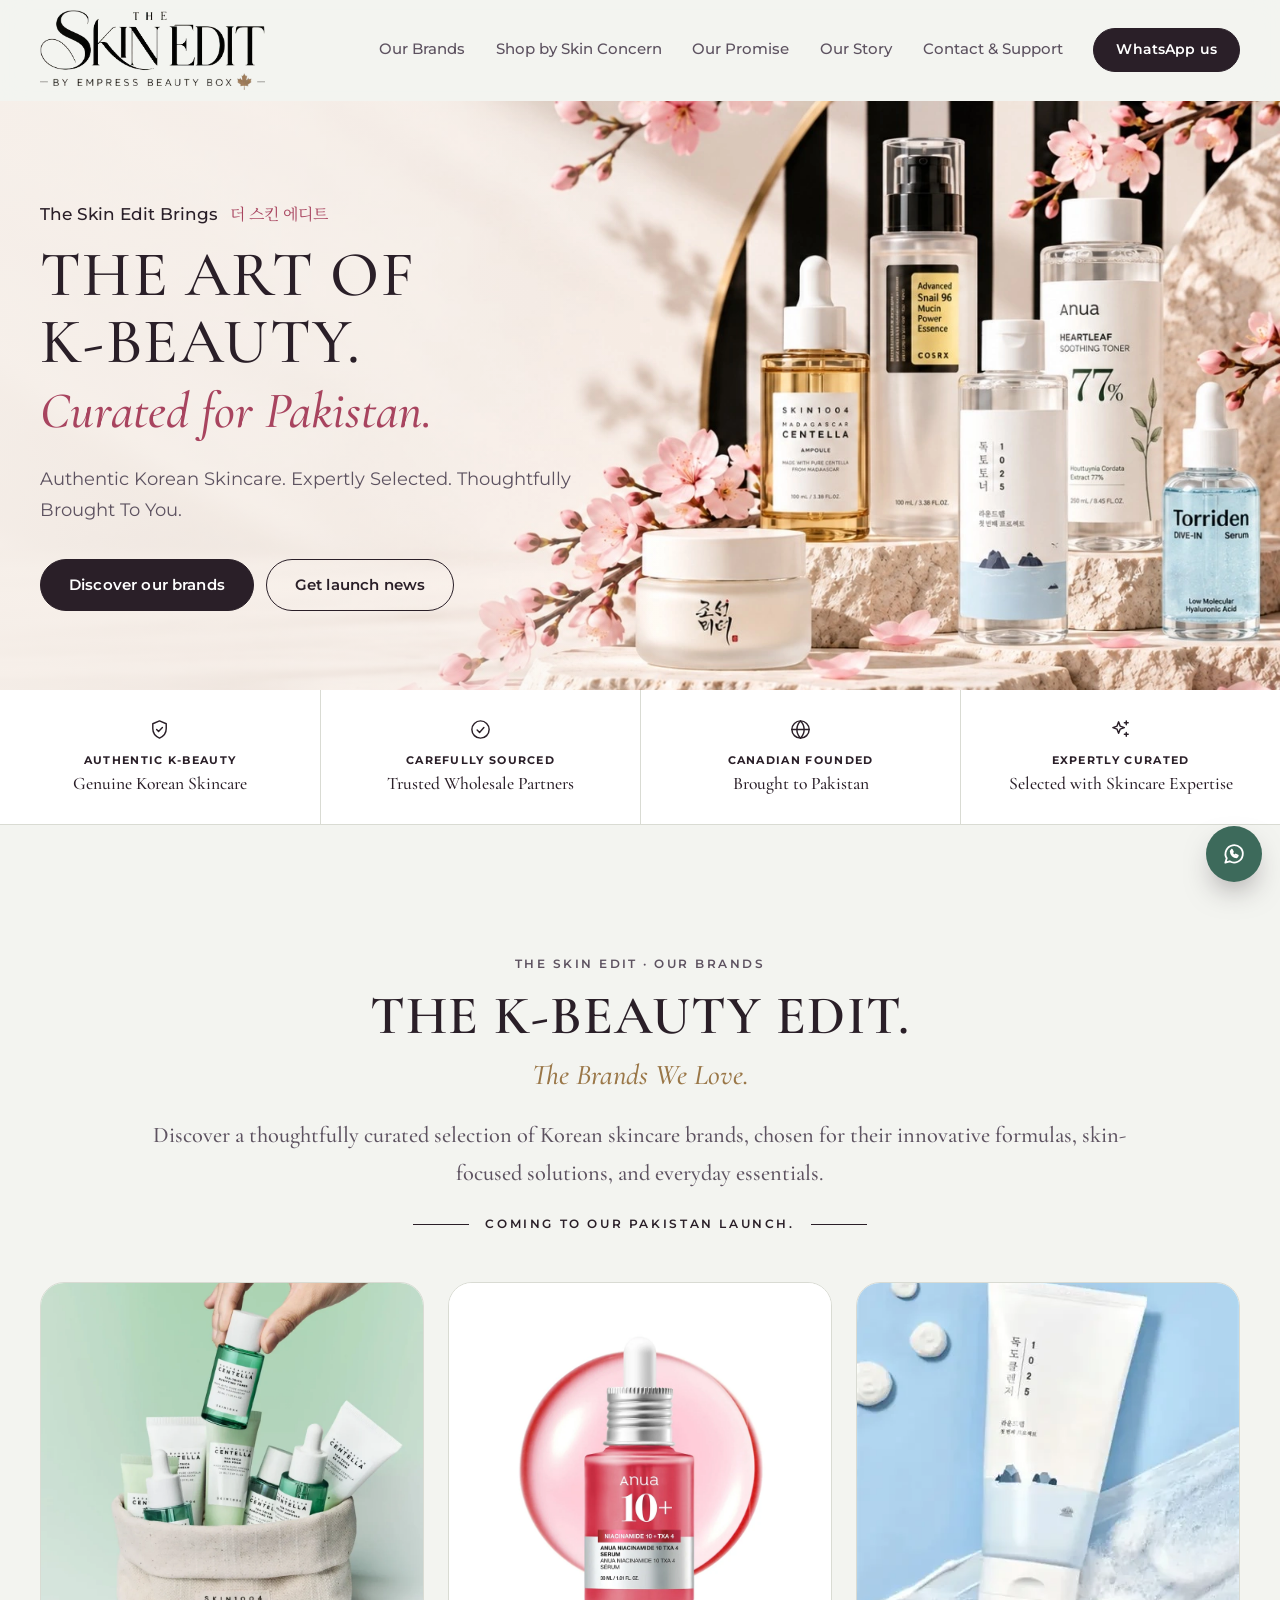
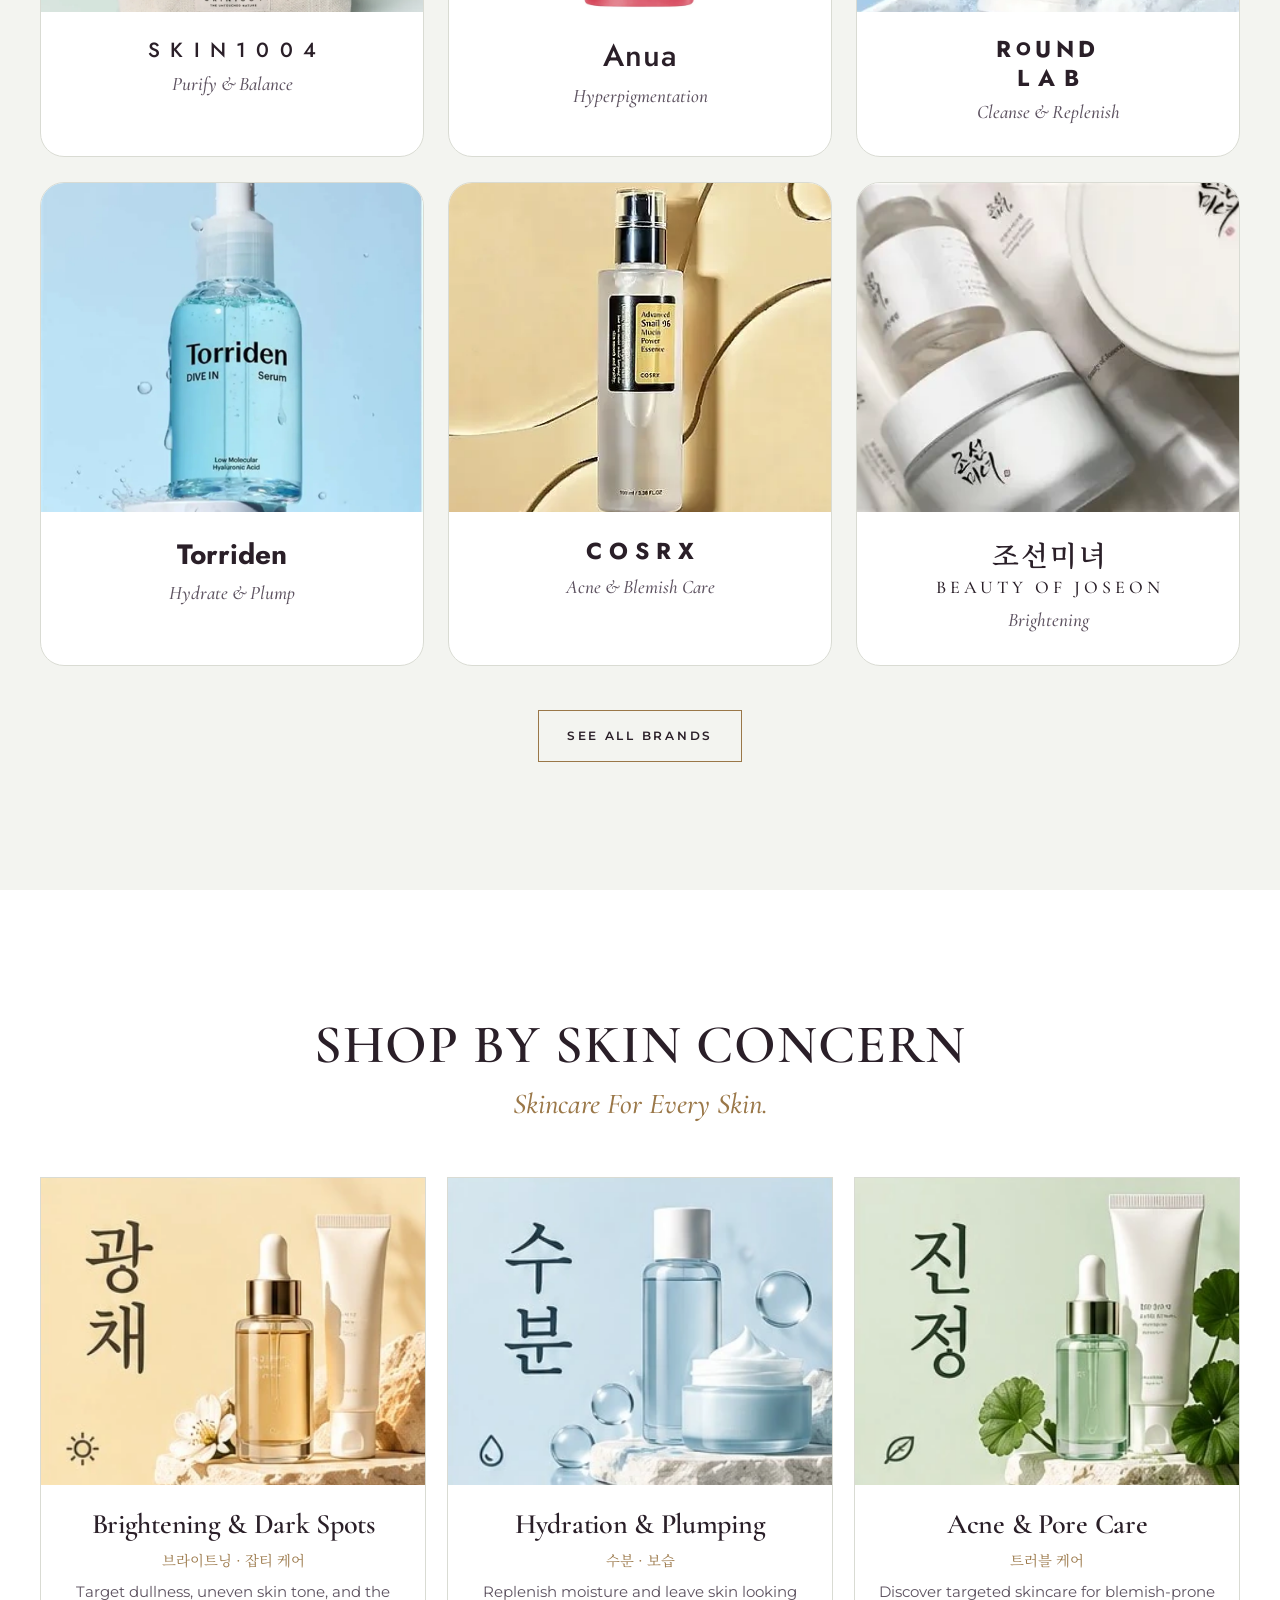
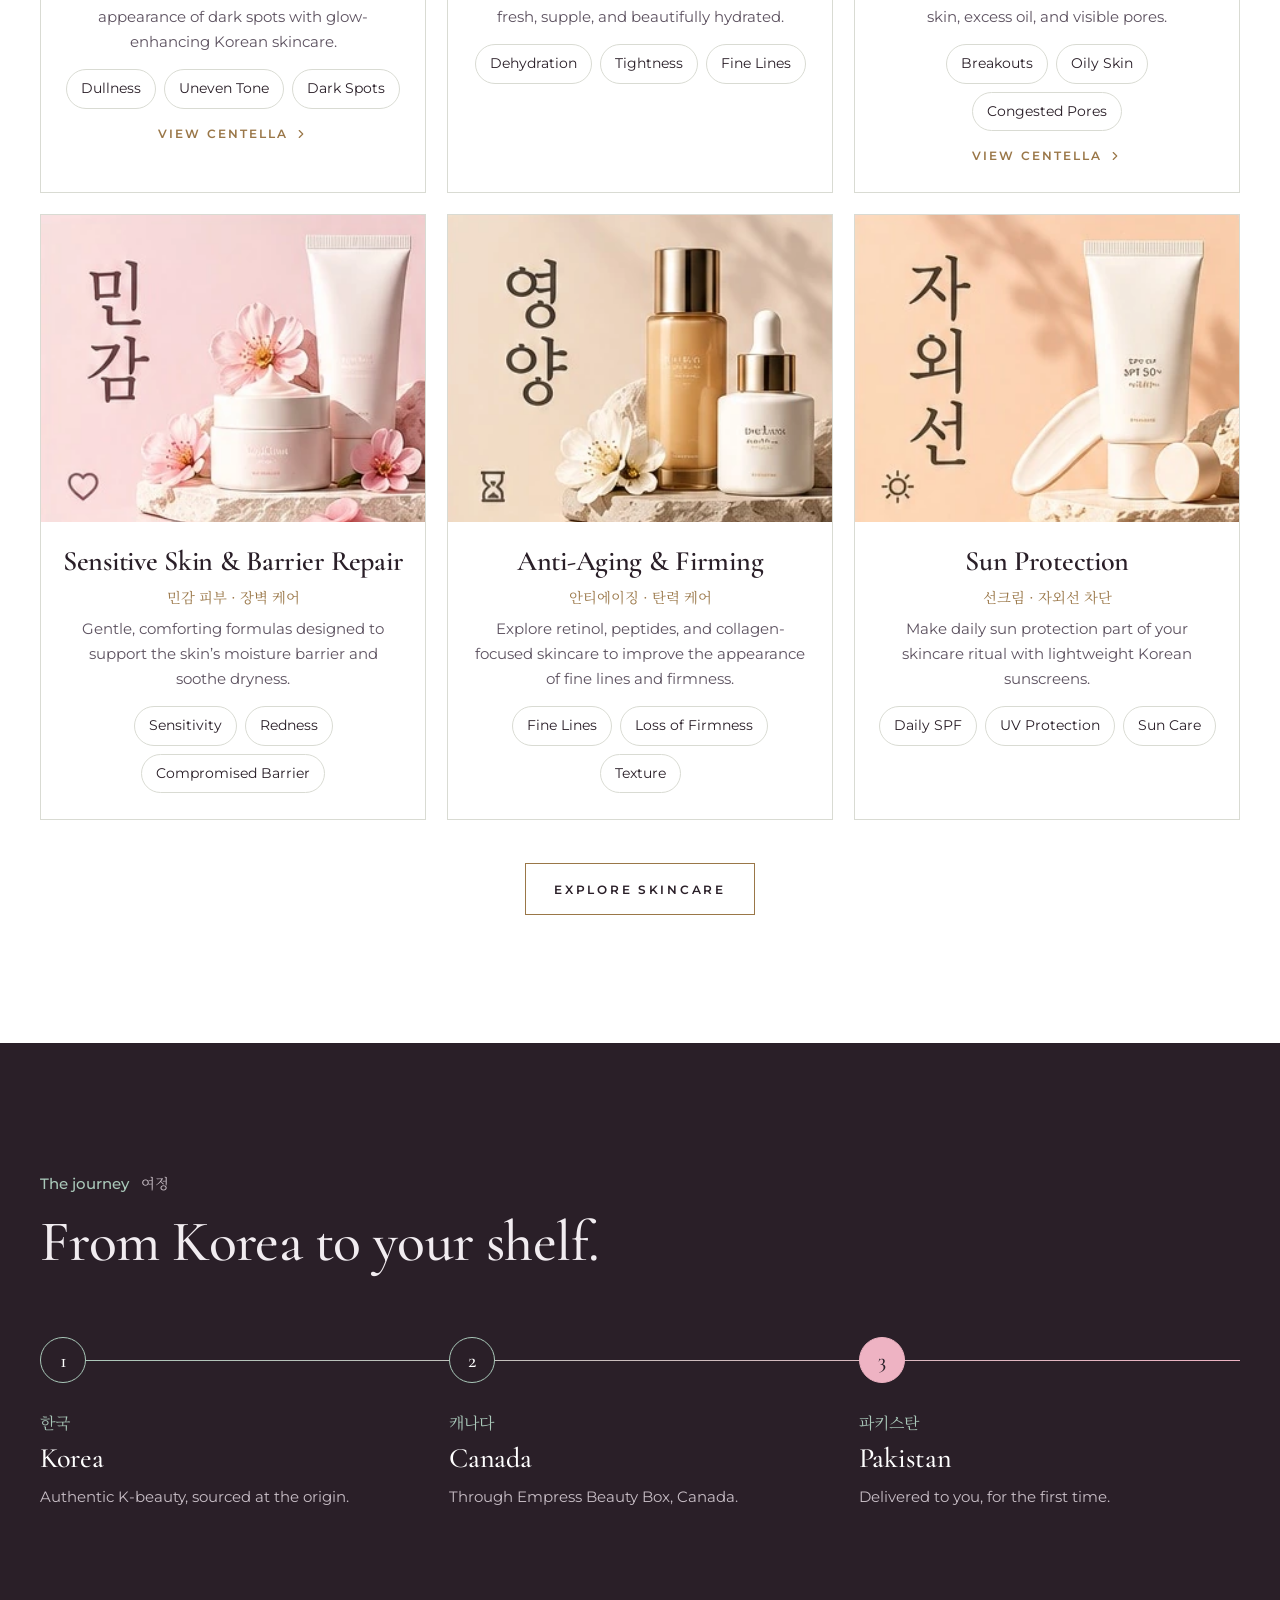
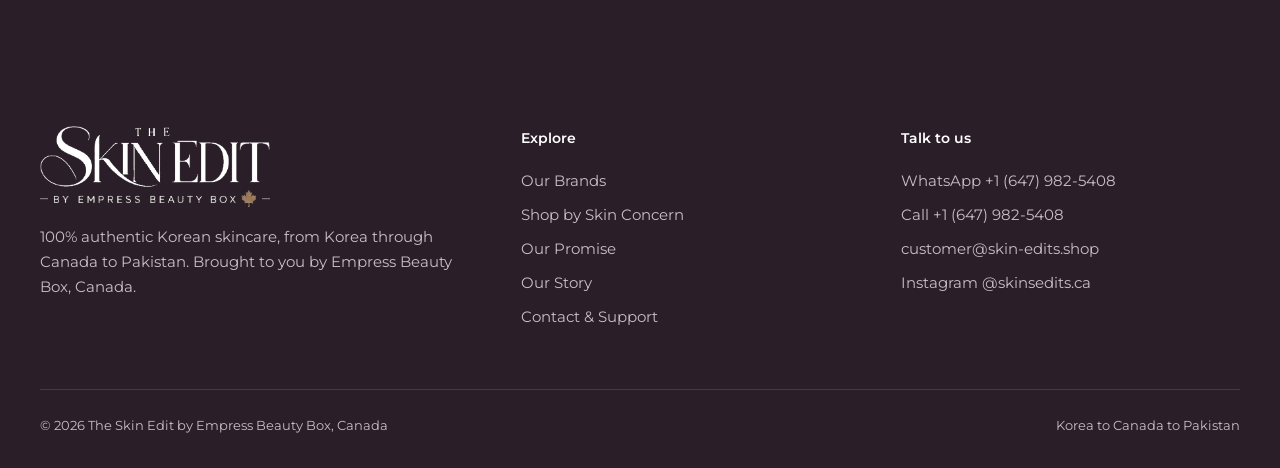
<file: index.html>
<!DOCTYPE html>
<html lang="en">
<head>
  <meta charset="UTF-8" />
  <meta name="viewport" content="width=device-width, initial-scale=1.0" />
  <title>The Skin Edit | Korean Skincare, Coming Soon to Pakistan</title>
  <meta name="description" content="The Skin Edit by Empress Beauty Box: 100% authentic Korean beauty, straight from Canada to Pakistan. Coming soon, for the first time in Pakistan." />
  <link rel="canonical" href="https://skin-edit.ca/" />
  <link rel="icon" type="image/png" sizes="32x32" href="images/favicon-32.png" />
  <link rel="apple-touch-icon" href="images/apple-touch-icon.png" />
  <meta name="theme-color" content="#f3f4f0" />
  <meta property="og:type" content="website" />
  <meta property="og:site_name" content="The Skin Edit" />
  <meta property="og:title" content="The Skin Edit | Korean Skincare, Coming Soon to Pakistan" />
  <meta property="og:description" content="The Skin Edit by Empress Beauty Box: 100% authentic Korean beauty, straight from Canada to Pakistan. Coming soon, for the first time in Pakistan." />
  <meta property="og:url" content="https://skin-edit.ca/" />
  <meta property="og:image" content="https://skin-edit.ca/images/og-image.jpg" />
  <meta property="og:image:width" content="1200" />
  <meta property="og:image:height" content="630" />
  <meta name="twitter:card" content="summary_large_image" />
  <link rel="preload" href="fonts/cormorant-garamond-500-normal.woff2" as="font" type="font/woff2" crossorigin />
  <link rel="preload" href="fonts/montserrat-400.woff2" as="font" type="font/woff2" crossorigin />
  <link rel="stylesheet" href="css/styles.css?v=20261101d" />
  <link rel="stylesheet" href="css/concern-panel.css?v=5" />
</head>
<body>
  <a class="skip" href="#main">Skip to content</a>

  <header class="header">
    <div class="container header-row">
      <a href="index.html" class="logo"><img src="images/logo.webp?v=2" alt="The Skin Edit by Empress Beauty Box, home" width="697" height="245" /></a>
      <nav class="nav" aria-label="Main">
        <a href="brands.html">Our Brands</a>
        <a href="ranges.html">Shop by Skin Concern</a>
        <a href="promise.html">Our Promise</a>
        <a href="journey.html">Our Story</a>
        <a href="contact.html">Contact &amp; Support</a>
        <a href="https://wa.me/16479825408" class="btn" target="_blank" rel="noopener">WhatsApp us</a>
      </nav>
      <button class="menu-btn" id="menuBtn" aria-label="Open menu" aria-expanded="false" aria-controls="mobileMenu"><span></span><span></span><span></span></button>
    </div>
  </header>
  <nav class="mobile-menu" id="mobileMenu" aria-label="Mobile">
    <a href="index.html" aria-current="page">Home</a>
    <a href="brands.html">Our Brands</a>
    <a href="ranges.html">Shop by Skin Concern</a>
    <a href="promise.html">Our Promise</a>
    <a href="journey.html">Our Story</a>
    <a href="contact.html">Contact &amp; Support</a>
    <a href="https://wa.me/16479825408" target="_blank" rel="noopener">WhatsApp us</a>
  </nav>

  <main id="main">
    <section class="hero">
      <div class="container hero-grid">
        <div>
          <p class="kicker brings intro" style="--d: .05s"><span>The Skin Edit Brings</span><span lang="ko">더 스킨 에디트</span></p>
          <h1 class="intro hero-title" style="--d: .15s">THE ART OF <span class="nowrap">K-BEAUTY.</span> <span class="soft">Curated for Pakistan.</span></h1>
          <p class="lead intro" style="--d: .3s">Authentic Korean Skincare. Expertly Selected. Thoughtfully Brought To You.</p>
          <div class="actions intro" style="--d: .45s">
            <a href="brands.html" class="btn">Discover our brands</a>
            <a href="https://wa.me/16479825408?text=Hi%20The%20Skin%20Edit%2C%20please%20tell%20me%20when%20you%20launch%20in%20Pakistan." class="btn btn-line" target="_blank" rel="noopener">Get launch news</a>
          </div>
        </div>
      </div>
      <div class="hero-photo intro" style="--d: .1s">
        <img src="images/hero.webp"
             alt="ROUND LAB, SKIN1004, COSRX, Anua, Torriden and Beauty of Joseon skincare among cherry blossoms" width="1600" height="900" fetchpriority="high" />
      </div>
    </section>

    <section class="facts" aria-label="Why The Skin Edit">
      <div class="container facts-grid">
        <div class="fact">
          <svg viewBox="0 0 24 24" aria-hidden="true"><path d="M12 3l7 3v5c0 5-3.5 8.5-7 10-3.5-1.5-7-5-7-10V6l7-3z" /><path d="M9 12l2 2 4-4" /></svg>
          <strong>Authentic K-Beauty</strong><span>Genuine Korean Skincare</span>
        </div>
        <div class="fact">
          <svg viewBox="0 0 24 24" aria-hidden="true"><circle cx="12" cy="12" r="9" /><path d="M8.5 12.5l2.5 2.5 4.5-5" /></svg>
          <strong>Carefully Sourced</strong><span>Trusted Wholesale Partners</span>
        </div>
        <div class="fact">
          <svg viewBox="0 0 24 24" aria-hidden="true"><circle cx="12" cy="12" r="9" /><path d="M3 12h18M12 3c2.5 2.6 3.8 5.6 3.8 9s-1.3 6.4-3.8 9c-2.5-2.6-3.8-5.6-3.8-9S9.5 5.6 12 3z" /></svg>
          <strong>Canadian Founded</strong><span>Brought to Pakistan</span>
        </div>
        <div class="fact">
          <svg viewBox="0 0 24 24" aria-hidden="true"><path d="M10 4l1.6 4.4L16 10l-4.4 1.6L10 16l-1.6-4.4L4 10l4.4-1.6z" /><path d="M18 3v4M16 5h4M18 15v4M16 17h4" /></svg>
          <strong>Expertly Curated</strong><span>Selected with Skincare Expertise</span>
        </div>
      </div>
    </section>

    <section class="section home-block" id="brands">
      <div class="container">
        <div class="edit-head">
          <p class="edit-eyebrow">The Skin Edit · Our Brands</p>
          <h2 class="edit-title">THE K-BEAUTY EDIT.</h2>
          <p class="edit-sub">The Brands We Love.</p>
          <p class="edit-lead">Discover a thoughtfully curated selection of Korean skincare brands, chosen for their innovative formulas, skin-focused solutions, and everyday essentials.</p>
          <p class="edit-note">Coming to our Pakistan launch.</p>
        </div>
        <div class="brands">
          <article class="brand" style="--tint: #efe3cb">
            <div class="brand-media"><img src="images/brands/skin1004.webp?v=2" alt="skin1004 products" loading="lazy" /></div>
            <h3 class="brand-name skin1004">SKIN1004</h3>
            <p class="brand-tag">Purify &amp; Balance</p>
          </article>
          <article class="brand" style="--tint: #dfe9dc">
            <div class="brand-media"><img src="images/brands/anua.webp?v=2" alt="anua products" loading="lazy" /></div>
            <h3 class="brand-name anua">Anua</h3>
            <p class="brand-tag">Hyperpigmentation</p>
          </article>
          <article class="brand" style="--tint: #dde8ef">
            <div class="brand-media"><img src="images/brands/round-lab.webp?v=2" alt="round lab products" loading="lazy" /></div>
            <h3 class="brand-name roundlab"><span class="l1">R<i>O</i>UND</span><span class="l2">LAB</span></h3>
            <p class="brand-tag">Cleanse &amp; Replenish</p>
          </article>
          <article class="brand" style="--tint: #d8e9f2">
            <div class="brand-media"><img src="images/brands/torriden.webp?v=2" alt="torriden products" loading="lazy" /></div>
            <h3 class="brand-name torriden">Torriden</h3>
            <p class="brand-tag">Hydrate &amp; Plump</p>
          </article>
          <article class="brand" style="--tint: #e9e9e6">
            <div class="brand-media"><img src="images/brands/cosrx.webp?v=2" alt="cosrx products" loading="lazy" /></div>
            <h3 class="brand-name cosrx">COSRX</h3>
            <p class="brand-tag">Acne &amp; Blemish Care</p>
          </article>
          <article class="brand" style="--tint: #f1e8dc">
            <div class="brand-media"><img src="images/brands/beauty-of-joseon.webp?v=2" alt="beauty of joseon products" loading="lazy" /></div>
            <h3 class="brand-name boj"><span class="kr" lang="ko">조선미녀</span><span class="l2">BEAUTY OF JOSEON</span></h3>
            <p class="brand-tag">Brightening</p>
          </article>
        </div>
        <div class="actions centered"><a href="brands.html" class="btn btn-line">See All Brands</a></div>
      </div>
    </section>

    <section class="section home-block alt" id="concerns">
      <div class="container">
        <div class="edit-head">
          <h2 class="edit-title">SHOP BY SKIN CONCERN</h2>
          <p class="edit-sub">Skincare For Every Skin.</p>
        </div>
        <div class="concerns">
              <article class="concern glaze-bright has-link" id="brightening">
                <a class="concern-link" href="brightening.html" aria-label="Centella Brightening &amp; Dark Spots"></a>
                <div class="concern-visual photo"><img src="images/concerns/brightening.webp?v=1" alt="Golden serum and cream on a stone with white blossoms" width="307" height="252" loading="lazy" /></div>
                <div class="concern-body">
                  <h2>Brightening &amp; Dark Spots</h2>
                  <p class="ko" lang="ko">브라이트닝 · 잡티 케어</p>
                  <p>Target dullness, uneven skin tone, and the appearance of dark spots with glow-enhancing Korean skincare.</p>
                  <ul class="best-for"><li>Dullness</li><li>Uneven Tone</li><li>Dark Spots</li></ul>
                  <span class="concern-more">View Centella <svg viewBox="0 0 24 24" aria-hidden="true"><path d="M9 6l6 6-6 6" /></svg></span>
                </div>
              </article>
              <article class="concern glaze-hydra" id="hydrating">
                <div class="concern-visual photo"><img src="images/concerns/hydrating.webp?v=1" alt="Clear toner and hydrating cream with water droplets" width="307" height="252" loading="lazy" /></div>
                <div class="concern-body">
                  <h2>Hydration &amp; Plumping</h2>
                  <p class="ko" lang="ko">수분 · 보습</p>
                  <p>Replenish moisture and leave skin looking fresh, supple, and beautifully hydrated.</p>
                  <ul class="best-for"><li>Dehydration</li><li>Tightness</li><li>Fine Lines</li></ul>
                </div>
              </article>
              <article class="concern glaze-acne has-link" id="acne">
                <a class="concern-link" href="acne.html" aria-label="Centella Acne &amp; Pore Care"></a>
                <div class="concern-visual photo"><img src="images/concerns/acne.webp?v=1" alt="Green serum and tube with centella leaves" width="307" height="252" loading="lazy" /></div>
                <div class="concern-body">
                  <h2>Acne &amp; Pore Care</h2>
                  <p class="ko" lang="ko">트러블 케어</p>
                  <p>Discover targeted skincare for blemish-prone skin, excess oil, and visible pores.</p>
                  <ul class="best-for"><li>Breakouts</li><li>Oily Skin</li><li>Congested Pores</li></ul>
                  <span class="concern-more">View Centella <svg viewBox="0 0 24 24" aria-hidden="true"><path d="M9 6l6 6-6 6" /></svg></span>
                </div>
              </article>
              <article class="concern glaze-sens" id="sensitive">
                <div class="concern-visual photo"><img src="images/concerns/sensitive.webp?v=1" alt="Soft pink cream jar and tube with cherry blossoms" width="307" height="252" loading="lazy" /></div>
                <div class="concern-body">
                  <h2>Sensitive Skin &amp; Barrier Repair</h2>
                  <p class="ko" lang="ko">민감 피부 · 장벽 케어</p>
                  <p>Gentle, comforting formulas designed to support the skin’s moisture barrier and soothe dryness.</p>
                  <ul class="best-for"><li>Sensitivity</li><li>Redness</li><li>Compromised Barrier</li></ul>
                </div>
              </article>
              <article class="concern glaze-dry" id="anti-aging">
                <div class="concern-visual photo"><img src="images/concerns/anti-aging.webp?v=1" alt="Gold essence and white serum with white flowers" width="307" height="252" loading="lazy" /></div>
                <div class="concern-body">
                  <h2>Anti-Aging &amp; Firming</h2>
                  <p class="ko" lang="ko">안티에이징 · 탄력 케어</p>
                  <p>Explore retinol, peptides, and collagen-focused skincare to improve the appearance of fine lines and firmness.</p>
                  <ul class="best-for"><li>Fine Lines</li><li>Loss of Firmness</li><li>Texture</li></ul>
                </div>
              </article>
              <article class="concern glaze-sun" id="sunscreen">
                <div class="concern-visual photo"><img src="images/concerns/sun.webp?v=1" alt="SPF 50 sunscreen tube on a peach background" width="307" height="252" loading="lazy" /></div>
                <div class="concern-body">
                  <h2>Sun Protection</h2>
                  <p class="ko" lang="ko">선크림 · 자외선 차단</p>
                  <p>Make daily sun protection part of your skincare ritual with lightweight Korean sunscreens.</p>
                  <ul class="best-for"><li>Daily SPF</li><li>UV Protection</li><li>Sun Care</li></ul>
                </div>
              </article>
        </div>
        <div class="actions centered"><a href="ranges.html" class="btn btn-line">Explore Skincare</a></div>
      </div>
    </section>

    <section class="section ink" id="journey">
      <div class="container">
        <div class="section-head split-head">
          <div>
            <p class="kicker"><span>The journey</span><span lang="ko">여정</span></p>
            <h2>From Korea to your shelf.</h2>
          </div>
        </div>
        <ol class="route" style="--stops: 3">
          <li class="stop">
            <span class="stop-n">1</span>
            <p class="ko" lang="ko">한국</p>
            <h3>Korea</h3>
            <p>Authentic K-beauty, sourced at the origin.</p>
          </li>
          <li class="stop">
            <span class="stop-n">2</span>
            <p class="ko" lang="ko">캐나다</p>
            <h3>Canada</h3>
            <p>Through Empress Beauty Box, Canada.</p>
          </li>
          <li class="stop">
            <span class="stop-n">3</span>
            <p class="ko" lang="ko">파키스탄</p>
            <h3>Pakistan</h3>
            <p>Delivered to you, for the first time.</p>
          </li>
        </ol>
      </div>
    </section>
  </main>

  <footer class="footer">
    <div class="container footer-grid">
      <div class="footer-brand">
        <img src="images/logo-light.webp?v=2" alt="The Skin Edit by Empress Beauty Box" class="footer-logo" width="697" height="245" loading="lazy" />
        <p>100% authentic Korean skincare, from Korea through Canada to Pakistan. Brought to you by Empress Beauty Box, Canada.</p>
      </div>
      <div>
        <h4>Explore</h4>
        <ul>
          <li><a href="brands.html">Our Brands</a></li>
          <li><a href="ranges.html">Shop by Skin Concern</a></li>
          <li><a href="promise.html">Our Promise</a></li>
          <li><a href="journey.html">Our Story</a></li>
          <li><a href="contact.html">Contact &amp; Support</a></li>
        </ul>
      </div>
      <div>
        <h4>Talk to us</h4>
        <ul>
          <li><a href="https://wa.me/16479825408" target="_blank" rel="noopener">WhatsApp +1 (647) 982-5408</a></li>
          <li><a href="tel:+16479825408">Call +1 (647) 982-5408</a></li>
          <li><a href="mailto:customer@skin-edits.shop">customer@skin-edits.shop</a></li>
          <li><a href="https://www.instagram.com/skinsedits.ca/" target="_blank" rel="noopener">Instagram @skinsedits.ca</a></li>
        </ul>
      </div>
    </div>
    <div class="container footer-base">
      <span>&copy; <span id="year">2026</span> The Skin Edit by Empress Beauty Box, Canada</span>
      <span>Korea to Canada to Pakistan</span>
    </div>
  </footer>

  <a class="wa-float" href="https://wa.me/16479825408" target="_blank" rel="noopener" aria-label="Chat with us on WhatsApp"><svg viewBox="0 0 24 24" aria-hidden="true"><path d="M4 20l1.3-4A8 8 0 1 1 8 18.7L4 20z" /><path d="M9 9.5c0 3 2.5 5.5 5.5 5.5l1-1.5-2-1-1 1c-1-.5-2-1.5-2.5-2.5l1-1-1-2L9 9.5z" /></svg></a>

  <script src="js/script.js?v=20261101d"></script>
  <script src="js/concern-panel.js?v=2"></script>
</body>
</html>
</file>
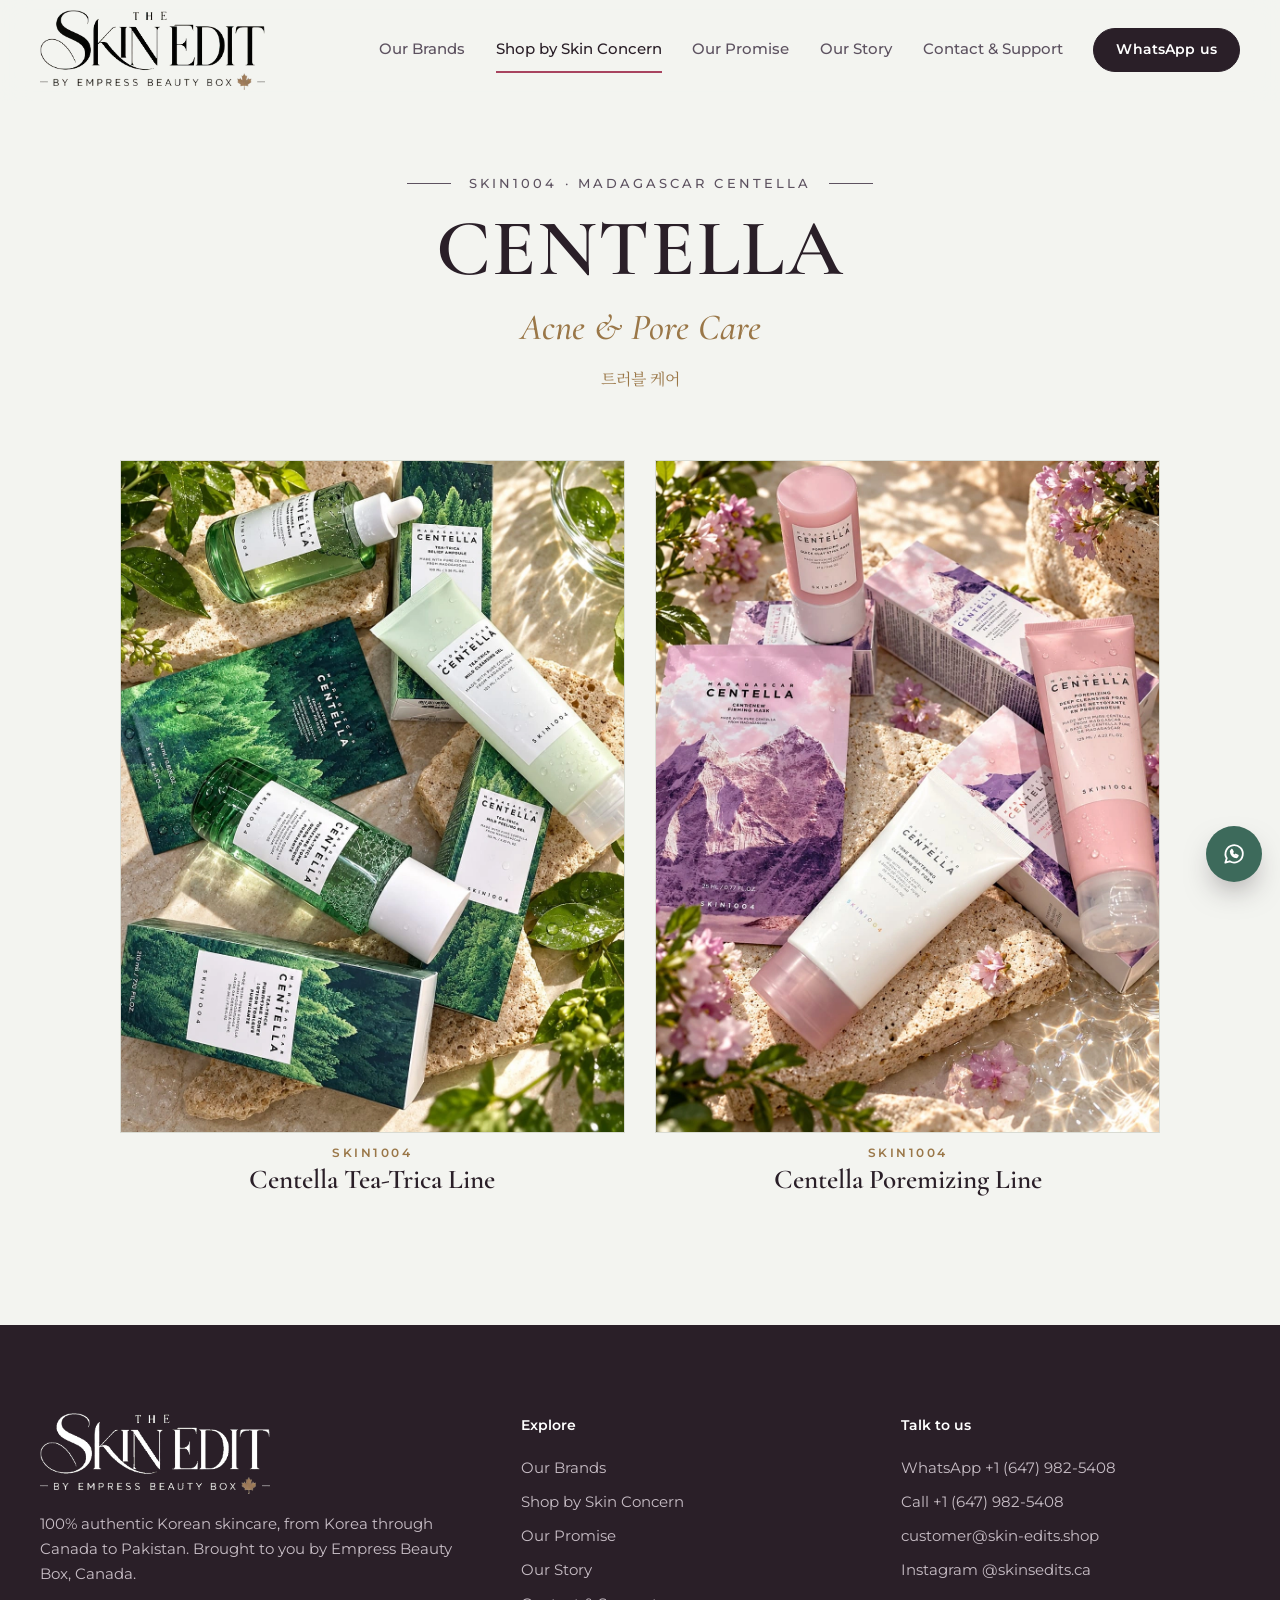
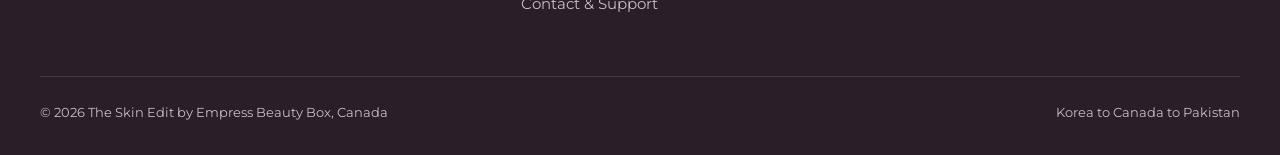
<file: acne.html>
<!DOCTYPE html>
<html lang="en">
<head>
  <meta charset="UTF-8" />
  <meta name="viewport" content="width=device-width, initial-scale=1.0" />
  <title>Centella Acne &amp; Pore Care | The Skin Edit</title>
  <meta name="description" content="SKIN1004 Madagascar Centella Tea-Trica and Poremizing lines for breakouts, oily skin and congested pores. Coming soon to Pakistan." />
  <link rel="canonical" href="https://skin-edit.ca/acne.html" />
  <link rel="icon" type="image/png" sizes="32x32" href="images/favicon-32.png" />
  <link rel="apple-touch-icon" href="images/apple-touch-icon.png" />
  <meta name="theme-color" content="#f3f4f0" />
  <meta property="og:type" content="website" />
  <meta property="og:site_name" content="The Skin Edit" />
  <meta property="og:title" content="Centella Acne &amp; Pore Care | The Skin Edit" />
  <meta property="og:description" content="SKIN1004 Madagascar Centella Tea-Trica and Poremizing lines for breakouts, oily skin and congested pores. Coming soon to Pakistan." />
  <meta property="og:url" content="https://skin-edit.ca/acne.html" />
  <meta property="og:image" content="https://skin-edit.ca/images/og-image.jpg" />
  <meta property="og:image:width" content="1200" />
  <meta property="og:image:height" content="630" />
  <meta name="twitter:card" content="summary_large_image" />
  <link rel="preload" href="fonts/cormorant-garamond-500-normal.woff2" as="font" type="font/woff2" crossorigin />
  <link rel="preload" href="fonts/montserrat-400.woff2" as="font" type="font/woff2" crossorigin />
  <link rel="stylesheet" href="css/styles.css?v=20261101d" />
  <link rel="stylesheet" href="css/concern-panel.css?v=5" />
</head>
<body>
  <a class="skip" href="#main">Skip to content</a>

  <header class="header">
    <div class="container header-row">
      <a href="index.html" class="logo"><img src="images/logo.webp?v=2" alt="The Skin Edit by Empress Beauty Box, home" width="697" height="245" /></a>
      <nav class="nav" aria-label="Main">
        <a href="brands.html">Our Brands</a>
        <a href="ranges.html" aria-current="page">Shop by Skin Concern</a>
        <a href="promise.html">Our Promise</a>
        <a href="journey.html">Our Story</a>
        <a href="contact.html">Contact &amp; Support</a>
        <a href="https://wa.me/16479825408" class="btn" target="_blank" rel="noopener">WhatsApp us</a>
      </nav>
      <button class="menu-btn" id="menuBtn" aria-label="Open menu" aria-expanded="false" aria-controls="mobileMenu"><span></span><span></span><span></span></button>
    </div>
  </header>
  <nav class="mobile-menu" id="mobileMenu" aria-label="Mobile">
    <a href="index.html">Home</a>
    <a href="brands.html">Our Brands</a>
    <a href="ranges.html" aria-current="page">Shop by Skin Concern</a>
    <a href="promise.html">Our Promise</a>
    <a href="journey.html">Our Story</a>
    <a href="contact.html">Contact &amp; Support</a>
    <a href="https://wa.me/16479825408" target="_blank" rel="noopener">WhatsApp us</a>
  </nav>

  <main id="main">
    <section class="edit-hero">
      <div class="container">
        <p class="edit-kicker">SKIN1004 · Madagascar Centella</p>
        <h1 class="edit-title">CENTELLA</h1>
        <p class="edit-sub">Acne &amp; Pore Care</p>
        <p class="ko" lang="ko" style="font-family: var(--font-kr); color: var(--gold); margin-top: 6px;">트러블 케어</p>
      </div>
    </section>

    <section class="section brightening-page acne-page">
      <div class="container">
        <div class="bp-lines">
          <figure class="bp-line">
            <img src="images/products/centella-tea-trica.webp?v=1" alt="SKIN1004 Madagascar Centella Tea-Trica line: relief ampoule, purifying toner, mild cleansing gel and peeling gel" width="1086" height="1448" />
            <figcaption><span>SKIN1004</span>Centella Tea-Trica Line</figcaption>
          </figure>
          <figure class="bp-line">
            <img src="images/products/centella-poremizing.webp?v=1" alt="SKIN1004 Madagascar Centella Poremizing line: deep cleansing foam, quick clay stick mask and firming mask" width="1086" height="1448" />
            <figcaption><span>SKIN1004</span>Centella Poremizing Line</figcaption>
          </figure>
        </div>
      </div>
    </section>
  </main>

  <footer class="footer">
    <div class="container footer-grid">
      <div class="footer-brand">
        <img src="images/logo-light.webp?v=2" alt="The Skin Edit by Empress Beauty Box" class="footer-logo" width="697" height="245" loading="lazy" />
        <p>100% authentic Korean skincare, from Korea through Canada to Pakistan. Brought to you by Empress Beauty Box, Canada.</p>
      </div>
      <div>
        <h4>Explore</h4>
        <ul>
          <li><a href="brands.html">Our Brands</a></li>
          <li><a href="ranges.html">Shop by Skin Concern</a></li>
          <li><a href="promise.html">Our Promise</a></li>
          <li><a href="journey.html">Our Story</a></li>
          <li><a href="contact.html">Contact &amp; Support</a></li>
        </ul>
      </div>
      <div>
        <h4>Talk to us</h4>
        <ul>
          <li><a href="https://wa.me/16479825408" target="_blank" rel="noopener">WhatsApp +1 (647) 982-5408</a></li>
          <li><a href="tel:+16479825408">Call +1 (647) 982-5408</a></li>
          <li><a href="mailto:customer@skin-edits.shop">customer@skin-edits.shop</a></li>
          <li><a href="https://www.instagram.com/skinsedits.ca/" target="_blank" rel="noopener">Instagram @skinsedits.ca</a></li>
        </ul>
      </div>
    </div>
    <div class="container footer-base">
      <span>&copy; <span id="year">2026</span> The Skin Edit by Empress Beauty Box, Canada</span>
      <span>Korea to Canada to Pakistan</span>
    </div>
  </footer>

  <a class="wa-float" href="https://wa.me/16479825408" target="_blank" rel="noopener" aria-label="Chat with us on WhatsApp"><svg viewBox="0 0 24 24" aria-hidden="true"><path d="M4 20l1.3-4A8 8 0 1 1 8 18.7L4 20z" /><path d="M9 9.5c0 3 2.5 5.5 5.5 5.5l1-1.5-2-1-1 1c-1-.5-2-1.5-2.5-2.5l1-1-1-2L9 9.5z" /></svg></a>

  <script src="js/script.js?v=20261101d"></script>
</body>
</html>
</file>
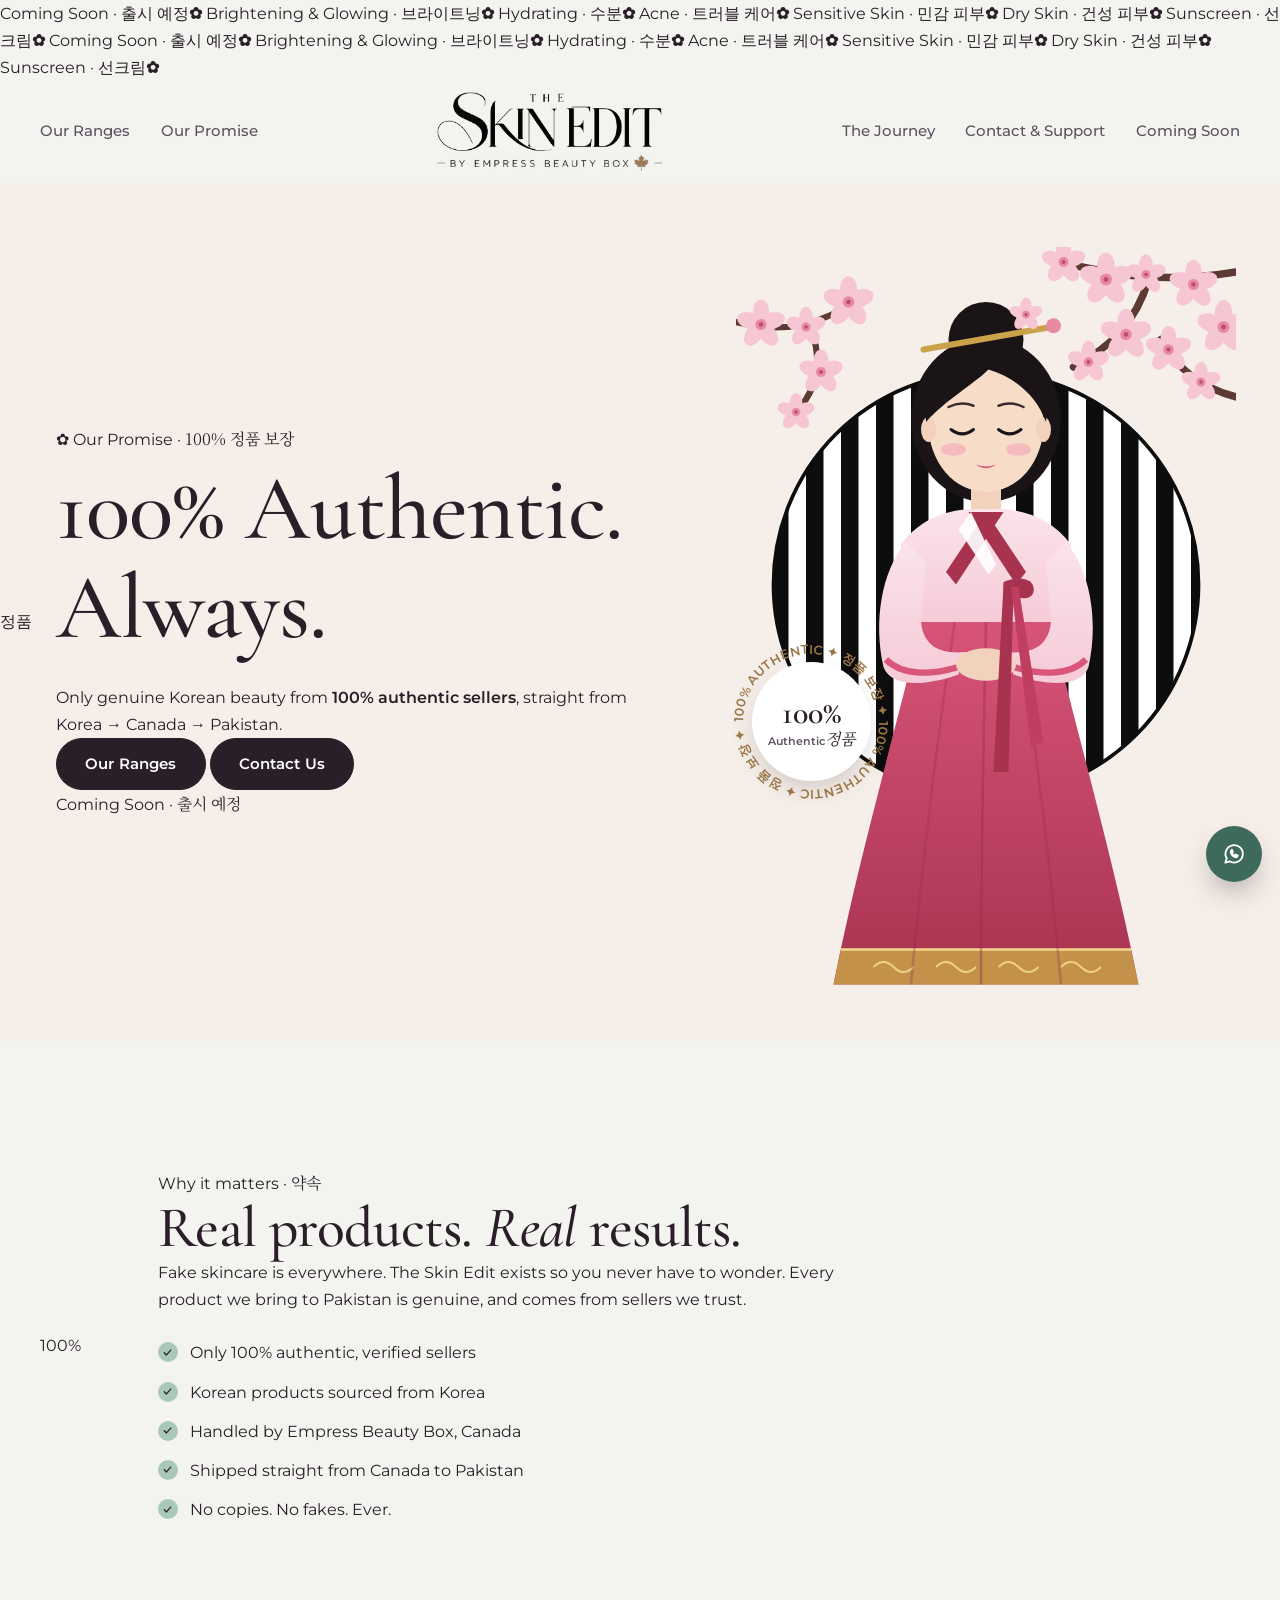
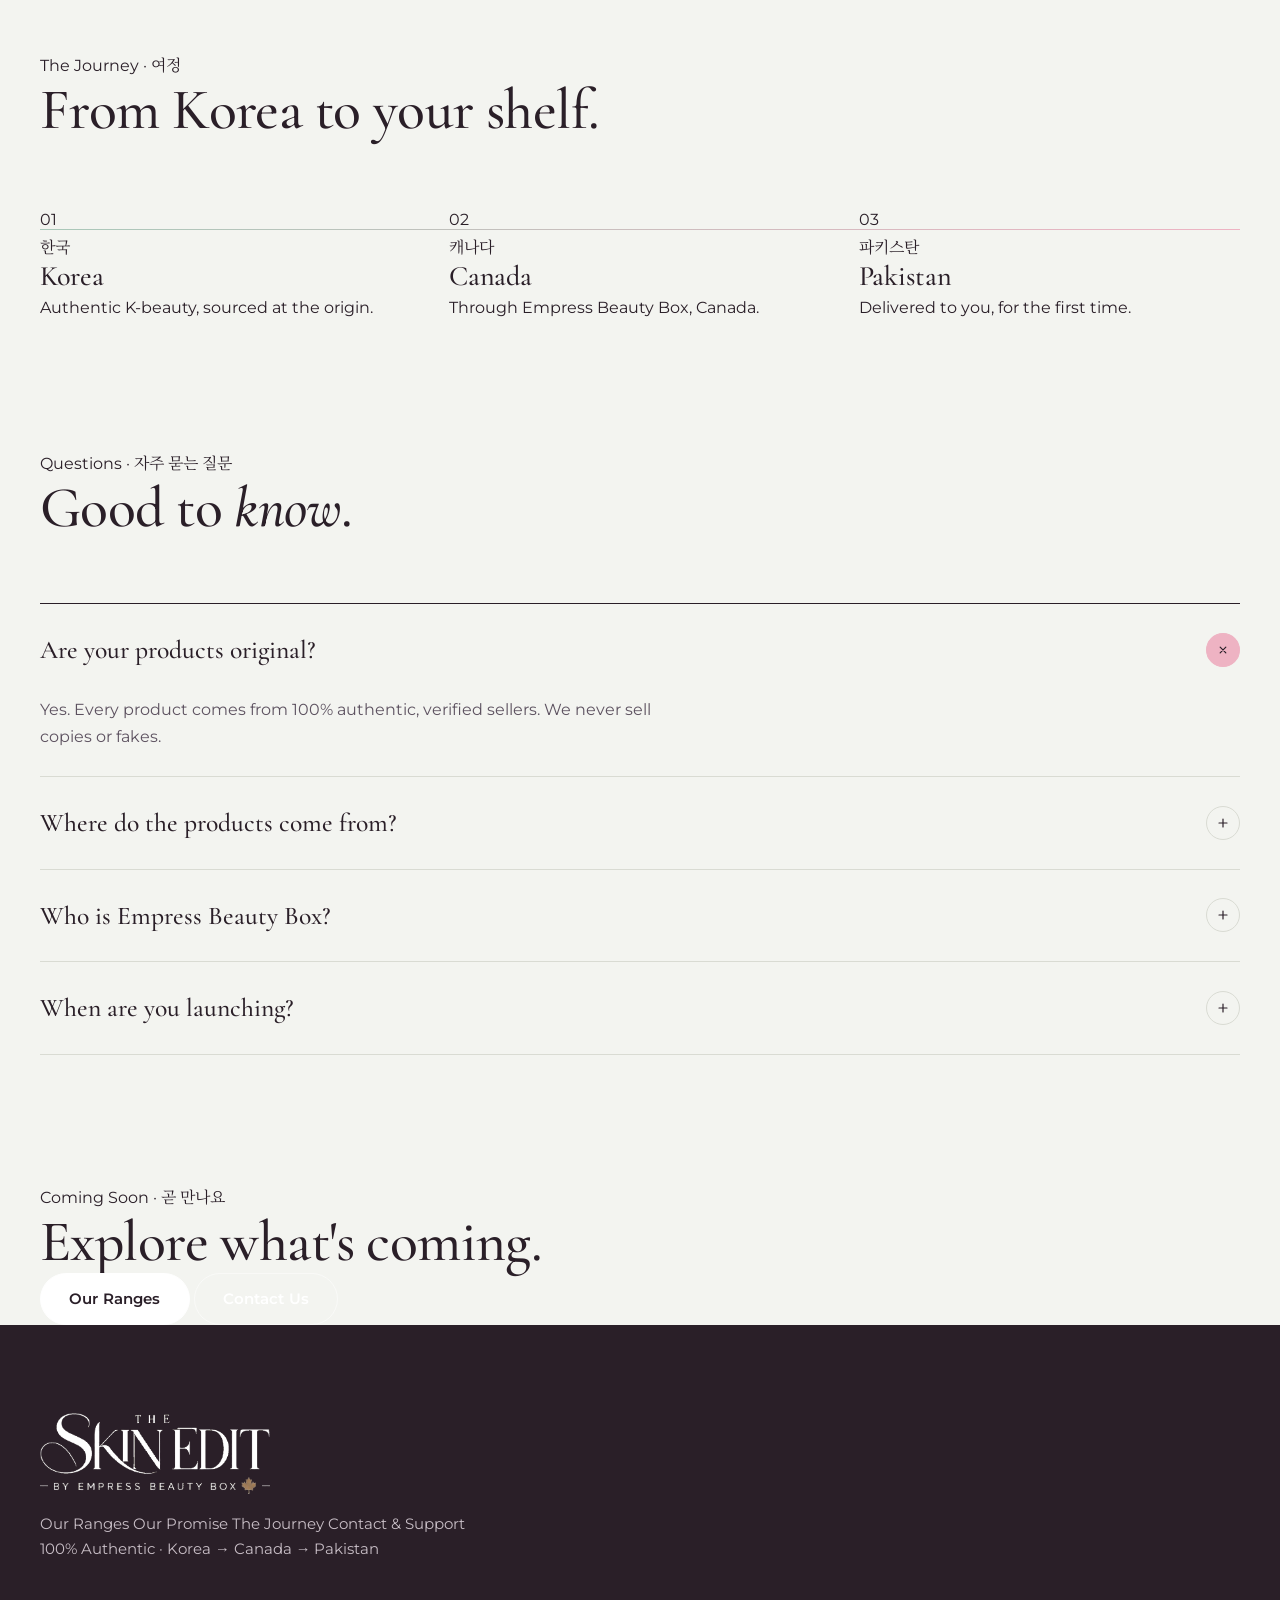
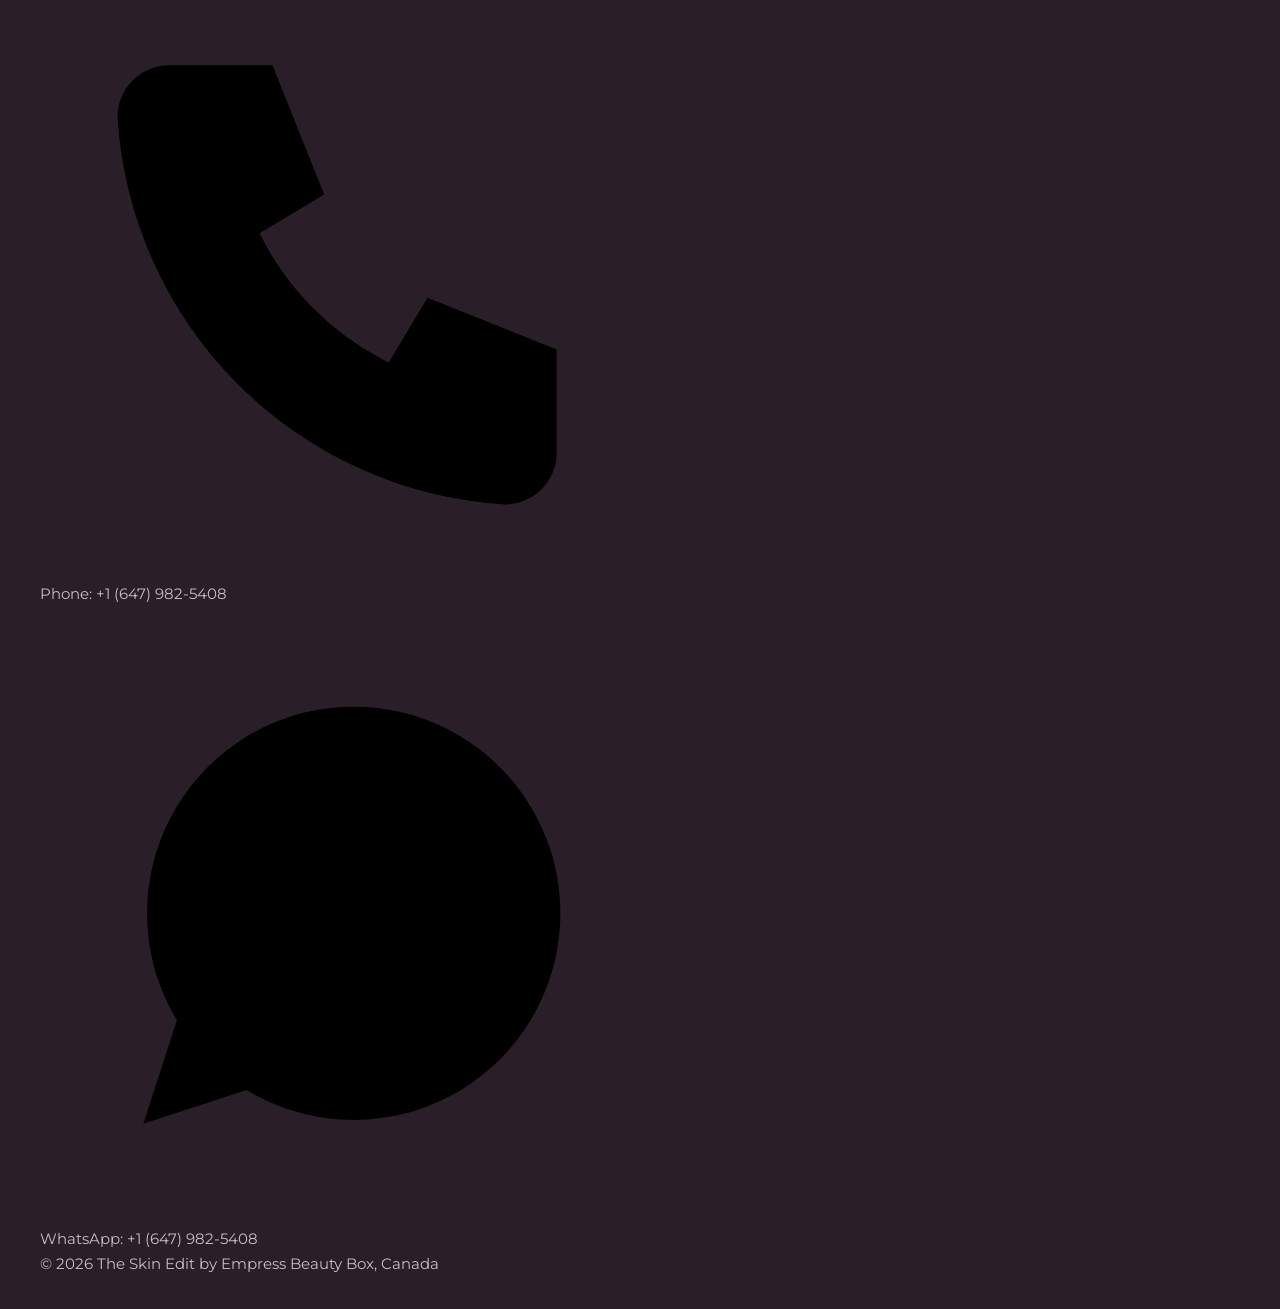
<file: authentic.html>
<!DOCTYPE html>
<html lang="en">
<head>
  <meta charset="UTF-8" />
  <meta name="viewport" content="width=device-width, initial-scale=1.0" />
  <title>100% Authentic — The Skin Edit</title>
  <meta name="description" content="Every product at The Skin Edit is 100% authentic, from Korea through Canada to Pakistan." />
  <link rel="icon" href="images/logo.png" />
  <link rel="preconnect" href="https://fonts.googleapis.com" />
  <link rel="preconnect" href="https://fonts.gstatic.com" crossorigin />
  <link href="https://fonts.googleapis.com/css2?family=Cormorant+Garamond:ital,wght@0,500;0,600;1,500&family=Montserrat:wght@400;500;600;700;800&family=Noto+Serif+KR:wght@400;600&display=swap" rel="stylesheet" />
  <link rel="stylesheet" href="css/styles.css" />
</head>
<body>

  <!-- ===== Scrolling top bar: our ranges ===== -->
  <div class="promo" aria-label="Our ranges, coming soon">
    <div class="promo-track">
      <span>Coming Soon · 출시 예정</span><b>✿</b>
      <span>Brightening &amp; Glowing · 브라이트닝</span><b>✿</b>
      <span>Hydrating · 수분</span><b>✿</b>
      <span>Acne · 트러블 케어</span><b>✿</b>
      <span>Sensitive Skin · 민감 피부</span><b>✿</b>
      <span>Dry Skin · 건성 피부</span><b>✿</b>
      <span>Sunscreen · 선크림</span><b>✿</b>
      <span>Coming Soon · 출시 예정</span><b>✿</b>
      <span>Brightening &amp; Glowing · 브라이트닝</span><b>✿</b>
      <span>Hydrating · 수분</span><b>✿</b>
      <span>Acne · 트러블 케어</span><b>✿</b>
      <span>Sensitive Skin · 민감 피부</span><b>✿</b>
      <span>Dry Skin · 건성 피부</span><b>✿</b>
      <span>Sunscreen · 선크림</span><b>✿</b>
    </div>
  </div>

  <!-- ===== Header ===== -->
  <header class="header" id="top">
    <div class="container header-row">
      <nav class="nav nav-left">
        <a href="index.html#ranges">Our Ranges</a>
        <a href="index.html#promise">Our Promise</a>
      </nav>
      <a href="index.html" class="logo"><img src="images/logo.png" alt="The Skin Edit by Empress Beauty Box" /></a>
      <nav class="nav nav-right">
        <a href="journey.html">The Journey</a>
        <a href="contact.html">Contact &amp; Support</a>
        <a href="index.html#launch" class="nav-pill">Coming Soon</a>
      </nav>
      <button class="menu-btn" id="menuBtn" aria-label="Open menu" aria-expanded="false"><span></span><span></span><span></span></button>
    </div>
    <nav class="mobile-menu" id="mobileMenu">
      <a href="index.html#ranges">Our Ranges</a>
      <a href="index.html#promise">Our Promise</a>
      <a href="journey.html">The Journey</a>
      <a href="contact.html">Contact &amp; Support</a>
      <a href="index.html#launch">Coming Soon</a>
    </nav>
  </header>

  <main>
    <!-- ===== Page banner ===== -->
    <section class="hero hero-page">
      <div class="hero-glow" aria-hidden="true"></div>
      <div class="hero-kr" aria-hidden="true">정품</div>
      <div class="petals" aria-hidden="true">
        <span></span><span></span><span></span><span></span><span></span><span></span>
        <span></span><span></span><span></span><span></span><span></span><span></span>
      </div>
      <div class="container hero-grid">
        <div class="hero-text">
          <p class="tag intro" style="--d: 0.1s">✿ Our Promise · <span lang="ko">100% 정품 보장</span></p>
          <h1>
            <span class="line intro" style="--d: 0.25s">100%</span>
            <span class="line intro" style="--d: 0.40s">Authentic.</span>
            <span class="line intro shimmer" style="--d: 0.55s">Always.</span>
          </h1>
          <p class="hero-sub intro" style="--d: 0.75s">Only genuine Korean beauty from <strong>100% authentic sellers</strong>, straight from Korea → Canada → Pakistan.</p>
          <div class="hero-actions intro" style="--d: 0.9s">
            <a href="ranges.html" class="btn">Our Ranges</a>
            <a href="contact.html" class="btn btn-outline">Contact Us</a>
          </div>
          <div class="soon-badge intro" style="--d: 1s">
            <span class="dot"></span> Coming Soon · <span lang="ko">출시 예정</span>
          </div>
        </div>
        <div class="hero-art intro" style="--d: 0.4s">
          <div class="seal" aria-label="100% authentic">
            <svg viewBox="0 0 200 200" class="seal-ring" aria-hidden="true">
              <defs><path id="sealPath" d="M100 100 m-80 0 a80 80 0 1 1 160 0 a80 80 0 1 1 -160 0" /></defs>
              <text textLength="496" lengthAdjust="spacing"><textPath href="#sealPath" textLength="496" lengthAdjust="spacing">100% AUTHENTIC ✦ 정품 보장 ✦ 100% AUTHENTIC ✦ 정품 보장 ✦</textPath></text>
            </svg>
            <div class="seal-center"><b>100%</b><span>Authentic</span><i lang="ko">정품</i></div>
          </div>
          <div class="float">
        <svg viewBox="0 0 400 600" role="img" aria-label="Illustration of a Korean girl in a hanbok under cherry blossoms">
          <defs>
            <g id="blossom">
              <g fill="#f7c6d3">
                <ellipse cx="0" cy="-9" rx="6" ry="9" />
                <ellipse cx="0" cy="-9" rx="6" ry="9" transform="rotate(72)" />
                <ellipse cx="0" cy="-9" rx="6" ry="9" transform="rotate(144)" />
                <ellipse cx="0" cy="-9" rx="6" ry="9" transform="rotate(216)" />
                <ellipse cx="0" cy="-9" rx="6" ry="9" transform="rotate(288)" />
              </g>
              <circle r="4" fill="#e889a3" />
              <circle r="1.6" fill="#b84d6c" />
            </g>
            <linearGradient id="skirt" x1="0" y1="0" x2="0" y2="1">
              <stop offset="0" stop-color="#d9557a" />
              <stop offset="1" stop-color="#a8334f" />
            </linearGradient>
            <linearGradient id="jacket" x1="0" y1="0" x2="0" y2="1">
              <stop offset="0" stop-color="#fbe3ea" />
              <stop offset="1" stop-color="#f5cbd7" />
            </linearGradient>
          </defs>

          <!-- Sephora-style striped circle behind her -->
          <pattern id="stripes" width="28" height="28" patternUnits="userSpaceOnUse">
            <rect width="28" height="28" fill="#ffffff" />
            <rect width="14" height="28" fill="#0d0d0d" />
          </pattern>
          <circle cx="200" cy="270" r="170" fill="url(#stripes)" />
          <circle cx="200" cy="270" r="170" fill="none" stroke="#0d0d0d" stroke-width="3" />

          <!-- chima (skirt) -->
          <path d="M150 292 C130 380 100 480 78 590 L322 590 C300 480 270 380 250 292 Z" fill="url(#skirt)" />
          <path d="M84 562 L316 562 L322 590 L78 590 Z" fill="#c9a24a" opacity="0.85" />
          <path d="M84 562 L316 562" stroke="#f3d98c" stroke-width="2" />
          <g stroke="#f3d98c" stroke-width="1.5" fill="none" opacity="0.9">
            <path d="M110 576 q8 -8 16 0 q8 8 16 0" /><path d="M160 576 q8 -8 16 0 q8 8 16 0" />
            <path d="M210 576 q8 -8 16 0 q8 8 16 0" /><path d="M260 576 q8 -8 16 0 q8 8 16 0" />
          </g>
          <path d="M200 300 C198 400 196 480 196 590" stroke="#932b45" stroke-width="2" opacity="0.4" fill="none" />
          <path d="M175 300 C160 400 150 480 140 590" stroke="#932b45" stroke-width="2" opacity="0.3" fill="none" />
          <path d="M225 300 C240 400 250 480 260 590" stroke="#932b45" stroke-width="2" opacity="0.3" fill="none" />

          <!-- hair back + bun -->
          <ellipse cx="200" cy="138" rx="60" ry="66" fill="#1b1416" />
          <circle cx="200" cy="74" r="30" fill="#1b1416" />
          <!-- binyeo hairpin -->
          <path d="M150 82 L252 64" stroke="#c9a24a" stroke-width="5" stroke-linecap="round" />
          <circle cx="254" cy="63" r="6" fill="#e889a3" />
          <use href="#blossom" transform="translate(232 54) scale(0.75)" />

          <!-- neck -->
          <rect x="188" y="182" width="24" height="40" rx="8" fill="#f2d2bd" />

          <!-- jeogori (jacket) body -->
          <path d="M132 238 C150 214 176 208 200 210 C224 208 250 214 268 238 L262 300 L138 300 Z" fill="url(#jacket)" />
          <!-- sleeves -->
          <path d="M136 236 C116 260 110 300 118 336 C124 352 150 352 178 342 L184 324 C164 326 150 320 148 300 L152 252 Z" fill="url(#jacket)" />
          <path d="M264 236 C284 260 290 300 282 336 C276 352 250 352 222 342 L216 324 C236 326 250 320 252 300 L248 252 Z" fill="url(#jacket)" />
          <!-- saekdong cuff stripes -->
          <path d="M120 330 C134 344 158 342 178 336" stroke="#d9557a" stroke-width="5" fill="none" />
          <path d="M280 330 C266 344 242 342 222 336" stroke="#d9557a" stroke-width="5" fill="none" />
          <!-- hands -->
          <ellipse cx="200" cy="334" rx="24" ry="13" fill="#f2d2bd" />
          <!-- collar (git) and white dongjeong -->
          <path d="M186 212 L224 270 L232 260 L200 212 Z" fill="#a8334f" />
          <path d="M214 212 L176 270 L168 260 L200 212 Z" fill="#a8334f" />
          <path d="M188 212 L178 226 L202 262 L208 254 Z" fill="#fff" opacity="0.9" />
          <!-- goreum (ribbon) -->
          <path d="M214 268 C228 262 240 266 238 276 C236 284 222 282 214 274 Z" fill="#a8334f" />
          <path d="M214 270 L206 420 L218 420 L222 276 Z" fill="#a8334f" />
          <path d="M220 272 L236 400 L246 396 L226 272 Z" fill="#c03e60" />

          <!-- face -->
          <ellipse cx="200" cy="142" rx="46" ry="54" fill="#f7dcc8" />
          <!-- ears -->
          <ellipse cx="154" cy="146" rx="6" ry="10" fill="#f2d2bd" />
          <ellipse cx="246" cy="146" rx="6" ry="10" fill="#f2d2bd" />
          <!-- front hair with centre part -->
          <path d="M152 140 C150 96 172 82 200 84 C228 82 252 96 248 140 C240 118 222 104 202 98 C190 110 168 122 152 140 Z" fill="#1b1416" />
          <!-- brows -->
          <path d="M170 128 q10 -5 20 -1" stroke="#3a2a2c" stroke-width="2" fill="none" stroke-linecap="round" />
          <path d="M210 127 q10 -4 20 1" stroke="#3a2a2c" stroke-width="2" fill="none" stroke-linecap="round" />
          <!-- closed smiling eyes -->
          <path d="M172 146 q9 7 18 0" stroke="#1b1416" stroke-width="2.4" fill="none" stroke-linecap="round" />
          <path d="M210 146 q9 7 18 0" stroke="#1b1416" stroke-width="2.4" fill="none" stroke-linecap="round" />
          <!-- blush -->
          <ellipse cx="174" cy="162" rx="10" ry="5" fill="#f4a3b5" opacity="0.6" />
          <ellipse cx="226" cy="162" rx="10" ry="5" fill="#f4a3b5" opacity="0.6" />
          <!-- lips -->
          <path d="M192 174 q8 6 16 0 q-8 3 -16 0 Z" fill="#d9557a" />

          <!-- sakura branch -->
          <g class="branch">
            <path d="M400 20 C340 30 300 22 250 10 M330 26 C320 60 300 80 270 96 M400 120 C370 112 352 96 340 74"
                  stroke="#5b3a33" stroke-width="6" fill="none" stroke-linecap="round" />
            <path d="M0 60 C40 70 70 62 100 40 M60 66 C70 92 64 114 50 130"
                  stroke="#5b3a33" stroke-width="5" fill="none" stroke-linecap="round" />
            <use href="#blossom" transform="translate(262 12)" />
            <use href="#blossom" transform="translate(296 26) scale(1.2)" />
            <use href="#blossom" transform="translate(328 22) scale(0.9)" />
            <use href="#blossom" transform="translate(366 30) scale(1.1)" />
            <use href="#blossom" transform="translate(312 70) scale(1.15)" />
            <use href="#blossom" transform="translate(282 92) scale(0.95)" />
            <use href="#blossom" transform="translate(346 82) scale(1.05)" />
            <use href="#blossom" transform="translate(372 108) scale(0.9)" />
            <use href="#blossom" transform="translate(390 64) scale(1.2)" />
            <use href="#blossom" transform="translate(20 62) scale(1.1)" />
            <use href="#blossom" transform="translate(56 64) scale(0.9)" />
            <use href="#blossom" transform="translate(90 44) scale(1.15)" />
            <use href="#blossom" transform="translate(68 100) scale(1)" />
            <use href="#blossom" transform="translate(48 132) scale(0.85)" />
          </g>
        </svg>
          </div>
        </div>
      </div>
    </section>

    <!-- ===== Statement ===== -->
    <section class="section">
      <div class="container statement">
        <div class="statement-big reveal" aria-hidden="true">100<span>%</span></div>
        <div class="statement-text reveal">
          <p class="eyebrow">Why it matters · <span lang="ko">약속</span></p>
          <h2>Real products. <em>Real</em> results.</h2>
          <p>Fake skincare is everywhere. The Skin Edit exists so you never have to wonder. Every product we bring to Pakistan is genuine, and comes from sellers we trust.</p>
          <ul class="checklist">
            <li>Only 100% authentic, verified sellers</li>
            <li>Korean products sourced from Korea</li>
            <li>Handled by Empress Beauty Box, Canada</li>
            <li>Shipped straight from Canada to Pakistan</li>
            <li>No copies. No fakes. Ever.</li>
          </ul>
        </div>
      </div>
    </section>

    <!-- ===== Journey ===== -->
    <section class="journey">
      <div class="container">
        <div class="section-head light reveal">
          <p class="eyebrow">The Journey · <span lang="ko">여정</span></p>
          <h2>From Korea to your shelf.</h2>
        </div>
        <ol class="route">
          <li class="reveal">
            <span class="route-step">01</span>
            <p class="route-kr" lang="ko">한국</p>
            <h3>Korea</h3>
            <p>Authentic K-beauty, sourced at the origin.</p>
          </li>
          <li class="reveal">
            <span class="route-step">02</span>
            <p class="route-kr" lang="ko">캐나다</p>
            <h3>Canada</h3>
            <p>Through Empress Beauty Box, Canada.</p>
          </li>
          <li class="final reveal">
            <span class="route-step">03</span>
            <p class="route-kr" lang="ko">파키스탄</p>
            <h3>Pakistan</h3>
            <p>Delivered to you, for the first time.</p>
          </li>
        </ol>
      </div>
    </section>

    <!-- ===== FAQ ===== -->
    <section class="section">
      <div class="container faq-wrap">
        <div class="section-head reveal">
          <p class="eyebrow">Questions · <span lang="ko">자주 묻는 질문</span></p>
          <h2>Good to <em>know</em>.</h2>
        </div>
        <div class="faq">
          <details class="reveal" open>
            <summary>Are your products original?</summary>
            <p>Yes. Every product comes from 100% authentic, verified sellers. We never sell copies or fakes.</p>
          </details>
          <details class="reveal">
            <summary>Where do the products come from?</summary>
            <p>Korean products are sourced from Korea, brought through Empress Beauty Box in Canada, and shipped straight to Pakistan.</p>
          </details>
          <details class="reveal">
            <summary>Who is Empress Beauty Box?</summary>
            <p>Empress Beauty Box is the Canadian company behind The Skin Edit, bringing authentic K-beauty to Pakistan for the first time.</p>
          </details>
          <details class="reveal">
            <summary>When are you launching?</summary>
            <p>Very soon! The Skin Edit is coming to Pakistan for the first time. <a href="contact.html">Get in touch</a> to hear first.</p>
          </details>
        </div>
      </div>
    </section>

    <!-- ===== CTA ===== -->
    <section class="cta-band">
      <div class="container cta-inner reveal">
        <div>
          <p class="eyebrow">Coming Soon · <span lang="ko">곧 만나요</span></p>
          <h2>Explore what's coming.</h2>
        </div>
        <div class="cta-actions">
          <a href="ranges.html" class="btn btn-light">Our Ranges</a>
          <a href="contact.html" class="btn btn-ghost">Contact Us</a>
        </div>
      </div>
    </section>

  </main>

  <!-- ===== Footer ===== -->
  <footer class="footer">
    <div class="container footer-inner">
      <img src="images/logo-light.png" alt="The Skin Edit by Empress Beauty Box" class="footer-logo" />
      <nav class="footer-links">
        <a href="index.html#ranges">Our Ranges</a>
        <a href="index.html#promise">Our Promise</a>
        <a href="journey.html">The Journey</a>
        <a href="contact.html">Contact &amp; Support</a>
      </nav>
      <p>100% Authentic · Korea → Canada → Pakistan</p>
      <p class="footer-contact">
        <a href="tel:+16479825408"><svg viewBox="0 0 24 24" aria-hidden="true"><path d="M5 4h4l2 5-2.5 1.5a11 11 0 0 0 5 5L15 13l5 2v4a2 2 0 0 1-2 2A16 16 0 0 1 3 6a2 2 0 0 1 2-2z" /></svg> Phone: +1 (647) 982-5408</a>
        <a href="https://wa.me/16479825408" target="_blank" rel="noopener"><svg viewBox="0 0 24 24" aria-hidden="true"><path d="M4 20l1.3-4A8 8 0 1 1 8 18.7L4 20z" /><path d="M9 9.5c0 3 2.5 5.5 5.5 5.5l1-1.5-2-1-1 1c-1-.5-2-1.5-2.5-2.5l1-1-1-2L9 9.5z" /></svg> WhatsApp: +1 (647) 982-5408</a>
      </p>
      <p class="copy">© <span id="year"></span> The Skin Edit by Empress Beauty Box, Canada</p>
    </div>
  </footer>

  <!-- Floating WhatsApp button -->
  <a href="https://wa.me/16479825408" class="wa-float" target="_blank" rel="noopener" aria-label="Chat on WhatsApp: +1 (647) 982-5408"><svg viewBox="0 0 24 24" aria-hidden="true"><path d="M4 20l1.3-4A8 8 0 1 1 8 18.7L4 20z" /><path d="M9 9.5c0 3 2.5 5.5 5.5 5.5l1-1.5-2-1-1 1c-1-.5-2-1.5-2.5-2.5l1-1-1-2L9 9.5z" /></svg></a>

  <script src="js/script.js"></script>
</body>
</html>
</file>
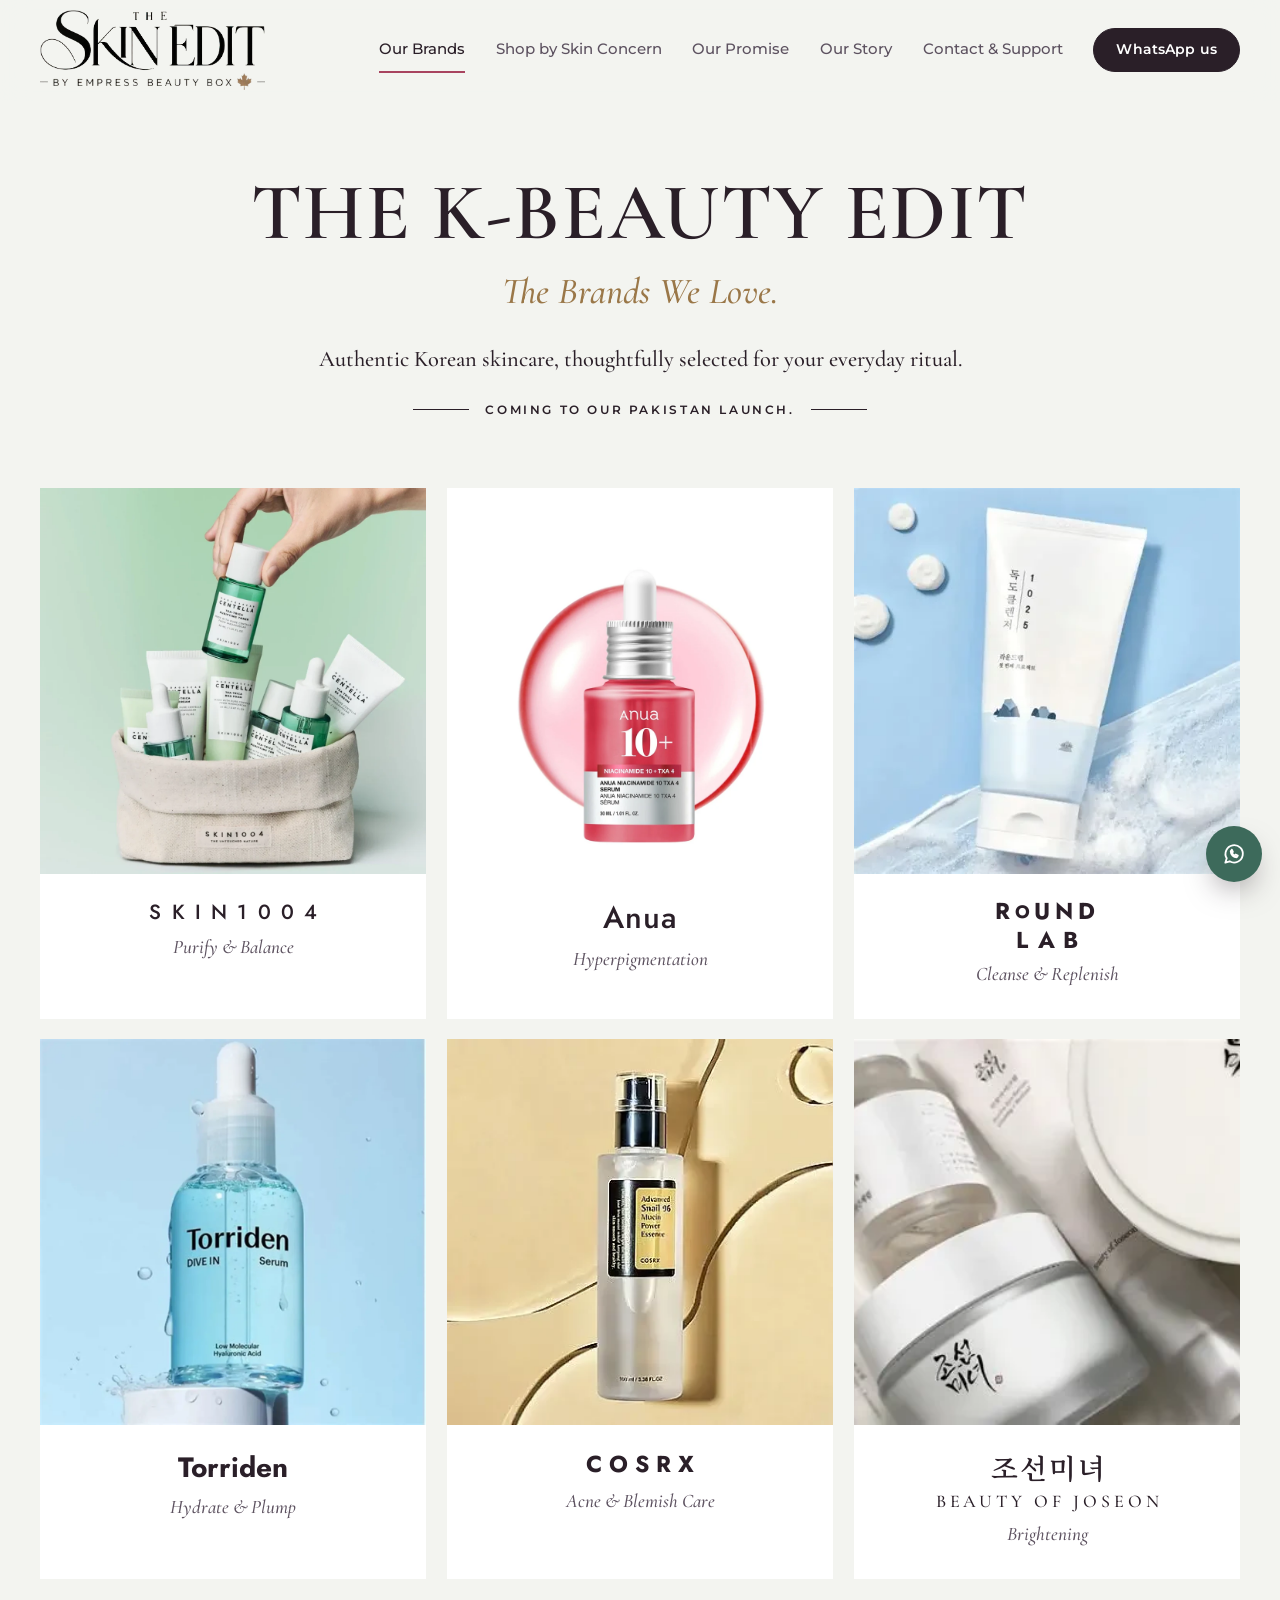
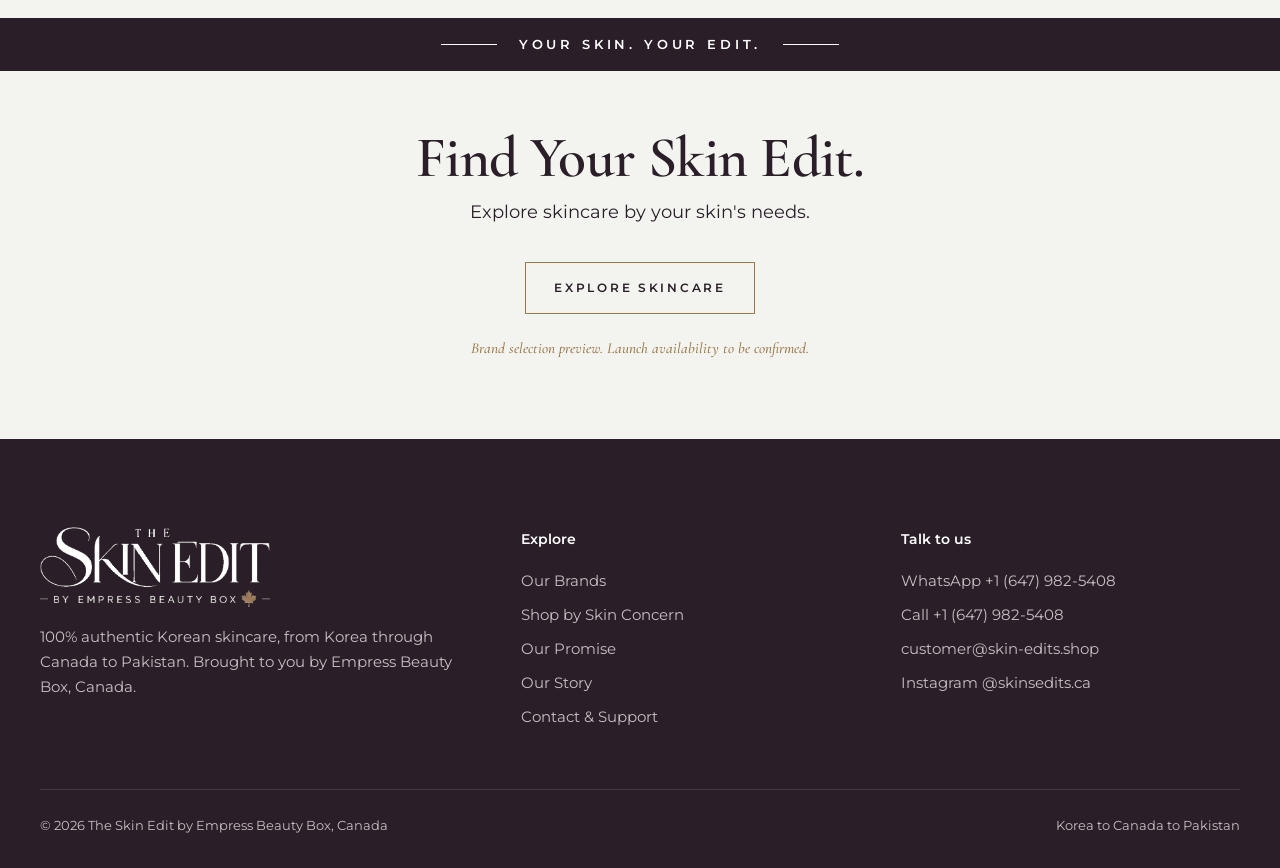
<file: brands.html>
<!DOCTYPE html>
<html lang="en">
<head>
  <meta charset="UTF-8" />
  <meta name="viewport" content="width=device-width, initial-scale=1.0" />
  <title>Our Brands | The K-Beauty Edit | The Skin Edit</title>
  <meta name="description" content="The K-Beauty Edit: ROUND LAB, SKIN1004, Torriden, Anua, Beauty of Joseon and COSRX. 100% authentic Korean skincare, coming soon to Pakistan." />
  <link rel="canonical" href="https://skin-edit.ca/brands.html" />
  <link rel="icon" type="image/png" sizes="32x32" href="images/favicon-32.png" />
  <link rel="apple-touch-icon" href="images/apple-touch-icon.png" />
  <meta name="theme-color" content="#f3f4f0" />
  <meta property="og:type" content="website" />
  <meta property="og:site_name" content="The Skin Edit" />
  <meta property="og:title" content="Our Brands | The K-Beauty Edit | The Skin Edit" />
  <meta property="og:description" content="The K-Beauty Edit: ROUND LAB, SKIN1004, Torriden, Anua, Beauty of Joseon and COSRX. 100% authentic Korean skincare, coming soon to Pakistan." />
  <meta property="og:url" content="https://skin-edit.ca/brands.html" />
  <meta property="og:image" content="https://skin-edit.ca/images/og-image.jpg" />
  <meta property="og:image:width" content="1200" />
  <meta property="og:image:height" content="630" />
  <meta name="twitter:card" content="summary_large_image" />
  <link rel="preload" href="fonts/cormorant-garamond-500-normal.woff2" as="font" type="font/woff2" crossorigin />
  <link rel="preload" href="fonts/montserrat-400.woff2" as="font" type="font/woff2" crossorigin />
  <link rel="stylesheet" href="css/styles.css?v=20261020b" />
</head>
<body>
  <a class="skip" href="#main">Skip to content</a>

  <header class="header">
    <div class="container header-row">
      <a href="index.html" class="logo"><img src="images/logo.webp?v=2" alt="The Skin Edit by Empress Beauty Box, home" width="697" height="245" /></a>
      <nav class="nav" aria-label="Main">
        <a href="brands.html" aria-current="page">Our Brands</a>
        <a href="ranges.html">Shop by Skin Concern</a>
        <a href="promise.html">Our Promise</a>
        <a href="journey.html">Our Story</a>
        <a href="contact.html">Contact &amp; Support</a>
        <a href="https://wa.me/16479825408" class="btn" target="_blank" rel="noopener">WhatsApp us</a>
      </nav>
      <button class="menu-btn" id="menuBtn" aria-label="Open menu" aria-expanded="false" aria-controls="mobileMenu"><span></span><span></span><span></span></button>
    </div>
  </header>
  <nav class="mobile-menu" id="mobileMenu" aria-label="Mobile">
    <a href="index.html">Home</a>
    <a href="brands.html" aria-current="page">Our Brands</a>
    <a href="ranges.html">Shop by Skin Concern</a>
    <a href="promise.html">Our Promise</a>
    <a href="journey.html">Our Story</a>
    <a href="contact.html">Contact &amp; Support</a>
    <a href="https://wa.me/16479825408" target="_blank" rel="noopener">WhatsApp us</a>
  </nav>

  <main id="main">
    <section class="edit-hero">
      <div class="container">
        <h1 class="edit-title">THE K-BEAUTY EDIT</h1>
        <p class="edit-sub">The Brands We Love.</p>
        <p class="edit-lead">Authentic Korean skincare, thoughtfully selected for your everyday ritual.</p>
        <p class="edit-note">Coming to our Pakistan launch.</p>
      </div>
    </section>

    <section class="section edit-grid">
      <div class="container">
        <h2 class="sr-only">Our six launch brands</h2>
        <div class="brands">
          <article class="brand" style="--tint: #efe3cb">
            <div class="brand-media"><img src="images/brands/skin1004.webp?v=2" alt="skin1004 products" loading="lazy" /></div>
            <h3 class="brand-name skin1004">SKIN1004</h3>
            <p class="brand-tag">Purify &amp; Balance</p>
          </article>
          <article class="brand" style="--tint: #dfe9dc">
            <div class="brand-media"><img src="images/brands/anua.webp?v=2" alt="anua products" loading="lazy" /></div>
            <h3 class="brand-name anua">Anua</h3>
            <p class="brand-tag">Hyperpigmentation</p>
          </article>
          <article class="brand" style="--tint: #dde8ef">
            <div class="brand-media"><img src="images/brands/round-lab.webp?v=2" alt="round lab products" loading="lazy" /></div>
            <h3 class="brand-name roundlab"><span class="l1">R<i>O</i>UND</span><span class="l2">LAB</span></h3>
            <p class="brand-tag">Cleanse &amp; Replenish</p>
          </article>
          <article class="brand" style="--tint: #d8e9f2">
            <div class="brand-media"><img src="images/brands/torriden.webp?v=2" alt="torriden products" loading="lazy" /></div>
            <h3 class="brand-name torriden">Torriden</h3>
            <p class="brand-tag">Hydrate &amp; Plump</p>
          </article>
          <article class="brand" style="--tint: #e9e9e6">
            <div class="brand-media"><img src="images/brands/cosrx.webp?v=2" alt="cosrx products" loading="lazy" /></div>
            <h3 class="brand-name cosrx">COSRX</h3>
            <p class="brand-tag">Acne &amp; Blemish Care</p>
          </article>
          <article class="brand" style="--tint: #f1e8dc">
            <div class="brand-media"><img src="images/brands/beauty-of-joseon.webp?v=2" alt="beauty of joseon products" loading="lazy" /></div>
            <h3 class="brand-name boj"><span class="kr" lang="ko">조선미녀</span><span class="l2">BEAUTY OF JOSEON</span></h3>
            <p class="brand-tag">Brightening</p>
          </article>
        </div>
      </div>
    </section>

    <section class="find">
      <p class="find-bar"><span>Your Skin. Your Edit.</span></p>
      <div class="container find-inner">
        <h2>Find Your Skin Edit.</h2>
        <p class="lead">Explore skincare by your skin's needs.</p>
        <div class="actions"><a href="ranges.html" class="btn btn-line">Explore Skincare</a></div>
        <p class="fine">Brand selection preview. Launch availability to be confirmed.</p>
      </div>
    </section>
  </main>

  <footer class="footer">
    <div class="container footer-grid">
      <div class="footer-brand">
        <img src="images/logo-light.webp?v=2" alt="The Skin Edit by Empress Beauty Box" class="footer-logo" width="697" height="245" loading="lazy" />
        <p>100% authentic Korean skincare, from Korea through Canada to Pakistan. Brought to you by Empress Beauty Box, Canada.</p>
      </div>
      <div>
        <h4>Explore</h4>
        <ul>
          <li><a href="brands.html">Our Brands</a></li>
          <li><a href="ranges.html">Shop by Skin Concern</a></li>
          <li><a href="promise.html">Our Promise</a></li>
          <li><a href="journey.html">Our Story</a></li>
          <li><a href="contact.html">Contact &amp; Support</a></li>
        </ul>
      </div>
      <div>
        <h4>Talk to us</h4>
        <ul>
          <li><a href="https://wa.me/16479825408" target="_blank" rel="noopener">WhatsApp +1 (647) 982-5408</a></li>
          <li><a href="tel:+16479825408">Call +1 (647) 982-5408</a></li>
          <li><a href="mailto:customer@skin-edits.shop">customer@skin-edits.shop</a></li>
          <li><a href="https://www.instagram.com/skinsedits.ca/" target="_blank" rel="noopener">Instagram @skinsedits.ca</a></li>
        </ul>
      </div>
    </div>
    <div class="container footer-base">
      <span>&copy; <span id="year">2026</span> The Skin Edit by Empress Beauty Box, Canada</span>
      <span>Korea to Canada to Pakistan</span>
    </div>
  </footer>

  <a class="wa-float" href="https://wa.me/16479825408" target="_blank" rel="noopener" aria-label="Chat with us on WhatsApp"><svg viewBox="0 0 24 24" aria-hidden="true"><path d="M4 20l1.3-4A8 8 0 1 1 8 18.7L4 20z" /><path d="M9 9.5c0 3 2.5 5.5 5.5 5.5l1-1.5-2-1-1 1c-1-.5-2-1.5-2.5-2.5l1-1-1-2L9 9.5z" /></svg></a>

  <script src="js/script.js?v=20261015b"></script>
</body>
</html>
</file>
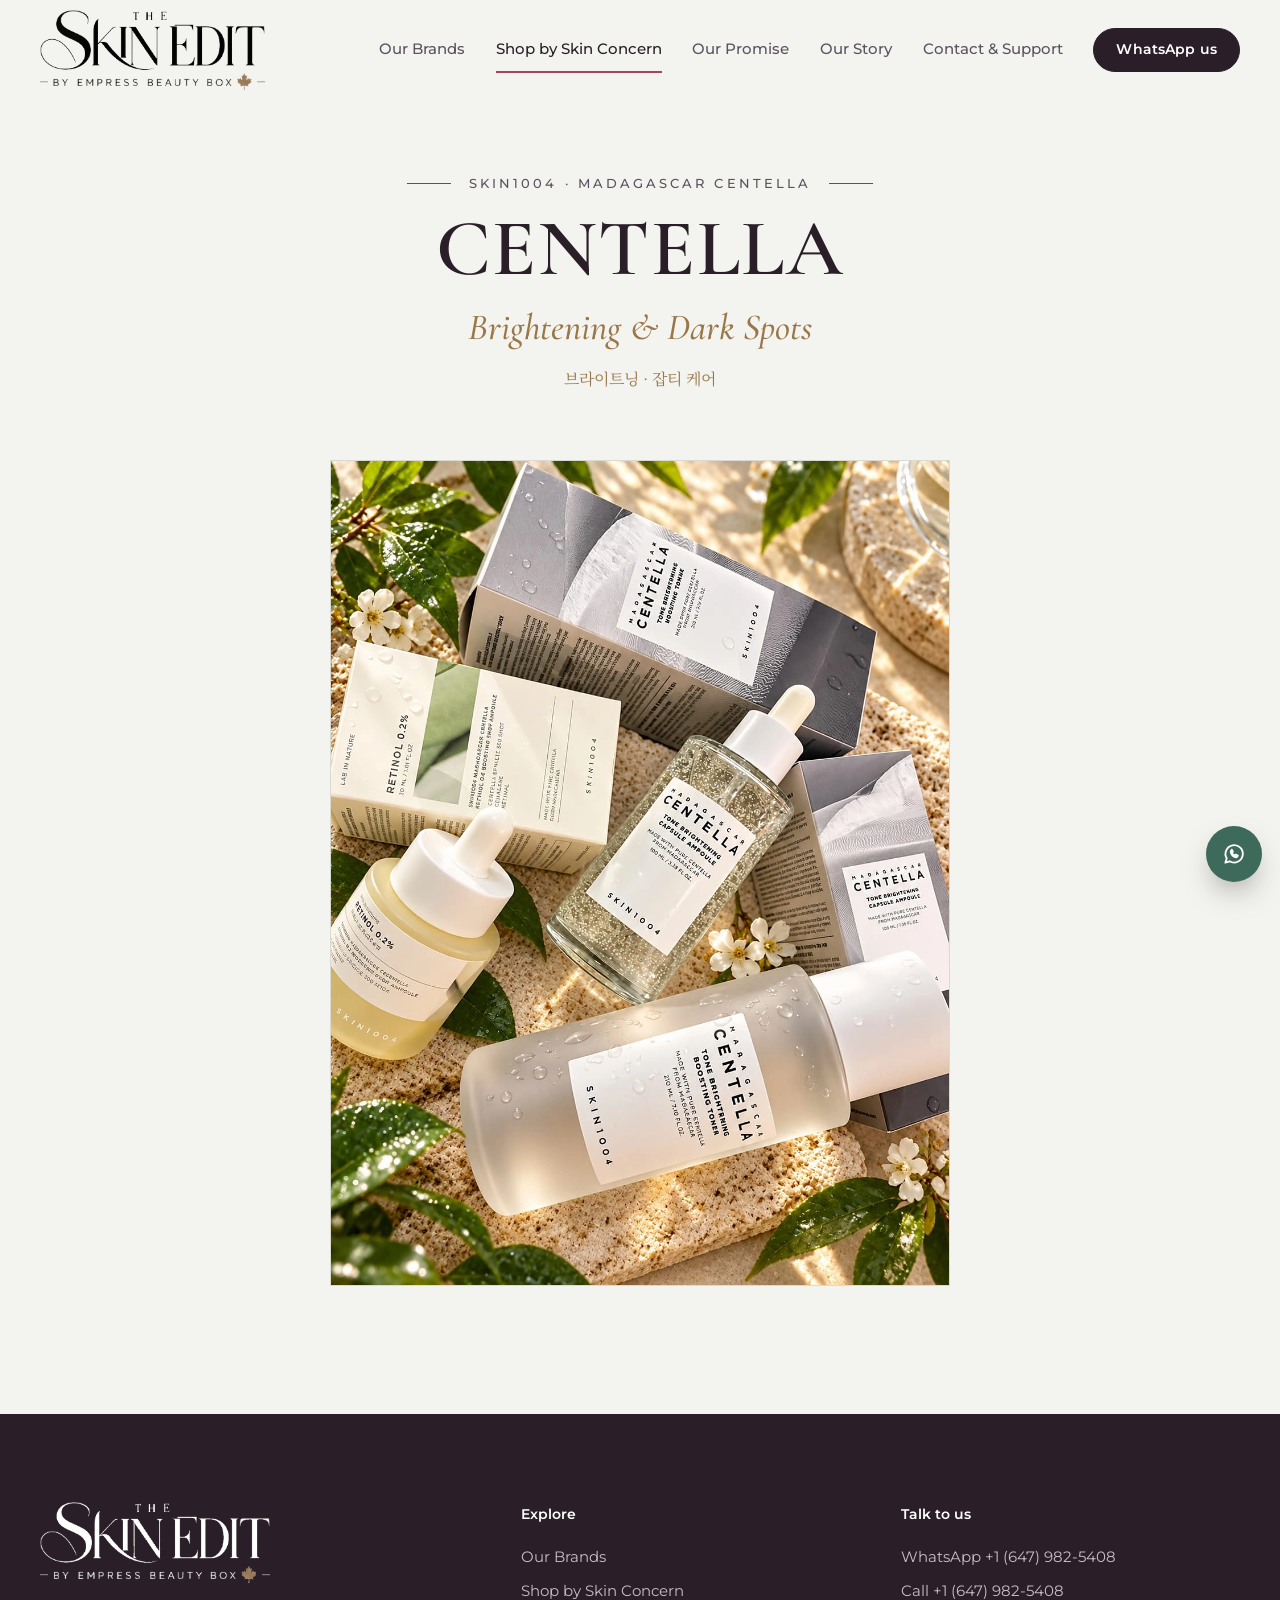
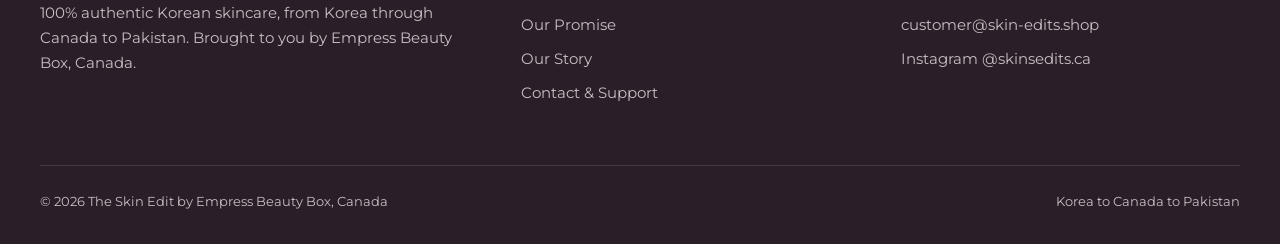
<file: brightening.html>
<!DOCTYPE html>
<html lang="en">
<head>
  <meta charset="UTF-8" />
  <meta name="viewport" content="width=device-width, initial-scale=1.0" />
  <title>Centella Brightening &amp; Dark Spots | The Skin Edit</title>
  <meta name="description" content="SKIN1004 Madagascar Centella Tone Brightening for dullness, uneven tone and dark spots. Coming soon to Pakistan." />
  <link rel="canonical" href="https://skin-edit.ca/brightening.html" />
  <link rel="icon" type="image/png" sizes="32x32" href="images/favicon-32.png" />
  <link rel="apple-touch-icon" href="images/apple-touch-icon.png" />
  <meta name="theme-color" content="#f3f4f0" />
  <meta property="og:type" content="website" />
  <meta property="og:site_name" content="The Skin Edit" />
  <meta property="og:title" content="Centella Brightening &amp; Dark Spots | The Skin Edit" />
  <meta property="og:description" content="SKIN1004 Madagascar Centella Tone Brightening for dullness, uneven tone and dark spots. Coming soon to Pakistan." />
  <meta property="og:url" content="https://skin-edit.ca/brightening.html" />
  <meta property="og:image" content="https://skin-edit.ca/images/og-image.jpg" />
  <meta property="og:image:width" content="1200" />
  <meta property="og:image:height" content="630" />
  <meta name="twitter:card" content="summary_large_image" />
  <link rel="preload" href="fonts/cormorant-garamond-500-normal.woff2" as="font" type="font/woff2" crossorigin />
  <link rel="preload" href="fonts/montserrat-400.woff2" as="font" type="font/woff2" crossorigin />
  <link rel="stylesheet" href="css/styles.css?v=20261101d" />
  <link rel="stylesheet" href="css/concern-panel.css?v=5" />
</head>
<body>
  <a class="skip" href="#main">Skip to content</a>

  <header class="header">
    <div class="container header-row">
      <a href="index.html" class="logo"><img src="images/logo.webp?v=2" alt="The Skin Edit by Empress Beauty Box, home" width="697" height="245" /></a>
      <nav class="nav" aria-label="Main">
        <a href="brands.html">Our Brands</a>
        <a href="ranges.html" aria-current="page">Shop by Skin Concern</a>
        <a href="promise.html">Our Promise</a>
        <a href="journey.html">Our Story</a>
        <a href="contact.html">Contact &amp; Support</a>
        <a href="https://wa.me/16479825408" class="btn" target="_blank" rel="noopener">WhatsApp us</a>
      </nav>
      <button class="menu-btn" id="menuBtn" aria-label="Open menu" aria-expanded="false" aria-controls="mobileMenu"><span></span><span></span><span></span></button>
    </div>
  </header>
  <nav class="mobile-menu" id="mobileMenu" aria-label="Mobile">
    <a href="index.html">Home</a>
    <a href="brands.html">Our Brands</a>
    <a href="ranges.html" aria-current="page">Shop by Skin Concern</a>
    <a href="promise.html">Our Promise</a>
    <a href="journey.html">Our Story</a>
    <a href="contact.html">Contact &amp; Support</a>
    <a href="https://wa.me/16479825408" target="_blank" rel="noopener">WhatsApp us</a>
  </nav>

  <main id="main">
    <section class="edit-hero">
      <div class="container">
        <p class="edit-kicker">SKIN1004 · Madagascar Centella</p>
        <h1 class="edit-title">CENTELLA</h1>
        <p class="edit-sub">Brightening &amp; Dark Spots</p>
        <p class="ko" lang="ko" style="font-family: var(--font-kr); color: var(--gold); margin-top: 6px;">브라이트닝 · 잡티 케어</p>
      </div>
    </section>

    <section class="section brightening-page">
      <div class="container">
        <div class="bp-photo"><img src="images/products/centella-brightening.webp?v=1" alt="SKIN1004 Madagascar Centella Tone Brightening toner, capsule ampoule and Retinol 0.2% ampoule with white blossoms" width="1086" height="1448" /></div>
      </div>
    </section>
  </main>

  <footer class="footer">
    <div class="container footer-grid">
      <div class="footer-brand">
        <img src="images/logo-light.webp?v=2" alt="The Skin Edit by Empress Beauty Box" class="footer-logo" width="697" height="245" loading="lazy" />
        <p>100% authentic Korean skincare, from Korea through Canada to Pakistan. Brought to you by Empress Beauty Box, Canada.</p>
      </div>
      <div>
        <h4>Explore</h4>
        <ul>
          <li><a href="brands.html">Our Brands</a></li>
          <li><a href="ranges.html">Shop by Skin Concern</a></li>
          <li><a href="promise.html">Our Promise</a></li>
          <li><a href="journey.html">Our Story</a></li>
          <li><a href="contact.html">Contact &amp; Support</a></li>
        </ul>
      </div>
      <div>
        <h4>Talk to us</h4>
        <ul>
          <li><a href="https://wa.me/16479825408" target="_blank" rel="noopener">WhatsApp +1 (647) 982-5408</a></li>
          <li><a href="tel:+16479825408">Call +1 (647) 982-5408</a></li>
          <li><a href="mailto:customer@skin-edits.shop">customer@skin-edits.shop</a></li>
          <li><a href="https://www.instagram.com/skinsedits.ca/" target="_blank" rel="noopener">Instagram @skinsedits.ca</a></li>
        </ul>
      </div>
    </div>
    <div class="container footer-base">
      <span>&copy; <span id="year">2026</span> The Skin Edit by Empress Beauty Box, Canada</span>
      <span>Korea to Canada to Pakistan</span>
    </div>
  </footer>

  <a class="wa-float" href="https://wa.me/16479825408" target="_blank" rel="noopener" aria-label="Chat with us on WhatsApp"><svg viewBox="0 0 24 24" aria-hidden="true"><path d="M4 20l1.3-4A8 8 0 1 1 8 18.7L4 20z" /><path d="M9 9.5c0 3 2.5 5.5 5.5 5.5l1-1.5-2-1-1 1c-1-.5-2-1.5-2.5-2.5l1-1-1-2L9 9.5z" /></svg></a>

  <script src="js/script.js?v=20261101d"></script>
</body>
</html>
</file>
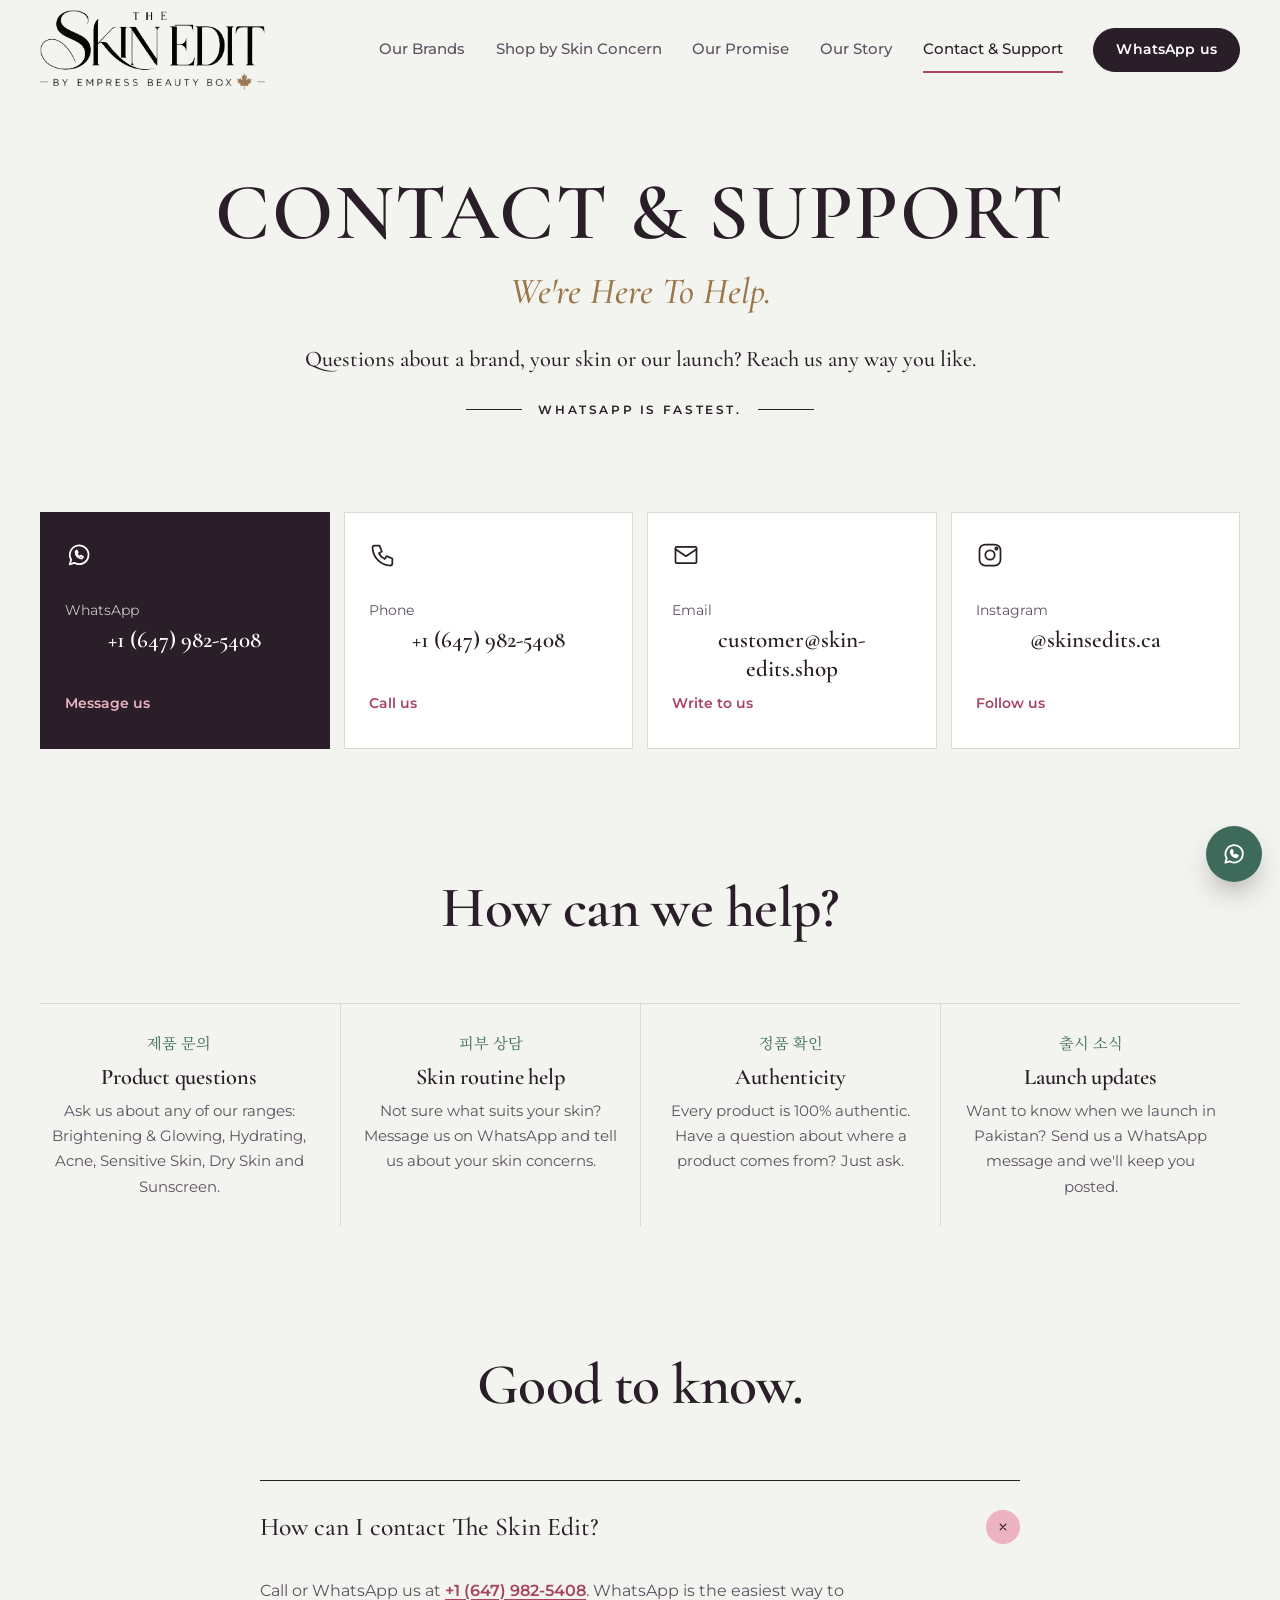
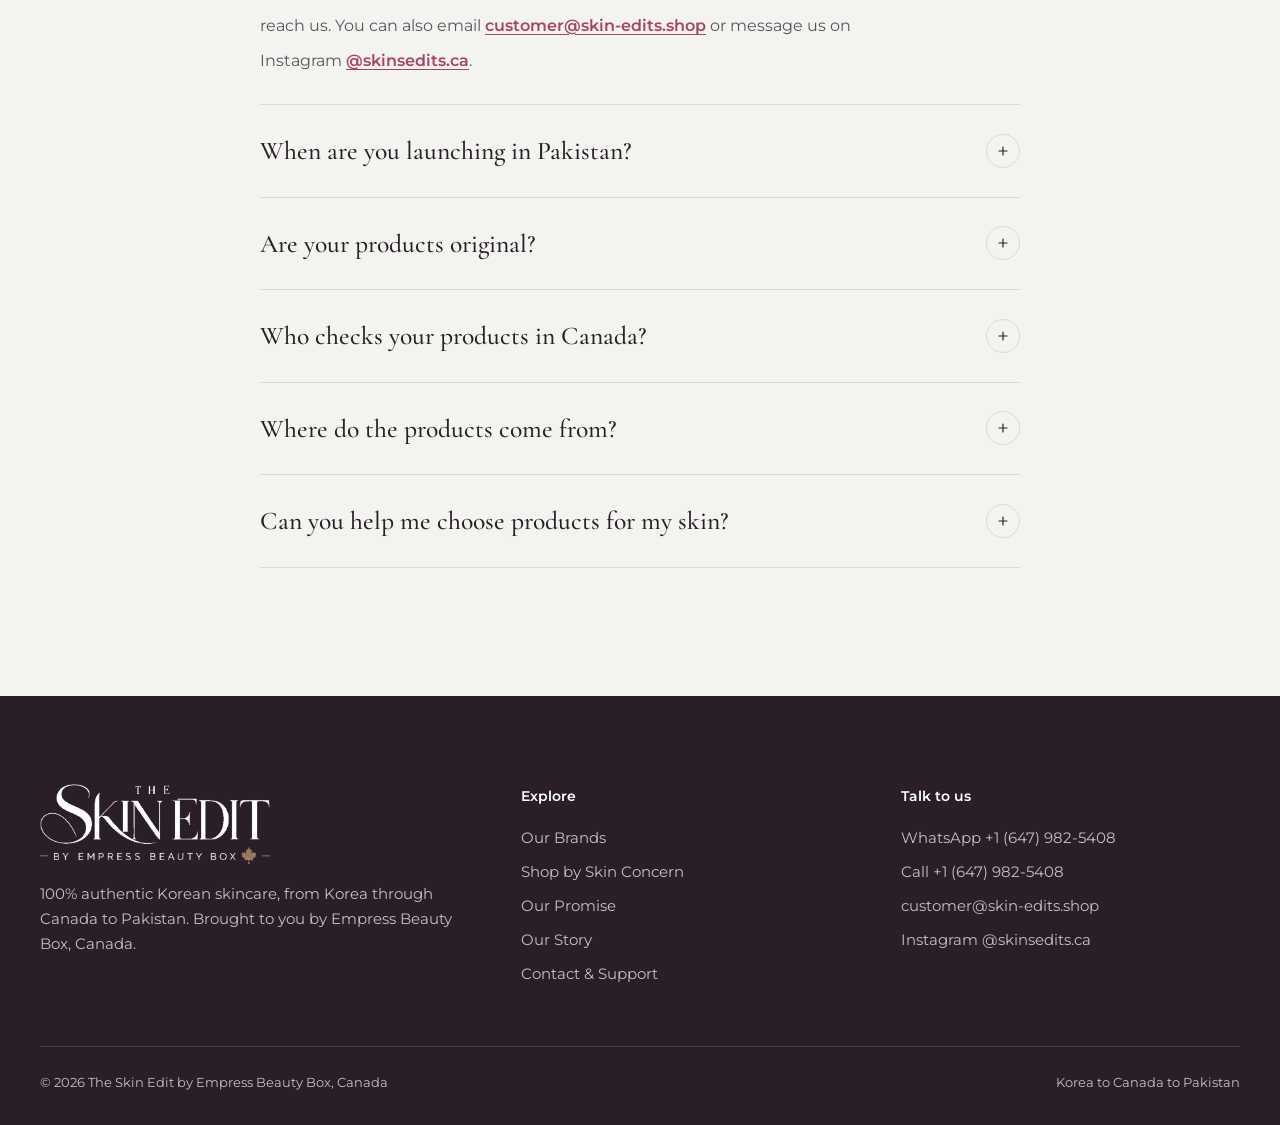
<file: contact.html>
<!DOCTYPE html>
<html lang="en">
<head>
  <meta charset="UTF-8" />
  <meta name="viewport" content="width=device-width, initial-scale=1.0" />
  <title>Contact & Support | The Skin Edit</title>
  <meta name="description" content="Get in touch with The Skin Edit by Empress Beauty Box. Call or WhatsApp +1 (647) 982-5408." />
  <link rel="canonical" href="https://skin-edit.ca/contact.html" />
  <link rel="icon" type="image/png" sizes="32x32" href="images/favicon-32.png" />
  <link rel="apple-touch-icon" href="images/apple-touch-icon.png" />
  <meta name="theme-color" content="#f3f4f0" />
  <meta property="og:type" content="website" />
  <meta property="og:site_name" content="The Skin Edit" />
  <meta property="og:title" content="Contact & Support | The Skin Edit" />
  <meta property="og:description" content="Get in touch with The Skin Edit by Empress Beauty Box. Call or WhatsApp +1 (647) 982-5408." />
  <meta property="og:url" content="https://skin-edit.ca/contact.html" />
  <meta property="og:image" content="https://skin-edit.ca/images/og-image.jpg" />
  <meta property="og:image:width" content="1200" />
  <meta property="og:image:height" content="630" />
  <meta name="twitter:card" content="summary_large_image" />
  <link rel="preload" href="fonts/cormorant-garamond-500-normal.woff2" as="font" type="font/woff2" crossorigin />
  <link rel="preload" href="fonts/montserrat-400.woff2" as="font" type="font/woff2" crossorigin />
  <link rel="stylesheet" href="css/styles.css?v=20261020b" />
</head>
<body>
  <a class="skip" href="#main">Skip to content</a>

  <header class="header">
    <div class="container header-row">
      <a href="index.html" class="logo"><img src="images/logo.webp?v=2" alt="The Skin Edit by Empress Beauty Box, home" width="697" height="245" /></a>
      <nav class="nav" aria-label="Main">
        <a href="brands.html">Our Brands</a>
        <a href="ranges.html">Shop by Skin Concern</a>
        <a href="promise.html">Our Promise</a>
        <a href="journey.html">Our Story</a>
        <a href="contact.html" aria-current="page">Contact &amp; Support</a>
        <a href="https://wa.me/16479825408" class="btn" target="_blank" rel="noopener">WhatsApp us</a>
      </nav>
      <button class="menu-btn" id="menuBtn" aria-label="Open menu" aria-expanded="false" aria-controls="mobileMenu"><span></span><span></span><span></span></button>
    </div>
  </header>
  <nav class="mobile-menu" id="mobileMenu" aria-label="Mobile">
    <a href="index.html">Home</a>
    <a href="brands.html">Our Brands</a>
    <a href="ranges.html">Shop by Skin Concern</a>
    <a href="promise.html">Our Promise</a>
    <a href="journey.html">Our Story</a>
    <a href="contact.html" aria-current="page">Contact &amp; Support</a>
    <a href="https://wa.me/16479825408" target="_blank" rel="noopener">WhatsApp us</a>
  </nav>

  <main id="main">
    <section class="edit-hero">
      <div class="container">
        <h1 class="edit-title">CONTACT &amp; SUPPORT</h1>
        <p class="edit-sub">We're Here To Help.</p>
        <p class="edit-lead">Questions about a brand, your skin or our launch? Reach us any way you like.</p>
        <p class="edit-note">WhatsApp is fastest.</p>
      </div>
    </section>

    <section class="section">
      <div class="container">
        <h2 class="sr-only">Ways to reach us</h2>
        <div class="ways">
          <a class="way primary" href="https://wa.me/16479825408" target="_blank" rel="noopener"><svg viewBox="0 0 24 24" aria-hidden="true"><path d="M4 20l1.3-4A8 8 0 1 1 8 18.7L4 20z" /><path d="M9 9.5c0 3 2.5 5.5 5.5 5.5l1-1.5-2-1-1 1c-1-.5-2-1.5-2.5-2.5l1-1-1-2L9 9.5z" /></svg><span class="label">WhatsApp</span><span class="value">+1 (647) 982-5408</span><span class="go">Message us</span></a>
          <a class="way" href="tel:+16479825408"><svg viewBox="0 0 24 24" aria-hidden="true"><path d="M5 4h4l2 5-2.5 1.5a11 11 0 0 0 5 5L15 13l5 2v4a2 2 0 0 1-2 2A16 16 0 0 1 3 6a2 2 0 0 1 2-2z" /></svg><span class="label">Phone</span><span class="value">+1 (647) 982-5408</span><span class="go">Call us</span></a>
          <a class="way" href="mailto:customer@skin-edits.shop"><svg viewBox="0 0 24 24" aria-hidden="true"><rect x="3" y="5" width="18" height="14" rx="1" /><path d="M3 7l9 6 9-6" /></svg><span class="label">Email</span><span class="value">customer@skin-edits.shop</span><span class="go">Write to us</span></a>
          <a class="way" href="https://www.instagram.com/skinsedits.ca/" target="_blank" rel="noopener"><svg viewBox="0 0 24 24" aria-hidden="true"><rect x="3" y="3" width="18" height="18" rx="5" /><circle cx="12" cy="12" r="4" /><circle cx="17.5" cy="6.5" r="1" /></svg><span class="label">Instagram</span><span class="value">@skinsedits.ca</span><span class="go">Follow us</span></a>
        </div>
      </div>
    </section>

    <section class="section tight">
      <div class="container">
        <div class="section-head centered">
          <h2>How can we help?</h2>
        </div>
        <div class="topics">
          <div class="topic"><p class="ko" lang="ko">제품 문의</p><h3>Product questions</h3><p>Ask us about any of our ranges: Brightening &amp; Glowing, Hydrating, Acne, Sensitive Skin, Dry Skin and Sunscreen.</p></div>
          <div class="topic"><p class="ko" lang="ko">피부 상담</p><h3>Skin routine help</h3><p>Not sure what suits your skin? Message us on WhatsApp and tell us about your skin concerns.</p></div>
          <div class="topic"><p class="ko" lang="ko">정품 확인</p><h3>Authenticity</h3><p>Every product is 100% authentic. Have a question about where a product comes from? Just ask.</p></div>
          <div class="topic"><p class="ko" lang="ko">출시 소식</p><h3>Launch updates</h3><p>Want to know when we launch in Pakistan? Send us a WhatsApp message and we'll keep you posted.</p></div>
        </div>
      </div>
    </section>

    <section class="section tight">
      <div class="narrow">
        <div class="section-head centered">
          <h2>Good to know.</h2>
        </div>
        <div class="faq">
          <details open>
            <summary>How can I contact The Skin Edit?</summary>
            <p>Call or WhatsApp us at <a href="https://wa.me/16479825408" target="_blank" rel="noopener">+1 (647) 982-5408</a>. WhatsApp is the easiest way to reach us. You can also email <a href="mailto:customer@skin-edits.shop">customer@skin-edits.shop</a> or message us on Instagram <a href="https://www.instagram.com/skinsedits.ca/" target="_blank" rel="noopener">@skinsedits.ca</a>.</p>
          </details>
          <details>
            <summary>When are you launching in Pakistan?</summary>
            <p>Very soon! The Skin Edit is coming to Pakistan for the first time. Message us on WhatsApp or follow <a href="https://www.instagram.com/skinsedits.ca/" target="_blank" rel="noopener">@skinsedits.ca</a> on Instagram to hear first.</p>
          </details>
          <details>
            <summary>Are your products original?</summary>
            <p>Yes. Every product comes from 100% authentic, verified sellers. We never sell copies or fakes.</p>
          </details>
          <details>
            <summary>Who checks your products in Canada?</summary>
            <p>Our products come through Empress Beauty Box in Canada and meet Health Canada standards for cosmetics before they are shipped to Pakistan.</p>
          </details>
          <details>
            <summary>Where do the products come from?</summary>
            <p>Korean products are sourced from Korea, brought through Empress Beauty Box in Canada, and shipped straight to Pakistan.</p>
          </details>
          <details>
            <summary>Can you help me choose products for my skin?</summary>
            <p>Of course. Tell us about your skin on WhatsApp and we'll point you to the right range.</p>
          </details>
        </div>
      </div>
    </section>
  </main>

  <footer class="footer">
    <div class="container footer-grid">
      <div class="footer-brand">
        <img src="images/logo-light.webp?v=2" alt="The Skin Edit by Empress Beauty Box" class="footer-logo" width="697" height="245" loading="lazy" />
        <p>100% authentic Korean skincare, from Korea through Canada to Pakistan. Brought to you by Empress Beauty Box, Canada.</p>
      </div>
      <div>
        <h4>Explore</h4>
        <ul>
          <li><a href="brands.html">Our Brands</a></li>
          <li><a href="ranges.html">Shop by Skin Concern</a></li>
          <li><a href="promise.html">Our Promise</a></li>
          <li><a href="journey.html">Our Story</a></li>
          <li><a href="contact.html">Contact &amp; Support</a></li>
        </ul>
      </div>
      <div>
        <h4>Talk to us</h4>
        <ul>
          <li><a href="https://wa.me/16479825408" target="_blank" rel="noopener">WhatsApp +1 (647) 982-5408</a></li>
          <li><a href="tel:+16479825408">Call +1 (647) 982-5408</a></li>
          <li><a href="mailto:customer@skin-edits.shop">customer@skin-edits.shop</a></li>
          <li><a href="https://www.instagram.com/skinsedits.ca/" target="_blank" rel="noopener">Instagram @skinsedits.ca</a></li>
        </ul>
      </div>
    </div>
    <div class="container footer-base">
      <span>&copy; <span id="year">2026</span> The Skin Edit by Empress Beauty Box, Canada</span>
      <span>Korea to Canada to Pakistan</span>
    </div>
  </footer>

  <a class="wa-float" href="https://wa.me/16479825408" target="_blank" rel="noopener" aria-label="Chat with us on WhatsApp"><svg viewBox="0 0 24 24" aria-hidden="true"><path d="M4 20l1.3-4A8 8 0 1 1 8 18.7L4 20z" /><path d="M9 9.5c0 3 2.5 5.5 5.5 5.5l1-1.5-2-1-1 1c-1-.5-2-1.5-2.5-2.5l1-1-1-2L9 9.5z" /></svg></a>

  <script src="js/script.js?v=20261015b"></script>
</body>
</html>
</file>
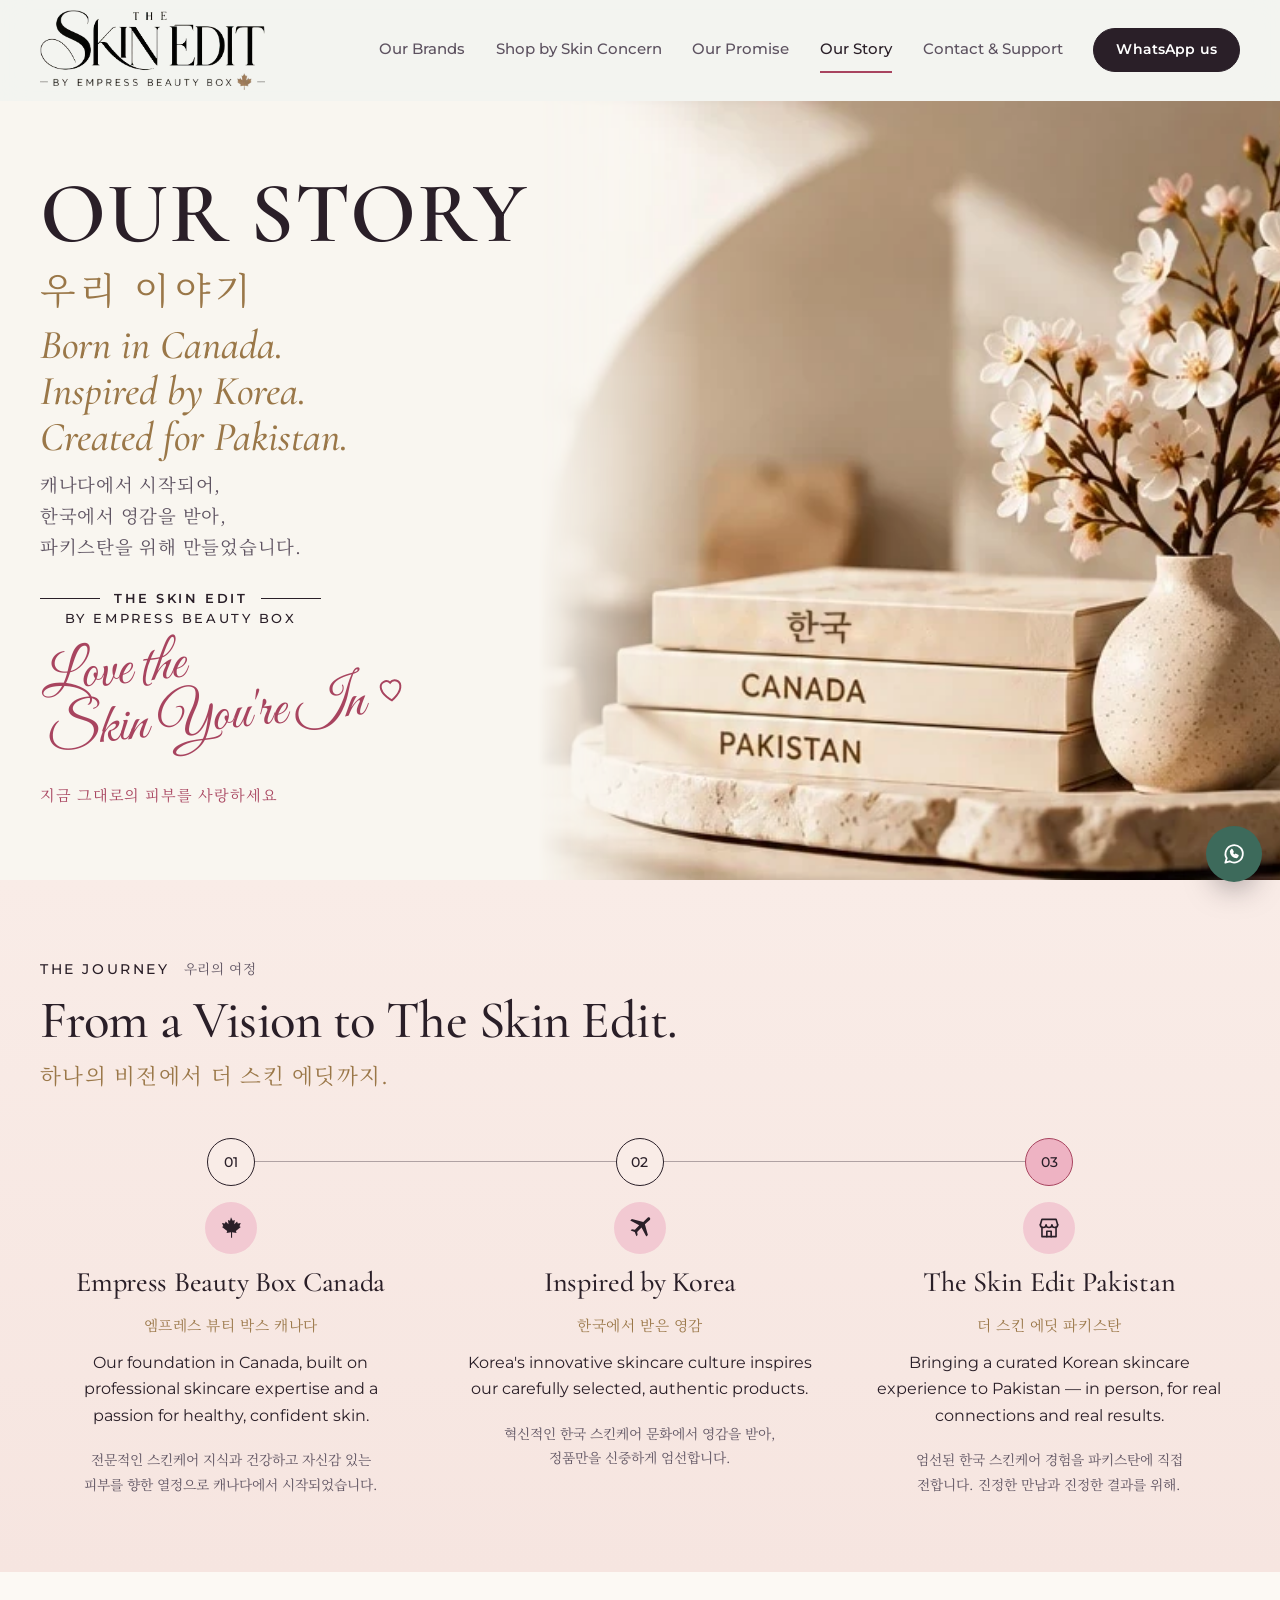
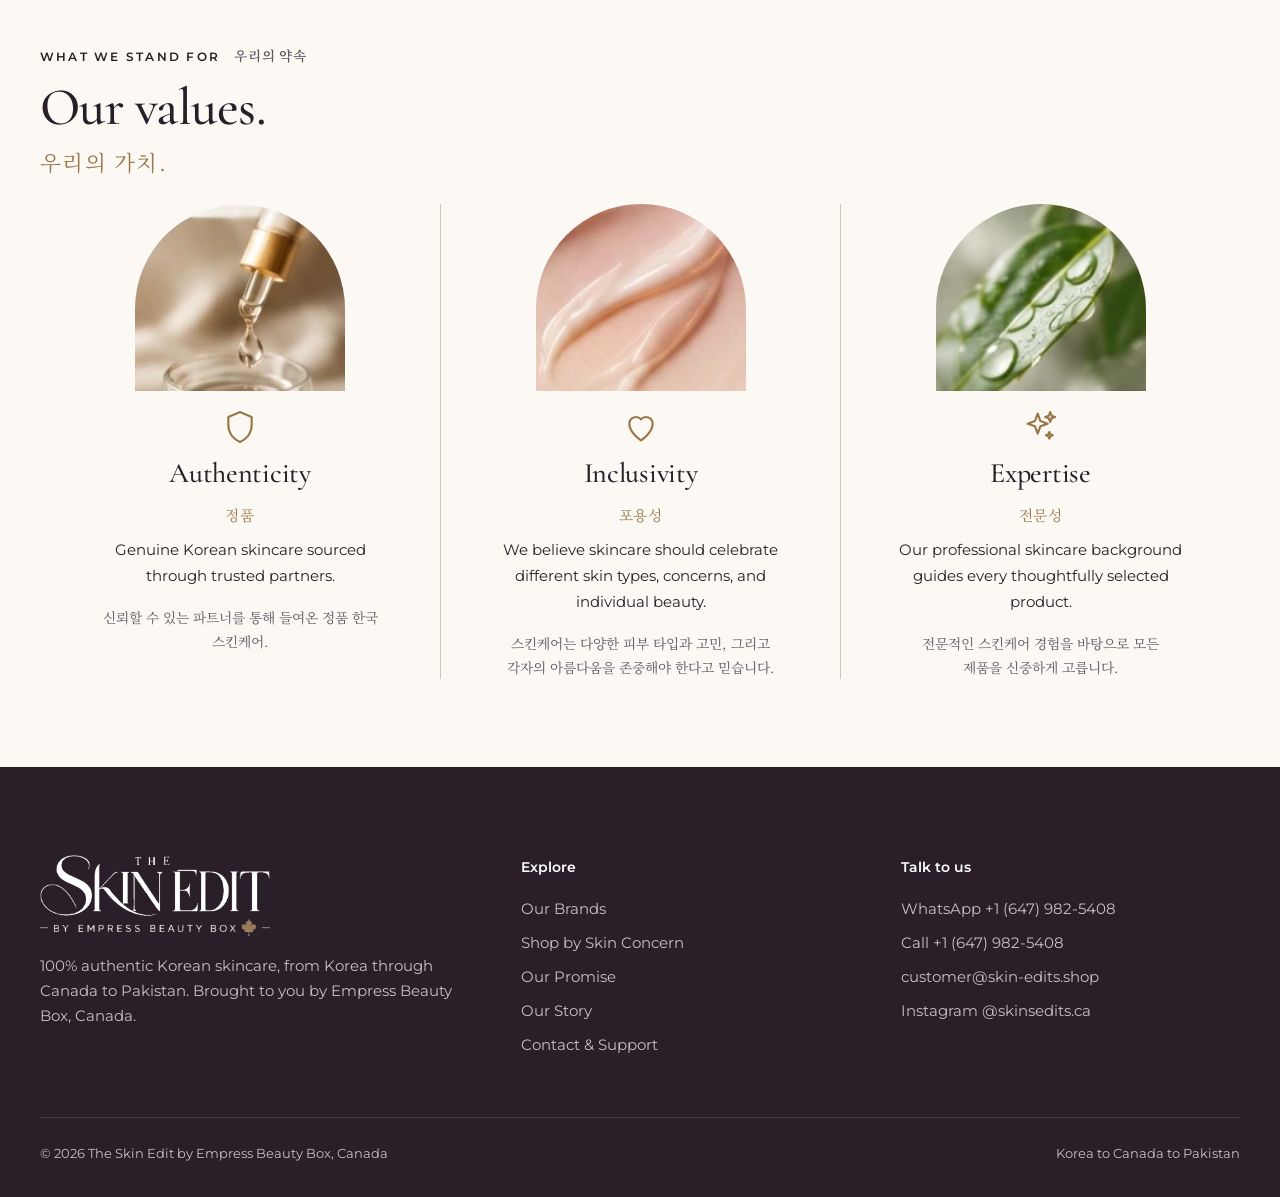
<file: journey.html>
<!DOCTYPE html>
<html lang="en">
<head>
  <meta charset="UTF-8" />
  <meta name="viewport" content="width=device-width, initial-scale=1.0" />
  <title>Our Journey | The Skin Edit</title>
  <meta name="description" content="The journey of The Skin Edit: authentic K-beauty from Korea, through Canada, to Pakistan." />
  <link rel="canonical" href="https://skin-edit.ca/journey.html" />
  <link rel="icon" type="image/png" sizes="32x32" href="images/favicon-32.png" />
  <link rel="apple-touch-icon" href="images/apple-touch-icon.png" />
  <meta name="theme-color" content="#f3f4f0" />
  <meta property="og:type" content="website" />
  <meta property="og:site_name" content="The Skin Edit" />
  <meta property="og:title" content="Our Journey | The Skin Edit" />
  <meta property="og:description" content="The journey of The Skin Edit: authentic K-beauty from Korea, through Canada, to Pakistan." />
  <meta property="og:url" content="https://skin-edit.ca/journey.html" />
  <meta property="og:image" content="https://skin-edit.ca/images/og-image.jpg" />
  <meta property="og:image:width" content="1200" />
  <meta property="og:image:height" content="630" />
  <meta name="twitter:card" content="summary_large_image" />
  <link rel="preload" href="fonts/cormorant-garamond-500-normal.woff2" as="font" type="font/woff2" crossorigin />
  <link rel="preload" href="fonts/montserrat-400.woff2" as="font" type="font/woff2" crossorigin />
  <link rel="stylesheet" href="css/styles.css?v=20261020b" />
</head>
<body>
  <a class="skip" href="#main">Skip to content</a>

  <header class="header">
    <div class="container header-row">
      <a href="index.html" class="logo"><img src="images/logo.webp?v=2" alt="The Skin Edit by Empress Beauty Box, home" width="697" height="245" /></a>
      <nav class="nav" aria-label="Main">
        <a href="brands.html">Our Brands</a>
        <a href="ranges.html">Shop by Skin Concern</a>
        <a href="promise.html">Our Promise</a>
        <a href="journey.html" aria-current="page">Our Story</a>
        <a href="contact.html">Contact &amp; Support</a>
        <a href="https://wa.me/16479825408" class="btn" target="_blank" rel="noopener">WhatsApp us</a>
      </nav>
      <button class="menu-btn" id="menuBtn" aria-label="Open menu" aria-expanded="false" aria-controls="mobileMenu"><span></span><span></span><span></span></button>
    </div>
  </header>
  <nav class="mobile-menu" id="mobileMenu" aria-label="Mobile">
    <a href="index.html">Home</a>
    <a href="brands.html">Our Brands</a>
    <a href="ranges.html">Shop by Skin Concern</a>
    <a href="promise.html">Our Promise</a>
    <a href="journey.html" aria-current="page">Our Story</a>
    <a href="contact.html">Contact &amp; Support</a>
    <a href="https://wa.me/16479825408" target="_blank" rel="noopener">WhatsApp us</a>
  </nav>

  <main id="main">
    <section class="story-hero">
      <img class="story-hero-img" src="images/story/hero.webp?v=2" alt="Three books labelled 한국 (Korea), Canada and Pakistan beside a vase of blossoms" width="554" height="477" />
      <div class="container story-hero-inner">
        <h1 class="story-title">OUR STORY <span class="story-title-kr" lang="ko">우리 이야기</span></h1>
        <p class="story-lines"><span>Born in Canada.</span><span>Inspired by Korea.</span><span>Created for Pakistan.</span></p>
        <p class="story-lines-kr" lang="ko"><span>캐나다에서 시작되어,</span><span>한국에서 영감을 받아,</span><span>파키스탄을 위해 만들었습니다.</span></p>
        <p class="story-sign"><span>The Skin Edit</span><span>By Empress Beauty Box</span></p>
        <p class="story-script">Love the<br /><span class="nowrap">Skin You're In <svg viewBox="0 0 24 24" aria-hidden="true"><path d="M12 20s-7-4.5-7-10a4 4 0 0 1 7-2.6A4 4 0 0 1 19 10c0 5.5-7 10-7 10z" /></svg></span></p>
        <p class="story-script-kr" lang="ko">지금 그대로의 피부를 사랑하세요</p>
      </div>
    </section>

    <section class="story-journey">
      <div class="container">
        <p class="story-kicker">The Journey <span lang="ko">우리의 여정</span></p>
        <h2 class="story-h2">From a Vision to The Skin Edit.</h2>
        <p class="kr-sub" lang="ko">하나의 비전에서 더 스킨 에딧까지.</p>
        <ol class="vision">
          <li>
            <span class="vision-n">01</span>
            <span class="vision-icon"><svg viewBox="0 0 24 24" aria-hidden="true"><path class="fill" d="M12 2l1.6 3.4 1.9-.9-.5 4 2.6-2.4.7 1.7 2.7-.4-1.2 3 1.2.7-4.5 3.6.6 1.8-4.1-.6V21h-1v-5.1l-4.1.6.6-1.8L3.7 11.1l1.2-.7-1.2-3 2.7.4.7-1.7 2.6 2.4-.5-4 1.9.9z" /></svg></span>
            <h3>Empress Beauty Box Canada</h3>
            <p class="kr-title" lang="ko">엠프레스 뷰티 박스 캐나다</p>
            <p>Our foundation in Canada, built on professional skincare expertise and a passion for healthy, confident skin.</p>
            <p class="kr-text" lang="ko">전문적인 스킨케어 지식과 건강하고 자신감 있는 피부를 향한 열정으로 캐나다에서 시작되었습니다.</p>
          </li>
          <li>
            <span class="vision-n">02</span>
            <span class="vision-icon"><svg viewBox="0 0 24 24" aria-hidden="true"><path class="fill" d="M21 4.5c.6-.6.6-1.4 0-2s-1.4-.6-2 0l-4 4L4.5 3.6 3 5.1l8.3 4.4-4 4-2.8-.4L3.4 14.2l3.7 1.6 1.6 3.7 1.1-1.1-.4-2.8 4-4 4.4 8.3 1.5-1.5L16.5 8.5z" /></svg></span>
            <h3>Inspired by Korea</h3>
            <p class="kr-title" lang="ko">한국에서 받은 영감</p>
            <p>Korea's innovative skincare culture inspires our carefully selected, authentic products.</p>
            <p class="kr-text" lang="ko">혁신적인 한국 스킨케어 문화에서 영감을 받아, 정품만을 신중하게 엄선합니다.</p>
          </li>
          <li class="now">
            <span class="vision-n">03</span>
            <span class="vision-icon"><svg viewBox="0 0 24 24" aria-hidden="true"><path d="M4 9l1.5-5h13L20 9" /><path d="M4 9c0 1.4 1.1 2.5 2.7 2.5S9.3 10.4 9.3 9c0 1.4 1.2 2.5 2.7 2.5s2.7-1.1 2.7-2.5c0 1.4 1.1 2.5 2.6 2.5S20 10.4 20 9" /><path d="M5.5 11.3V20h13v-8.7" /><path d="M10 20v-5h4v5" /></svg></span>
            <h3>The Skin Edit Pakistan</h3>
            <p class="kr-title" lang="ko">더 스킨 에딧 파키스탄</p>
            <p>Bringing a curated Korean skincare experience to Pakistan &mdash; in person, for real connections and real results.</p>
            <p class="kr-text" lang="ko">엄선된 한국 스킨케어 경험을 파키스탄에 직접 전합니다. 진정한 만남과 진정한 결과를 위해.</p>
          </li>
        </ol>
      </div>
    </section>

    <section class="story-values">
      <div class="container">
        <p class="story-kicker small">What We Stand For <span lang="ko">우리의 약속</span></p>
        <h2 class="story-h2">Our values.</h2>
        <p class="kr-sub" lang="ko">우리의 가치.</p>
        <div class="values">
          <div class="value">
            <img src="images/story/authenticity.webp?v=1" alt="Golden dropper releasing a drop of serum" width="167" height="148" loading="lazy" />
            <svg viewBox="0 0 24 24" aria-hidden="true"><path d="M12 3l7 3v5c0 5-3.5 8.5-7 10-3.5-1.5-7-5-7-10V6l7-3z" /></svg>
            <h3>Authenticity</h3>
            <p class="kr-title" lang="ko">정품</p>
            <p>Genuine Korean skincare sourced through trusted partners.</p>
            <p class="kr-text" lang="ko">신뢰할 수 있는 파트너를 통해 들여온 정품 한국 스킨케어.</p>
          </div>
          <div class="value">
            <img src="images/story/inclusivity.webp?v=1" alt="Swirl of soft pink cream" width="161" height="148" loading="lazy" />
            <svg viewBox="0 0 24 24" aria-hidden="true"><path d="M12 20s-7-4.5-7-10a4 4 0 0 1 7-2.6A4 4 0 0 1 19 10c0 5.5-7 10-7 10z" /></svg>
            <h3>Inclusivity</h3>
            <p class="kr-title" lang="ko">포용성</p>
            <p>We believe skincare should celebrate different skin types, concerns, and individual beauty.</p>
            <p class="kr-text" lang="ko">스킨케어는 다양한 피부 타입과 고민, 그리고 각자의 아름다움을 존중해야 한다고 믿습니다.</p>
          </div>
          <div class="value">
            <img src="images/story/expertise.webp?v=1" alt="Green leaf with water droplets" width="166" height="148" loading="lazy" />
            <svg viewBox="0 0 24 24" aria-hidden="true"><path d="M10 4l1.6 4.4L16 10l-4.4 1.6L10 16l-1.6-4.4L4 10l4.4-1.6z" /><path d="M17.5 3l.8 2.2 2.2.8-2.2.8-.8 2.2-.8-2.2-2.2-.8 2.2-.8z" /><path d="M17 15l.6 1.4L19 17l-1.4.6L17 19l-.6-1.4L15 17l1.4-.6z" /></svg>
            <h3>Expertise</h3>
            <p class="kr-title" lang="ko">전문성</p>
            <p>Our professional skincare background guides every thoughtfully selected product.</p>
            <p class="kr-text" lang="ko">전문적인 스킨케어 경험을 바탕으로 모든 제품을 신중하게 고릅니다.</p>
          </div>
        </div>
      </div>
    </section>
  </main>

  <footer class="footer">
    <div class="container footer-grid">
      <div class="footer-brand">
        <img src="images/logo-light.webp?v=2" alt="The Skin Edit by Empress Beauty Box" class="footer-logo" width="697" height="245" loading="lazy" />
        <p>100% authentic Korean skincare, from Korea through Canada to Pakistan. Brought to you by Empress Beauty Box, Canada.</p>
      </div>
      <div>
        <h4>Explore</h4>
        <ul>
          <li><a href="brands.html">Our Brands</a></li>
          <li><a href="ranges.html">Shop by Skin Concern</a></li>
          <li><a href="promise.html">Our Promise</a></li>
          <li><a href="journey.html">Our Story</a></li>
          <li><a href="contact.html">Contact &amp; Support</a></li>
        </ul>
      </div>
      <div>
        <h4>Talk to us</h4>
        <ul>
          <li><a href="https://wa.me/16479825408" target="_blank" rel="noopener">WhatsApp +1 (647) 982-5408</a></li>
          <li><a href="tel:+16479825408">Call +1 (647) 982-5408</a></li>
          <li><a href="mailto:customer@skin-edits.shop">customer@skin-edits.shop</a></li>
          <li><a href="https://www.instagram.com/skinsedits.ca/" target="_blank" rel="noopener">Instagram @skinsedits.ca</a></li>
        </ul>
      </div>
    </div>
    <div class="container footer-base">
      <span>&copy; <span id="year">2026</span> The Skin Edit by Empress Beauty Box, Canada</span>
      <span>Korea to Canada to Pakistan</span>
    </div>
  </footer>

  <a class="wa-float" href="https://wa.me/16479825408" target="_blank" rel="noopener" aria-label="Chat with us on WhatsApp"><svg viewBox="0 0 24 24" aria-hidden="true"><path d="M4 20l1.3-4A8 8 0 1 1 8 18.7L4 20z" /><path d="M9 9.5c0 3 2.5 5.5 5.5 5.5l1-1.5-2-1-1 1c-1-.5-2-1.5-2.5-2.5l1-1-1-2L9 9.5z" /></svg></a>

  <script src="js/script.js?v=20261015b"></script>
</body>
</html>
</file>
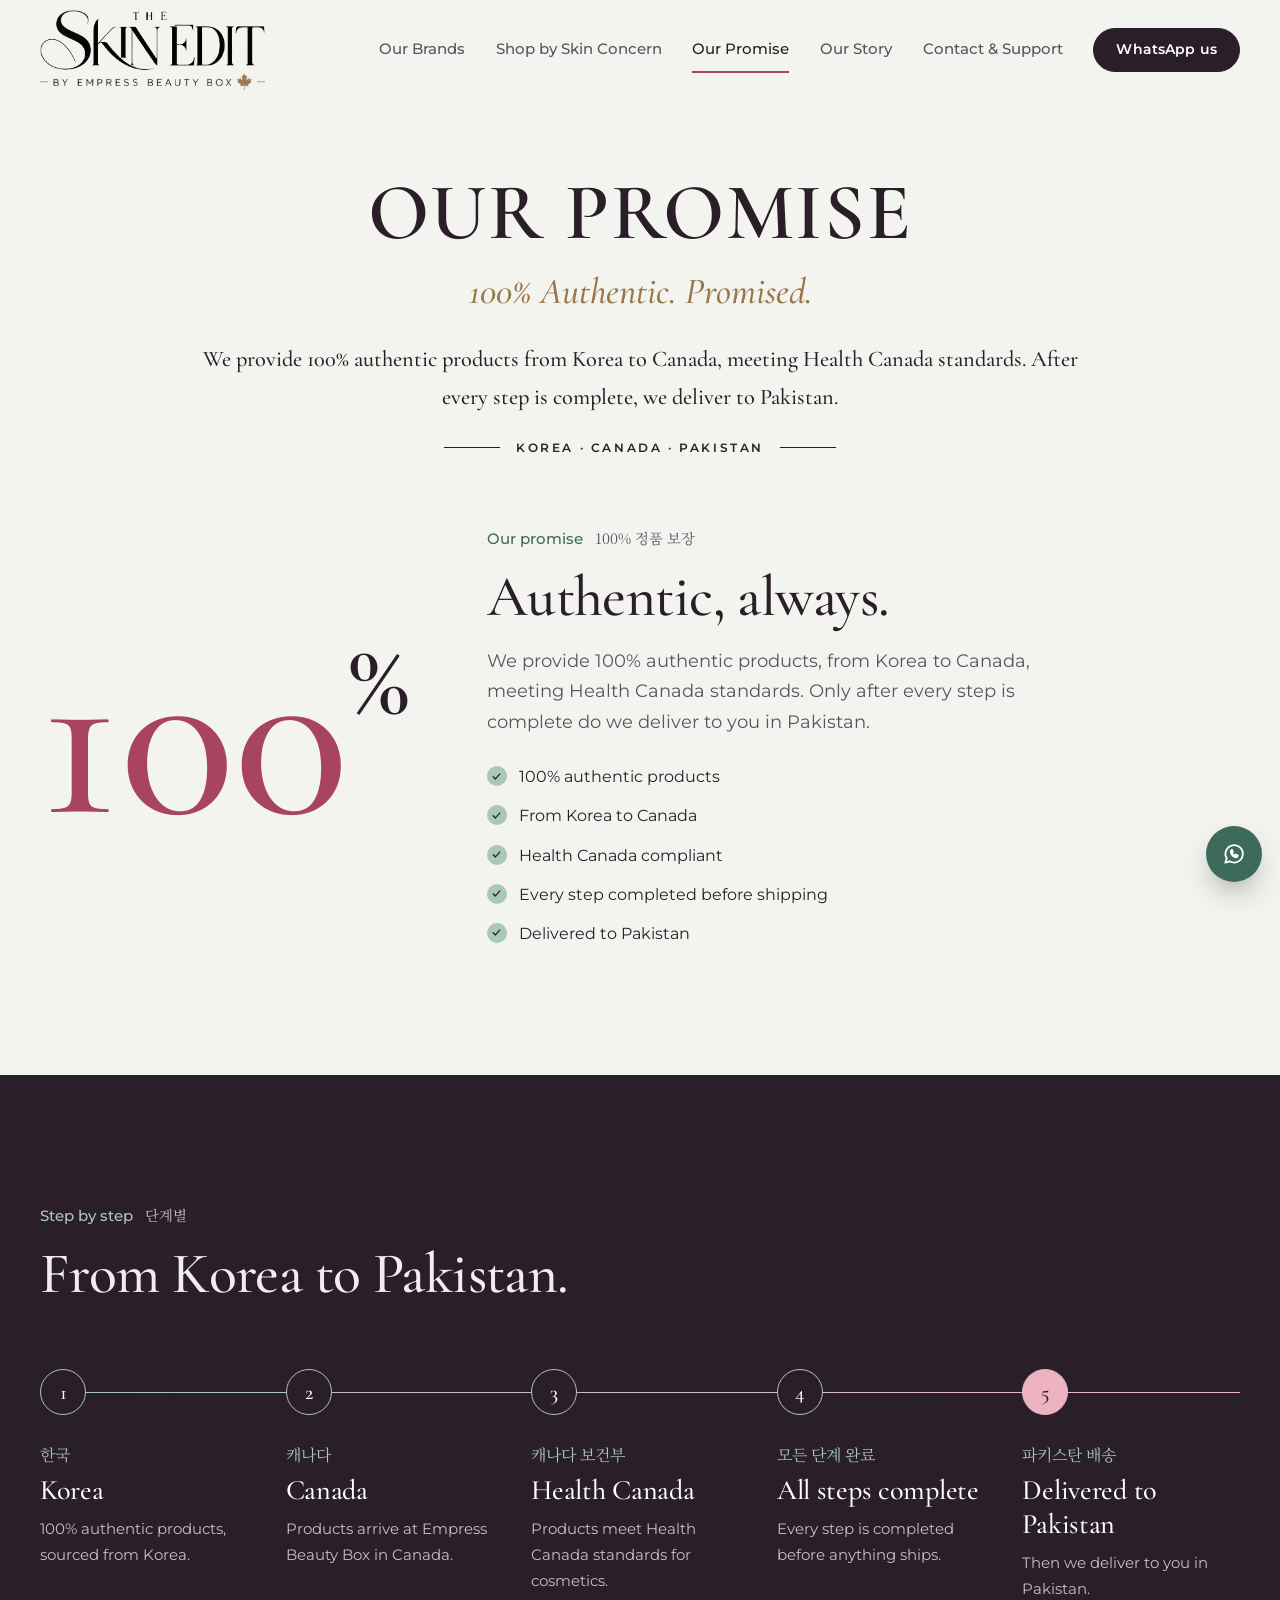
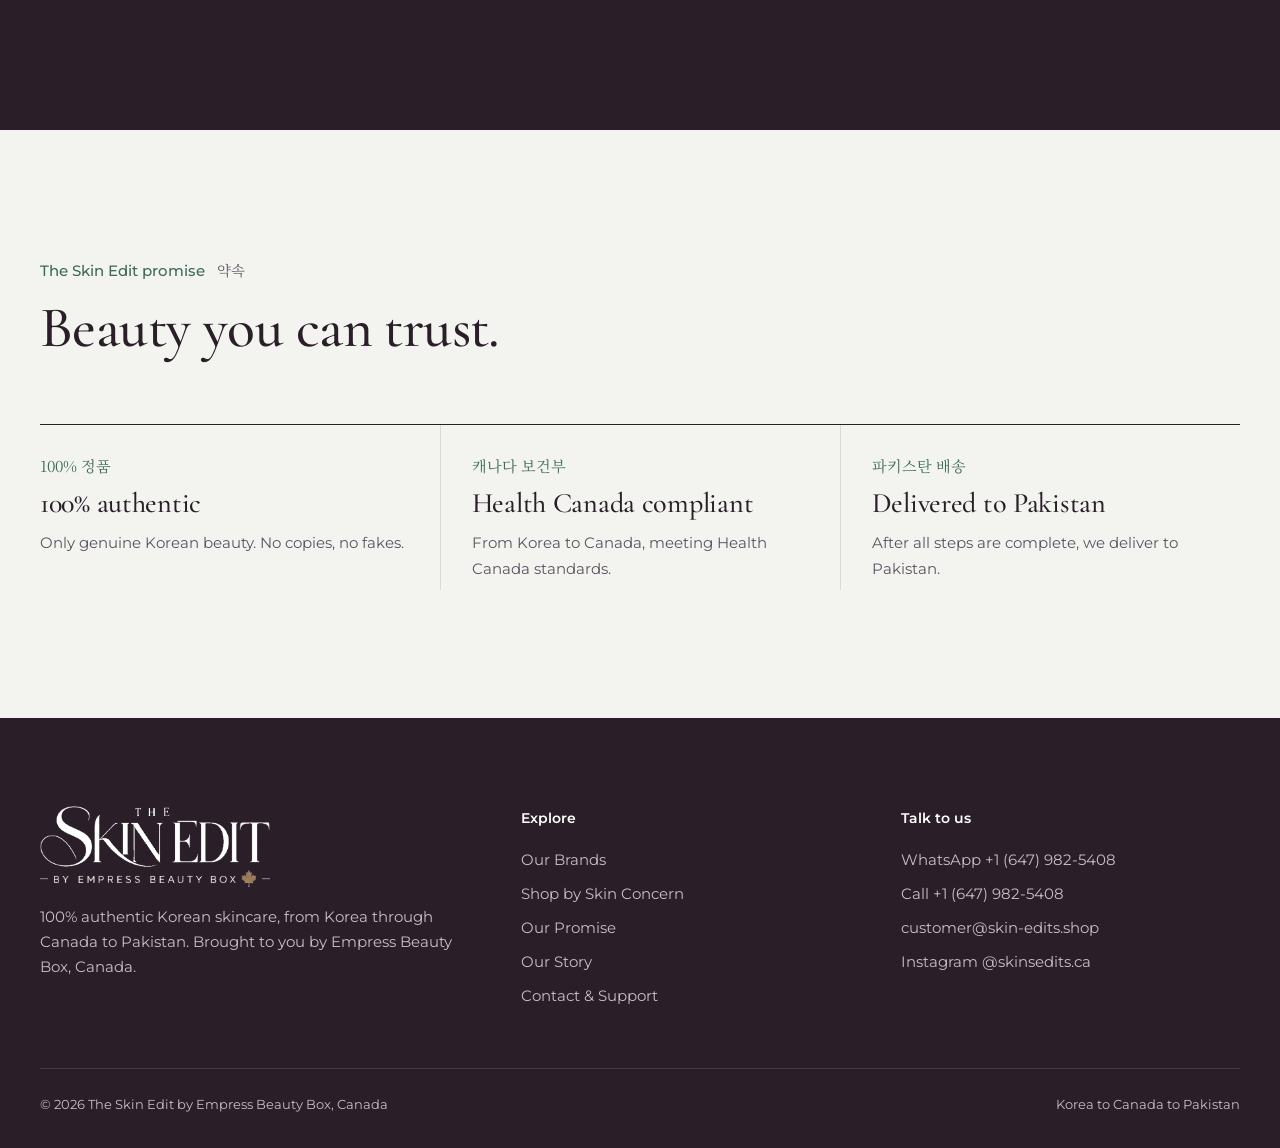
<file: promise.html>
<!DOCTYPE html>
<html lang="en">
<head>
  <meta charset="UTF-8" />
  <meta name="viewport" content="width=device-width, initial-scale=1.0" />
  <title>Our Promise | The Skin Edit</title>
  <meta name="description" content="Our promise: 100% authentic Korean beauty, from Korea to Canada, Health Canada compliant, then delivered to Pakistan." />
  <link rel="canonical" href="https://skin-edit.ca/promise.html" />
  <link rel="icon" type="image/png" sizes="32x32" href="images/favicon-32.png" />
  <link rel="apple-touch-icon" href="images/apple-touch-icon.png" />
  <meta name="theme-color" content="#f3f4f0" />
  <meta property="og:type" content="website" />
  <meta property="og:site_name" content="The Skin Edit" />
  <meta property="og:title" content="Our Promise | The Skin Edit" />
  <meta property="og:description" content="Our promise: 100% authentic Korean beauty, from Korea to Canada, Health Canada compliant, then delivered to Pakistan." />
  <meta property="og:url" content="https://skin-edit.ca/promise.html" />
  <meta property="og:image" content="https://skin-edit.ca/images/og-image.jpg" />
  <meta property="og:image:width" content="1200" />
  <meta property="og:image:height" content="630" />
  <meta name="twitter:card" content="summary_large_image" />
  <link rel="preload" href="fonts/cormorant-garamond-500-normal.woff2" as="font" type="font/woff2" crossorigin />
  <link rel="preload" href="fonts/montserrat-400.woff2" as="font" type="font/woff2" crossorigin />
  <link rel="stylesheet" href="css/styles.css?v=20261020b" />
</head>
<body>
  <a class="skip" href="#main">Skip to content</a>

  <header class="header">
    <div class="container header-row">
      <a href="index.html" class="logo"><img src="images/logo.webp?v=2" alt="The Skin Edit by Empress Beauty Box, home" width="697" height="245" /></a>
      <nav class="nav" aria-label="Main">
        <a href="brands.html">Our Brands</a>
        <a href="ranges.html">Shop by Skin Concern</a>
        <a href="promise.html" aria-current="page">Our Promise</a>
        <a href="journey.html">Our Story</a>
        <a href="contact.html">Contact &amp; Support</a>
        <a href="https://wa.me/16479825408" class="btn" target="_blank" rel="noopener">WhatsApp us</a>
      </nav>
      <button class="menu-btn" id="menuBtn" aria-label="Open menu" aria-expanded="false" aria-controls="mobileMenu"><span></span><span></span><span></span></button>
    </div>
  </header>
  <nav class="mobile-menu" id="mobileMenu" aria-label="Mobile">
    <a href="index.html">Home</a>
    <a href="brands.html">Our Brands</a>
    <a href="ranges.html">Shop by Skin Concern</a>
    <a href="promise.html" aria-current="page">Our Promise</a>
    <a href="journey.html">Our Story</a>
    <a href="contact.html">Contact &amp; Support</a>
    <a href="https://wa.me/16479825408" target="_blank" rel="noopener">WhatsApp us</a>
  </nav>

  <main id="main">
    <section class="edit-hero">
      <div class="container">
        <h1 class="edit-title">OUR PROMISE</h1>
        <p class="edit-sub">100% Authentic. Promised.</p>
        <p class="edit-lead">We provide 100% authentic products from Korea to Canada, meeting Health Canada standards. After every step is complete, we deliver to Pakistan.</p>
        <p class="edit-note">Korea · Canada · Pakistan</p>
      </div>
    </section>

    <section class="section">
      <div class="container statement">
        <div class="big-number" aria-hidden="true">100<span>%</span></div>
        <div>
          <p class="kicker"><span>Our promise</span><span lang="ko">100% 정품 보장</span></p>
          <h2>Authentic, always.</h2>
          <p class="lead" style="margin-top: 18px">We provide 100% authentic products, from Korea to Canada, meeting Health Canada standards. Only after every step is complete do we deliver to you in Pakistan.</p>
          <ul class="checklist">
            <li>100% authentic products</li>
            <li>From Korea to Canada</li>
            <li>Health Canada compliant</li>
            <li>Every step completed before shipping</li>
            <li>Delivered to Pakistan</li>
          </ul>
        </div>
      </div>
    </section>

    <section class="section ink" id="steps">
      <div class="container">
        <div class="section-head">
          <p class="kicker"><span>Step by step</span><span lang="ko">단계별</span></p>
          <h2>From Korea to Pakistan.</h2>
        </div>
        <ol class="route" style="--stops: 5">
          <li class="stop">
            <span class="stop-n">1</span>
            <p class="ko" lang="ko">한국</p>
            <h3>Korea</h3>
            <p>100% authentic products, sourced from Korea.</p>
          </li>
          <li class="stop">
            <span class="stop-n">2</span>
            <p class="ko" lang="ko">캐나다</p>
            <h3>Canada</h3>
            <p>Products arrive at Empress Beauty Box in Canada.</p>
          </li>
          <li class="stop">
            <span class="stop-n">3</span>
            <p class="ko" lang="ko">캐나다 보건부</p>
            <h3>Health Canada</h3>
            <p>Products meet Health Canada standards for cosmetics.</p>
          </li>
          <li class="stop">
            <span class="stop-n">4</span>
            <p class="ko" lang="ko">모든 단계 완료</p>
            <h3>All steps complete</h3>
            <p>Every step is completed before anything ships.</p>
          </li>
          <li class="stop">
            <span class="stop-n">5</span>
            <p class="ko" lang="ko">파키스탄 배송</p>
            <h3>Delivered to Pakistan</h3>
            <p>Then we deliver to you in Pakistan.</p>
          </li>
        </ol>
      </div>
    </section>

    <section class="section">
      <div class="container">
        <div class="section-head">
          <p class="kicker"><span>The Skin Edit promise</span><span lang="ko">약속</span></p>
          <h2>Beauty you can trust.</h2>
        </div>
        <div class="trio">
          <div><p class="ko" lang="ko">100% 정품</p><h3>100% authentic</h3><p>Only genuine Korean beauty. No copies, no fakes.</p></div>
          <div><p class="ko" lang="ko">캐나다 보건부</p><h3>Health Canada compliant</h3><p>From Korea to Canada, meeting Health Canada standards.</p></div>
          <div><p class="ko" lang="ko">파키스탄 배송</p><h3>Delivered to Pakistan</h3><p>After all steps are complete, we deliver to Pakistan.</p></div>
        </div>
      </div>
    </section>
  </main>

  <footer class="footer">
    <div class="container footer-grid">
      <div class="footer-brand">
        <img src="images/logo-light.webp?v=2" alt="The Skin Edit by Empress Beauty Box" class="footer-logo" width="697" height="245" loading="lazy" />
        <p>100% authentic Korean skincare, from Korea through Canada to Pakistan. Brought to you by Empress Beauty Box, Canada.</p>
      </div>
      <div>
        <h4>Explore</h4>
        <ul>
          <li><a href="brands.html">Our Brands</a></li>
          <li><a href="ranges.html">Shop by Skin Concern</a></li>
          <li><a href="promise.html">Our Promise</a></li>
          <li><a href="journey.html">Our Story</a></li>
          <li><a href="contact.html">Contact &amp; Support</a></li>
        </ul>
      </div>
      <div>
        <h4>Talk to us</h4>
        <ul>
          <li><a href="https://wa.me/16479825408" target="_blank" rel="noopener">WhatsApp +1 (647) 982-5408</a></li>
          <li><a href="tel:+16479825408">Call +1 (647) 982-5408</a></li>
          <li><a href="mailto:customer@skin-edits.shop">customer@skin-edits.shop</a></li>
          <li><a href="https://www.instagram.com/skinsedits.ca/" target="_blank" rel="noopener">Instagram @skinsedits.ca</a></li>
        </ul>
      </div>
    </div>
    <div class="container footer-base">
      <span>&copy; <span id="year">2026</span> The Skin Edit by Empress Beauty Box, Canada</span>
      <span>Korea to Canada to Pakistan</span>
    </div>
  </footer>

  <a class="wa-float" href="https://wa.me/16479825408" target="_blank" rel="noopener" aria-label="Chat with us on WhatsApp"><svg viewBox="0 0 24 24" aria-hidden="true"><path d="M4 20l1.3-4A8 8 0 1 1 8 18.7L4 20z" /><path d="M9 9.5c0 3 2.5 5.5 5.5 5.5l1-1.5-2-1-1 1c-1-.5-2-1.5-2.5-2.5l1-1-1-2L9 9.5z" /></svg></a>

  <script src="js/script.js?v=20261015b"></script>
</body>
</html>
</file>
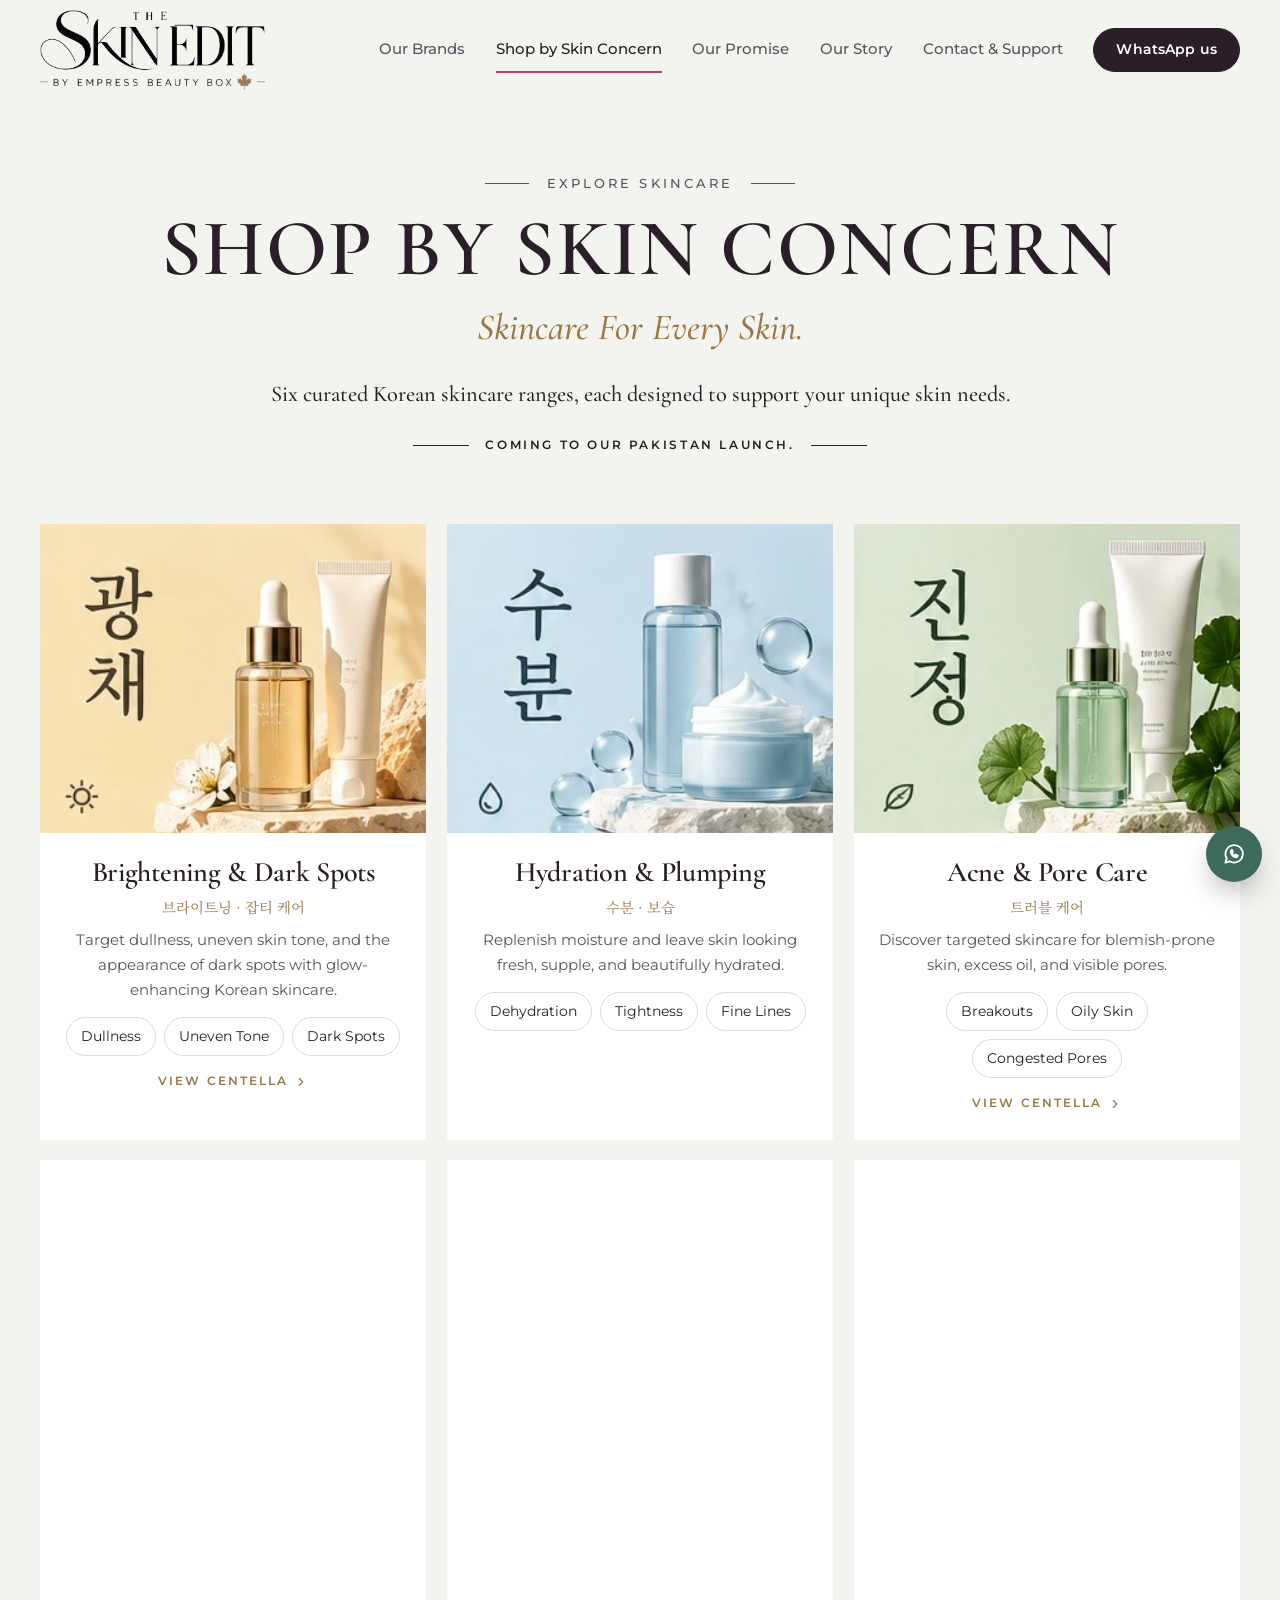
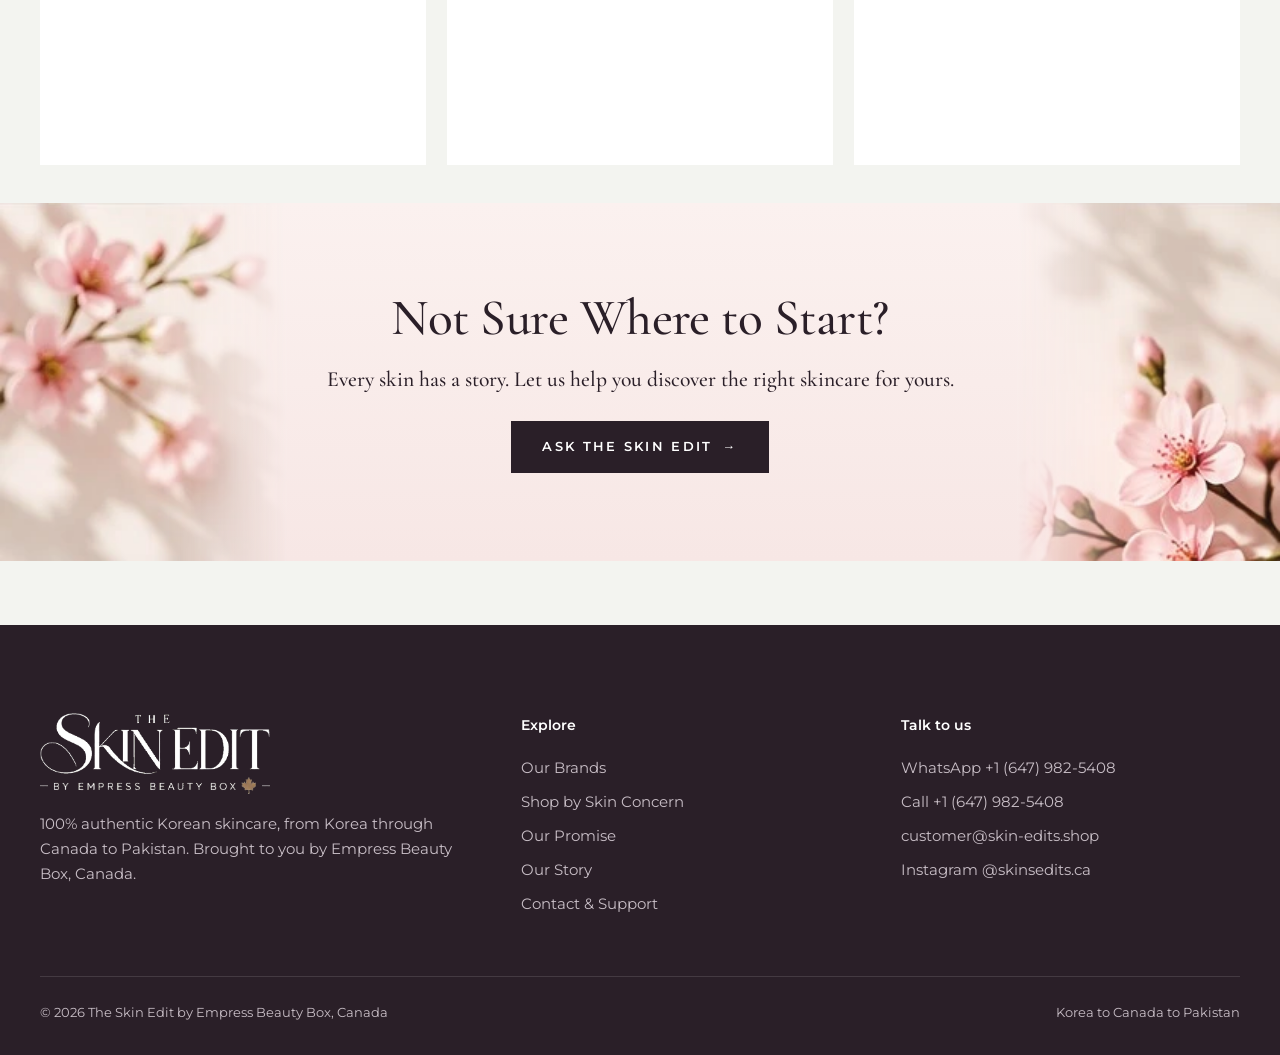
<file: ranges.html>
<!DOCTYPE html>
<html lang="en">
<head>
  <meta charset="UTF-8" />
  <meta name="viewport" content="width=device-width, initial-scale=1.0" />
  <title>Shop by Skin Concern | The Skin Edit</title>
  <meta name="description" content="Shop Korean skincare by skin concern: brightening, hydrating, acne care, sensitive skin, dry skin and sunscreen. Coming soon to Pakistan." />
  <link rel="canonical" href="https://skin-edit.ca/ranges.html" />
  <link rel="icon" type="image/png" sizes="32x32" href="images/favicon-32.png" />
  <link rel="apple-touch-icon" href="images/apple-touch-icon.png" />
  <meta name="theme-color" content="#f3f4f0" />
  <meta property="og:type" content="website" />
  <meta property="og:site_name" content="The Skin Edit" />
  <meta property="og:title" content="Shop by Skin Concern | The Skin Edit" />
  <meta property="og:description" content="Shop Korean skincare by skin concern: brightening, hydrating, acne care, sensitive skin, dry skin and sunscreen. Coming soon to Pakistan." />
  <meta property="og:url" content="https://skin-edit.ca/ranges.html" />
  <meta property="og:image" content="https://skin-edit.ca/images/og-image.jpg" />
  <meta property="og:image:width" content="1200" />
  <meta property="og:image:height" content="630" />
  <meta name="twitter:card" content="summary_large_image" />
  <link rel="preload" href="fonts/cormorant-garamond-500-normal.woff2" as="font" type="font/woff2" crossorigin />
  <link rel="preload" href="fonts/montserrat-400.woff2" as="font" type="font/woff2" crossorigin />
  <link rel="stylesheet" href="css/styles.css?v=20261101d" />
  <link rel="stylesheet" href="css/concern-panel.css?v=5" />
</head>
<body>
  <a class="skip" href="#main">Skip to content</a>

  <header class="header">
    <div class="container header-row">
      <a href="index.html" class="logo"><img src="images/logo.webp?v=2" alt="The Skin Edit by Empress Beauty Box, home" width="697" height="245" /></a>
      <nav class="nav" aria-label="Main">
        <a href="brands.html">Our Brands</a>
        <a href="ranges.html" aria-current="page">Shop by Skin Concern</a>
        <a href="promise.html">Our Promise</a>
        <a href="journey.html">Our Story</a>
        <a href="contact.html">Contact &amp; Support</a>
        <a href="https://wa.me/16479825408" class="btn" target="_blank" rel="noopener">WhatsApp us</a>
      </nav>
      <button class="menu-btn" id="menuBtn" aria-label="Open menu" aria-expanded="false" aria-controls="mobileMenu"><span></span><span></span><span></span></button>
    </div>
  </header>
  <nav class="mobile-menu" id="mobileMenu" aria-label="Mobile">
    <a href="index.html">Home</a>
    <a href="brands.html">Our Brands</a>
    <a href="ranges.html" aria-current="page">Shop by Skin Concern</a>
    <a href="promise.html">Our Promise</a>
    <a href="journey.html">Our Story</a>
    <a href="contact.html">Contact &amp; Support</a>
    <a href="https://wa.me/16479825408" target="_blank" rel="noopener">WhatsApp us</a>
  </nav>

  <main id="main">
    <section class="edit-hero">
      <div class="container">
        <p class="edit-kicker">Explore Skincare</p>
        <h1 class="edit-title">SHOP BY SKIN CONCERN</h1>
        <p class="edit-sub">Skincare For Every Skin.</p>
        <p class="edit-lead">Six curated Korean skincare ranges, each designed to support your unique skin needs.</p>
        <p class="edit-note">Coming to our Pakistan launch.</p>
      </div>
    </section>

    <section class="section edit-grid">
      <div class="container">
        <div class="concerns">
              <article class="concern glaze-bright has-link" id="brightening">
                <a class="concern-link" href="brightening.html" aria-label="Centella Brightening &amp; Dark Spots"></a>
                <div class="concern-visual photo"><img src="images/concerns/brightening.webp?v=1" alt="Golden serum and cream on a stone with white blossoms" width="307" height="252" loading="lazy" /></div>
                <div class="concern-body">
                  <h2>Brightening &amp; Dark Spots</h2>
                  <p class="ko" lang="ko">브라이트닝 · 잡티 케어</p>
                  <p>Target dullness, uneven skin tone, and the appearance of dark spots with glow-enhancing Korean skincare.</p>
                  <ul class="best-for"><li>Dullness</li><li>Uneven Tone</li><li>Dark Spots</li></ul>
                  <span class="concern-more">View Centella <svg viewBox="0 0 24 24" aria-hidden="true"><path d="M9 6l6 6-6 6" /></svg></span>
                </div>
              </article>
              <article class="concern glaze-hydra" id="hydrating">
                <div class="concern-visual photo"><img src="images/concerns/hydrating.webp?v=1" alt="Clear toner and hydrating cream with water droplets" width="307" height="252" loading="lazy" /></div>
                <div class="concern-body">
                  <h2>Hydration &amp; Plumping</h2>
                  <p class="ko" lang="ko">수분 · 보습</p>
                  <p>Replenish moisture and leave skin looking fresh, supple, and beautifully hydrated.</p>
                  <ul class="best-for"><li>Dehydration</li><li>Tightness</li><li>Fine Lines</li></ul>
                </div>
              </article>
              <article class="concern glaze-acne has-link" id="acne">
                <a class="concern-link" href="acne.html" aria-label="Centella Acne &amp; Pore Care"></a>
                <div class="concern-visual photo"><img src="images/concerns/acne.webp?v=1" alt="Green serum and tube with centella leaves" width="307" height="252" loading="lazy" /></div>
                <div class="concern-body">
                  <h2>Acne &amp; Pore Care</h2>
                  <p class="ko" lang="ko">트러블 케어</p>
                  <p>Discover targeted skincare for blemish-prone skin, excess oil, and visible pores.</p>
                  <ul class="best-for"><li>Breakouts</li><li>Oily Skin</li><li>Congested Pores</li></ul>
                  <span class="concern-more">View Centella <svg viewBox="0 0 24 24" aria-hidden="true"><path d="M9 6l6 6-6 6" /></svg></span>
                </div>
              </article>
              <article class="concern glaze-sens" id="sensitive">
                <div class="concern-visual photo"><img src="images/concerns/sensitive.webp?v=1" alt="Soft pink cream jar and tube with cherry blossoms" width="307" height="252" loading="lazy" /></div>
                <div class="concern-body">
                  <h2>Sensitive Skin &amp; Barrier Repair</h2>
                  <p class="ko" lang="ko">민감 피부 · 장벽 케어</p>
                  <p>Gentle, comforting formulas designed to support the skin’s moisture barrier and soothe dryness.</p>
                  <ul class="best-for"><li>Sensitivity</li><li>Redness</li><li>Compromised Barrier</li></ul>
                </div>
              </article>
              <article class="concern glaze-dry" id="anti-aging">
                <div class="concern-visual photo"><img src="images/concerns/anti-aging.webp?v=1" alt="Gold essence and white serum with white flowers" width="307" height="252" loading="lazy" /></div>
                <div class="concern-body">
                  <h2>Anti-Aging &amp; Firming</h2>
                  <p class="ko" lang="ko">안티에이징 · 탄력 케어</p>
                  <p>Explore retinol, peptides, and collagen-focused skincare to improve the appearance of fine lines and firmness.</p>
                  <ul class="best-for"><li>Fine Lines</li><li>Loss of Firmness</li><li>Texture</li></ul>
                </div>
              </article>
              <article class="concern glaze-sun" id="sunscreen">
                <div class="concern-visual photo"><img src="images/concerns/sun.webp?v=1" alt="SPF 50 sunscreen tube on a peach background" width="307" height="252" loading="lazy" /></div>
                <div class="concern-body">
                  <h2>Sun Protection</h2>
                  <p class="ko" lang="ko">선크림 · 자외선 차단</p>
                  <p>Make daily sun protection part of your skincare ritual with lightweight Korean sunscreens.</p>
                  <ul class="best-for"><li>Daily SPF</li><li>UV Protection</li><li>Sun Care</li></ul>
                </div>
              </article>
        </div>
      </div>
    </section>

    <section class="start">
      <img class="start-bloom left" src="images/concerns/blossom-left.webp?v=1" alt="" width="190" height="236" loading="lazy" />
      <img class="start-bloom right" src="images/concerns/blossom-right.webp?v=1" alt="" width="174" height="236" loading="lazy" />
      <div class="container start-inner">
        <h2>Not Sure Where to Start?</h2>
        <p>Every skin has a story. Let us help you discover the right skincare for yours.</p>
        <a href="https://wa.me/16479825408?text=Hi%20The%20Skin%20Edit%2C%20can%20you%20help%20me%20choose%20skincare%20for%20my%20skin%3F" class="btn start-btn" target="_blank" rel="noopener">Ask The Skin Edit <span aria-hidden="true">&rarr;</span></a>
      </div>
    </section>
  </main>

  <footer class="footer">
    <div class="container footer-grid">
      <div class="footer-brand">
        <img src="images/logo-light.webp?v=2" alt="The Skin Edit by Empress Beauty Box" class="footer-logo" width="697" height="245" loading="lazy" />
        <p>100% authentic Korean skincare, from Korea through Canada to Pakistan. Brought to you by Empress Beauty Box, Canada.</p>
      </div>
      <div>
        <h4>Explore</h4>
        <ul>
          <li><a href="brands.html">Our Brands</a></li>
          <li><a href="ranges.html">Shop by Skin Concern</a></li>
          <li><a href="promise.html">Our Promise</a></li>
          <li><a href="journey.html">Our Story</a></li>
          <li><a href="contact.html">Contact &amp; Support</a></li>
        </ul>
      </div>
      <div>
        <h4>Talk to us</h4>
        <ul>
          <li><a href="https://wa.me/16479825408" target="_blank" rel="noopener">WhatsApp +1 (647) 982-5408</a></li>
          <li><a href="tel:+16479825408">Call +1 (647) 982-5408</a></li>
          <li><a href="mailto:customer@skin-edits.shop">customer@skin-edits.shop</a></li>
          <li><a href="https://www.instagram.com/skinsedits.ca/" target="_blank" rel="noopener">Instagram @skinsedits.ca</a></li>
        </ul>
      </div>
    </div>
    <div class="container footer-base">
      <span>&copy; <span id="year">2026</span> The Skin Edit by Empress Beauty Box, Canada</span>
      <span>Korea to Canada to Pakistan</span>
    </div>
  </footer>

  <a class="wa-float" href="https://wa.me/16479825408" target="_blank" rel="noopener" aria-label="Chat with us on WhatsApp"><svg viewBox="0 0 24 24" aria-hidden="true"><path d="M4 20l1.3-4A8 8 0 1 1 8 18.7L4 20z" /><path d="M9 9.5c0 3 2.5 5.5 5.5 5.5l1-1.5-2-1-1 1c-1-.5-2-1.5-2.5-2.5l1-1-1-2L9 9.5z" /></svg></a>

  <script src="js/script.js?v=20261101d"></script>
  <script src="js/concern-panel.js?v=2"></script>
</body>
</html>
</file>
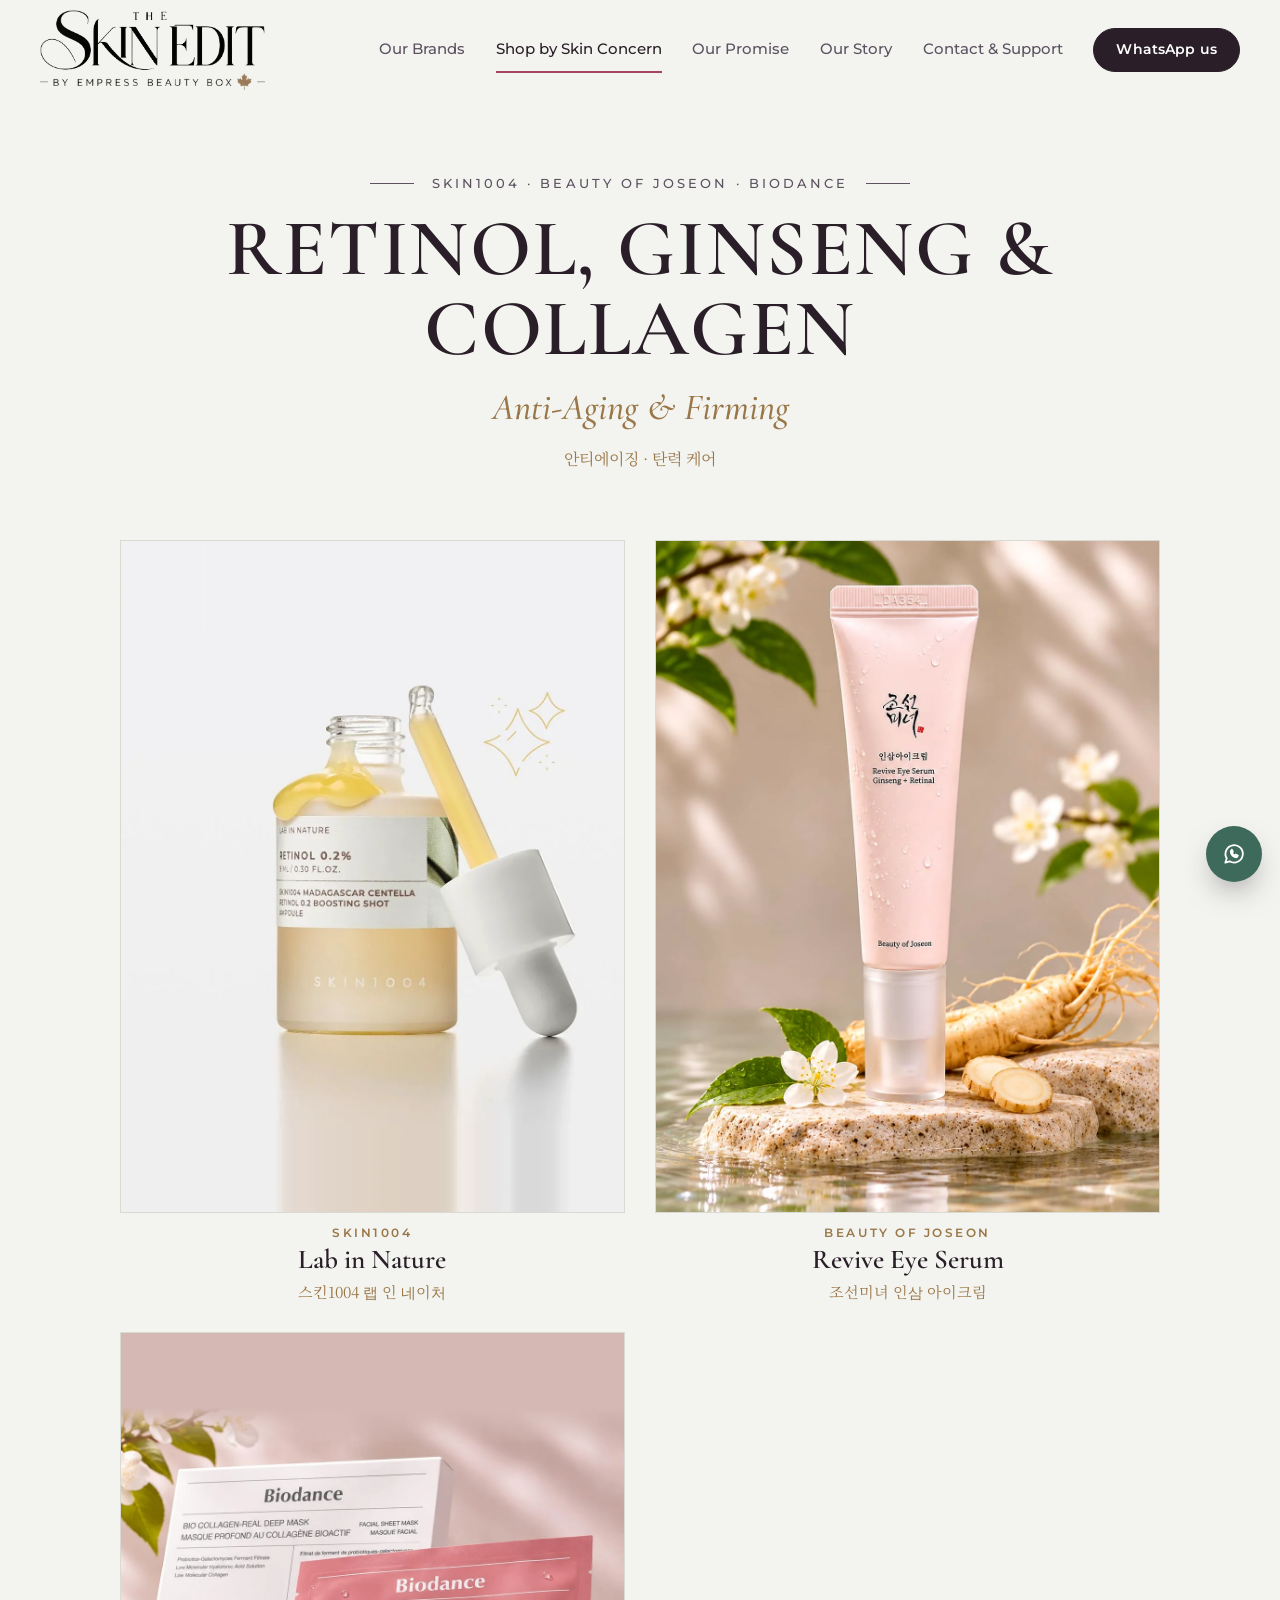
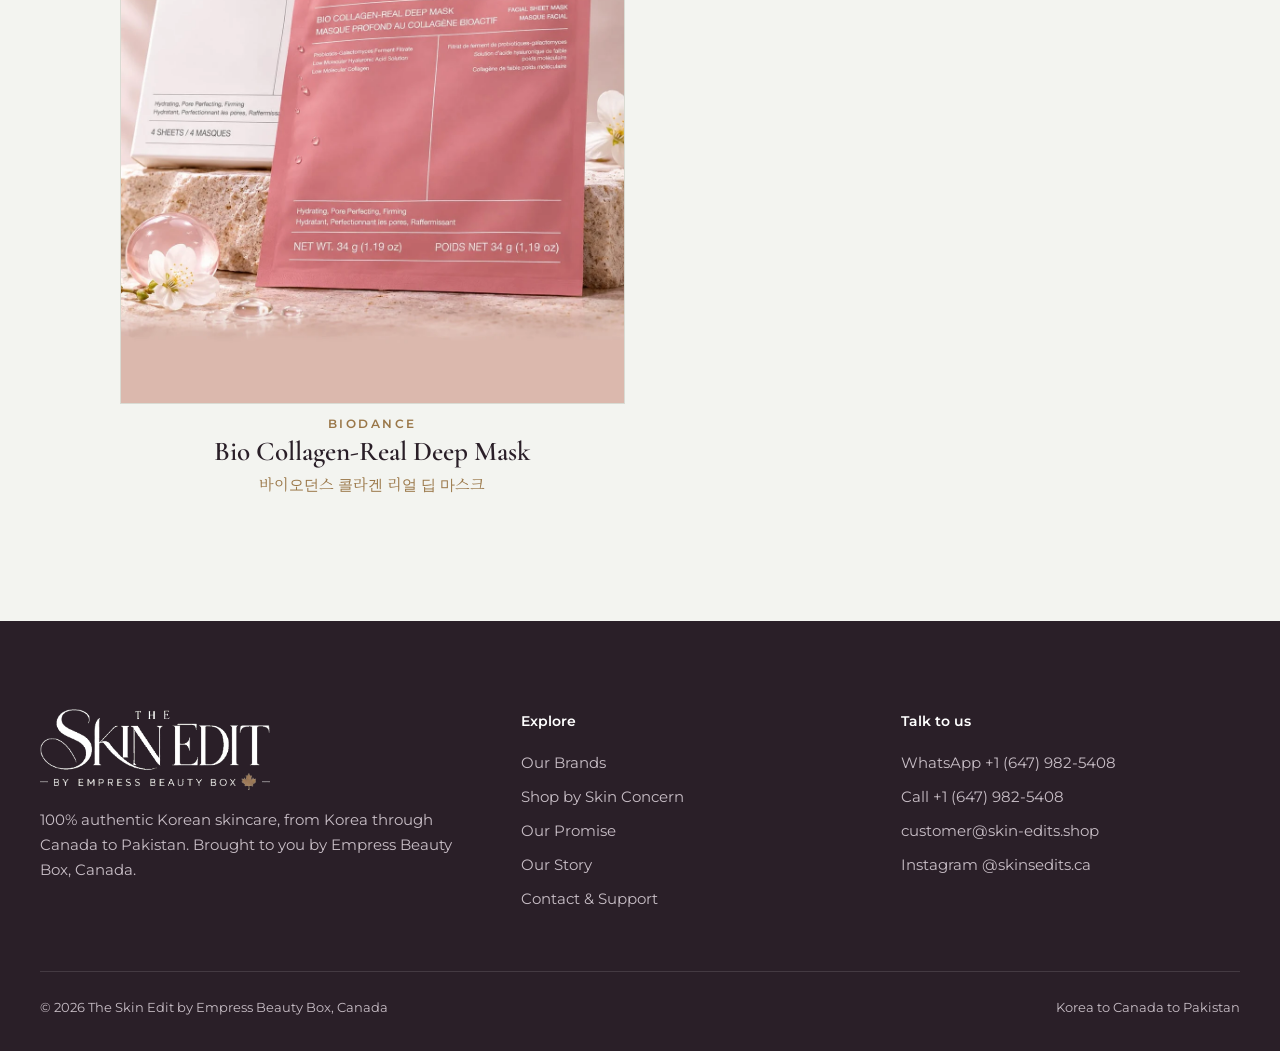
<file: staged-anti-aging.html>
<!DOCTYPE html>
<html lang="en">
<head>
  <meta charset="UTF-8" />
  <meta name="viewport" content="width=device-width, initial-scale=1.0" />
  <title>Anti-Aging &amp; Firming: SKIN1004, Beauty of Joseon &amp; Biodance | The Skin Edit</title>
  <meta name="description" content="SKIN1004 Lab in Nature Retinol 0.2% Boosting Shot Ampoule, Beauty of Joseon Revive Eye Serum with ginseng and retinal, and Biodance Bio Collagen-Real Deep Mask, for fine lines, firmness and texture. Coming soon to Pakistan." />
  <link rel="canonical" href="https://skin-edit.ca/anti-aging.html" />
  <link rel="icon" type="image/png" sizes="32x32" href="images/favicon-32.png" />
  <link rel="apple-touch-icon" href="images/apple-touch-icon.png" />
  <meta name="theme-color" content="#f3f4f0" />
  <meta property="og:type" content="website" />
  <meta property="og:site_name" content="The Skin Edit" />
  <meta property="og:title" content="Anti-Aging &amp; Firming: SKIN1004, Beauty of Joseon &amp; Biodance | The Skin Edit" />
  <meta property="og:description" content="SKIN1004 Lab in Nature Retinol 0.2% Boosting Shot Ampoule, Beauty of Joseon Revive Eye Serum with ginseng and retinal, and Biodance Bio Collagen-Real Deep Mask, for fine lines, firmness and texture. Coming soon to Pakistan." />
  <meta property="og:url" content="https://skin-edit.ca/anti-aging.html" />
  <meta property="og:image" content="https://skin-edit.ca/images/og-image.jpg" />
  <meta property="og:image:width" content="1200" />
  <meta property="og:image:height" content="630" />
  <meta name="twitter:card" content="summary_large_image" />
  <link rel="preload" href="fonts/cormorant-garamond-500-normal.woff2" as="font" type="font/woff2" crossorigin />
  <link rel="preload" href="fonts/montserrat-400.woff2" as="font" type="font/woff2" crossorigin />
  <link rel="stylesheet" href="css/styles.css?v=20261101d" />
  <link rel="stylesheet" href="css/concern-panel.css?v=5" />
</head>
<body>
  <a class="skip" href="#main">Skip to content</a>

  <header class="header">
    <div class="container header-row">
      <a href="index.html" class="logo"><img src="images/logo.webp?v=2" alt="The Skin Edit by Empress Beauty Box, home" width="697" height="245" /></a>
      <nav class="nav" aria-label="Main">
        <a href="brands.html">Our Brands</a>
        <a href="ranges.html" aria-current="page">Shop by Skin Concern</a>
        <a href="promise.html">Our Promise</a>
        <a href="journey.html">Our Story</a>
        <a href="contact.html">Contact &amp; Support</a>
        <a href="https://wa.me/16479825408" class="btn" target="_blank" rel="noopener">WhatsApp us</a>
      </nav>
      <button class="menu-btn" id="menuBtn" aria-label="Open menu" aria-expanded="false" aria-controls="mobileMenu"><span></span><span></span><span></span></button>
    </div>
  </header>
  <nav class="mobile-menu" id="mobileMenu" aria-label="Mobile">
    <a href="index.html">Home</a>
    <a href="brands.html">Our Brands</a>
    <a href="ranges.html" aria-current="page">Shop by Skin Concern</a>
    <a href="promise.html">Our Promise</a>
    <a href="journey.html">Our Story</a>
    <a href="contact.html">Contact &amp; Support</a>
    <a href="https://wa.me/16479825408" target="_blank" rel="noopener">WhatsApp us</a>
  </nav>

  <main id="main">
    <section class="edit-hero">
      <div class="container">
        <p class="edit-kicker">SKIN1004 · Beauty of Joseon · Biodance</p>
        <h1 class="edit-title">RETINOL, GINSENG &amp; COLLAGEN</h1>
        <p class="edit-sub">Anti-Aging &amp; Firming</p>
        <p class="ko" lang="ko" style="font-family: var(--font-kr); color: var(--gold); margin-top: 6px;">안티에이징 · 탄력 케어</p>
      </div>
    </section>

    <section class="section brightening-page">
      <div class="container">
        <div class="bp-lines">
          <figure class="bp-line"><img src="images/products/skin1004-lab-in-nature.webp?v=1" alt="SKIN1004 Lab in Nature Madagascar Centella Retinol 0.2% Boosting Shot Ampoule with its dropper" width="1080" height="1440" /><figcaption><span>SKIN1004</span>Lab in Nature<em lang="ko" style="display:block;font-family:var(--font-kr);font-style:normal;font-weight:400;font-size:0.95rem;color:var(--gold);margin-top:6px;">스킨1004 랩 인 네이처</em></figcaption></figure>
          <figure class="bp-line"><img src="images/products/boj-revive-eye-serum.webp?v=1" alt="Beauty of Joseon Revive Eye Serum with ginseng and retinal on a stone beside fresh ginseng root and white blossoms" width="1086" height="1448" /><figcaption><span>BEAUTY OF JOSEON</span>Revive Eye Serum<em lang="ko" style="display:block;font-family:var(--font-kr);font-style:normal;font-weight:400;font-size:0.95rem;color:var(--gold);margin-top:6px;">조선미녀 인삼 아이크림</em></figcaption></figure>
          <figure class="bp-line"><img src="images/products/biodance-collagen-mask.webp?v=1" alt="Biodance Bio Collagen-Real Deep Mask box and pink sheet mask pouch on a stone with white blossoms" width="1080" height="1440" loading="lazy" /><figcaption><span>BIODANCE</span>Bio Collagen-Real Deep Mask<em lang="ko" style="display:block;font-family:var(--font-kr);font-style:normal;font-weight:400;font-size:0.95rem;color:var(--gold);margin-top:6px;">바이오던스 콜라겐 리얼 딥 마스크</em></figcaption></figure>
        </div>
      </div>
    </section>
  </main>

  <footer class="footer">
    <div class="container footer-grid">
      <div class="footer-brand">
        <img src="images/logo-light.webp?v=2" alt="The Skin Edit by Empress Beauty Box" class="footer-logo" width="697" height="245" loading="lazy" />
        <p>100% authentic Korean skincare, from Korea through Canada to Pakistan. Brought to you by Empress Beauty Box, Canada.</p>
      </div>
      <div>
        <h4>Explore</h4>
        <ul>
          <li><a href="brands.html">Our Brands</a></li>
          <li><a href="ranges.html">Shop by Skin Concern</a></li>
          <li><a href="promise.html">Our Promise</a></li>
          <li><a href="journey.html">Our Story</a></li>
          <li><a href="contact.html">Contact &amp; Support</a></li>
        </ul>
      </div>
      <div>
        <h4>Talk to us</h4>
        <ul>
          <li><a href="https://wa.me/16479825408" target="_blank" rel="noopener">WhatsApp +1 (647) 982-5408</a></li>
          <li><a href="tel:+16479825408">Call +1 (647) 982-5408</a></li>
          <li><a href="mailto:customer@skin-edits.shop">customer@skin-edits.shop</a></li>
          <li><a href="https://www.instagram.com/skinsedits.ca/" target="_blank" rel="noopener">Instagram @skinsedits.ca</a></li>
        </ul>
      </div>
    </div>
    <div class="container footer-base">
      <span>&copy; <span id="year">2026</span> The Skin Edit by Empress Beauty Box, Canada</span>
      <span>Korea to Canada to Pakistan</span>
    </div>
  </footer>

  <a class="wa-float" href="https://wa.me/16479825408" target="_blank" rel="noopener" aria-label="Chat with us on WhatsApp"><svg viewBox="0 0 24 24" aria-hidden="true"><path d="M4 20l1.3-4A8 8 0 1 1 8 18.7L4 20z" /><path d="M9 9.5c0 3 2.5 5.5 5.5 5.5l1-1.5-2-1-1 1c-1-.5-2-1.5-2.5-2.5l1-1-1-2L9 9.5z" /></svg></a>

  <script src="js/script.js?v=20261101d"></script>
</body>
</html>
</file>
<file: css/styles.css>
/* ==========================================================
   The Skin Edit — by Empress Beauty Box
   Theme: "Porcelain & Celadon" — Korean moon-jar porcelain,
   celadon glaze and peony pink. Self-hosted fonts only.
   ========================================================== */

/* ---------- Fonts (Korean font is trimmed to the characters used on the site) ---------- */
@font-face { font-family: "Montserrat"; src: url("../fonts/montserrat-400.woff2") format("woff2"); font-weight: 400; font-style: normal; font-display: swap; }
@font-face { font-family: "Montserrat"; src: url("../fonts/montserrat-500.woff2") format("woff2"); font-weight: 500; font-style: normal; font-display: swap; }
@font-face { font-family: "Montserrat"; src: url("../fonts/montserrat-600.woff2") format("woff2"); font-weight: 600; font-style: normal; font-display: swap; }
@font-face { font-family: "Montserrat"; src: url("../fonts/montserrat-700.woff2") format("woff2"); font-weight: 700; font-style: normal; font-display: swap; }
@font-face { font-family: "Cormorant Garamond"; src: url("../fonts/cormorant-garamond-500-normal.woff2") format("woff2"); font-weight: 500; font-style: normal; font-display: swap; }
@font-face { font-family: "Cormorant Garamond"; src: url("../fonts/cormorant-garamond-600-normal.woff2") format("woff2"); font-weight: 600; font-style: normal; font-display: swap; }
@font-face { font-family: "Cormorant Garamond"; src: url("../fonts/cormorant-garamond-500-italic.woff2") format("woff2"); font-weight: 500; font-style: italic; font-display: swap; }
@font-face { font-family: "Jost"; src: url("../fonts/jost-500.woff2") format("woff2"); font-weight: 500; font-style: normal; font-display: swap; }
@font-face { font-family: "Jost"; src: url("../fonts/jost-700.woff2") format("woff2"); font-weight: 700; font-style: normal; font-display: swap; }
@font-face { font-family: "Noto Serif KR"; src: url("../fonts/noto-serif-kr-400.woff2?v=3") format("woff2"); font-weight: 400; font-style: normal; font-display: swap; }
@font-face { font-family: "Noto Serif KR"; src: url("../fonts/noto-serif-kr-600.woff2?v=3") format("woff2"); font-weight: 600; font-style: normal; font-display: swap; }

/* ---------- Design tokens ---------- */
:root {
  /* core palette */
  --porcelain: #f3f4f0;      /* page background: cool moon-jar white */
  --paper: #ffffff;
  --ink: #2a1f28;            /* plum ink, used instead of pure black */
  --ink-soft: #5d5260;
  --line: #d9dbd3;
  --celadon: #a9c8b9;
  --celadon-deep: #3d6a5b;
  --peony: #eeb3c3;
  --peony-deep: #a8445f;
  --gold: #9a7748;

  /* one glaze colour per skin range */
  --g-bright: #f3e2b3;
  --g-hydra: #cfe2ea;
  --g-acne: #d5e5d0;
  --g-sens: #f5d8df;
  --g-dry: #eadac6;
  --g-sun: #f6cfa9;

  --font-display: "Cormorant Garamond", Georgia, "Times New Roman", serif;
  --font-body: "Montserrat", "Helvetica Neue", Arial, sans-serif;
  --font-kr: "Noto Serif KR", "Apple SD Gothic Neo", "Malgun Gothic", serif;

  --ease: cubic-bezier(0.22, 1, 0.36, 1);
  --radius-arch: 999px 999px 24px 24px;
  --gutter: clamp(16px, 4vw, 40px);
  --section: clamp(72px, 10vw, 136px);
}

/* ---------- Base ---------- */
*, *::before, *::after { box-sizing: border-box; }
* { margin: 0; padding: 0; }
html { scroll-behavior: smooth; scroll-padding-top: 112px; -webkit-text-size-adjust: 100%; }
body {
  font-family: var(--font-body); font-size: 1rem; line-height: 1.7;
  color: var(--ink); background: var(--porcelain); overflow-x: hidden;
  -webkit-font-smoothing: antialiased;
}
a { color: inherit; text-decoration: none; }
img, svg { display: block; max-width: 100%; height: auto; }
ul, ol { list-style: none; }
strong { font-weight: 600; }
[lang="ko"] { font-family: var(--font-kr); word-break: keep-all; }
::selection { background: var(--peony); color: var(--ink); }
:focus-visible { outline: 2px solid var(--peony-deep); outline-offset: 3px; border-radius: 4px; }

.container { width: min(1200px, 100% - 2 * var(--gutter)); margin-inline: auto; }
.narrow { width: min(760px, 100% - 2 * var(--gutter)); margin-inline: auto; }
.sr-only { position: absolute; width: 1px; height: 1px; overflow: hidden; clip: rect(0 0 0 0); white-space: nowrap; }
.skip { position: absolute; left: 12px; top: -60px; z-index: 100; background: var(--ink); color: var(--paper); padding: 10px 16px; border-radius: 8px; }
.skip:focus { top: 12px; }

/* ---------- Type scale ---------- */
h1, h2, h3 { font-family: var(--font-display); font-weight: 500; line-height: 1.08; letter-spacing: -0.01em; }
h1 { font-size: clamp(2.9rem, 7.2vw, 5.8rem); }
h2 { font-size: clamp(2.2rem, 4.6vw, 3.6rem); }
h3 { font-size: clamp(1.45rem, 2.2vw, 1.8rem); line-height: 1.2; }
.lead { font-size: clamp(1.05rem, 1.4vw, 1.2rem); color: var(--ink-soft); max-width: 34em; }
p { max-width: 62ch; }
.kicker { font-size: 0.95rem; font-weight: 500; color: var(--celadon-deep); margin-bottom: 14px; display: flex; gap: 12px; align-items: baseline; flex-wrap: wrap; }
.kicker [lang="ko"] { color: var(--ink-soft); font-size: 0.9rem; }
.section-head { margin-bottom: clamp(36px, 5vw, 64px); }
.section-head .lead { margin-top: 18px; }

/* ---------- Buttons ---------- */
.btn {
  display: inline-flex; align-items: center; justify-content: center; gap: 10px;
  min-height: 52px; padding: 0 28px; border-radius: 999px;
  font-size: 0.95rem; font-weight: 600; letter-spacing: 0.01em;
  background: var(--ink); color: var(--paper); border: 1.5px solid var(--ink);
  transition: background 0.3s var(--ease), color 0.3s var(--ease), border-color 0.3s var(--ease);
}
.btn:hover { background: var(--peony-deep); border-color: var(--peony-deep); }
.btn-line { background: transparent; color: var(--ink); }
.btn-line:hover { background: var(--ink); color: var(--paper); border-color: var(--ink); }
.btn-light { background: var(--paper); color: var(--ink); border-color: var(--paper); }
.btn-light:hover { background: var(--peony); border-color: var(--peony); color: var(--ink); }
.btn-ghost { background: transparent; color: var(--paper); border-color: rgba(255,255,255,0.5); }
.btn-ghost:hover { background: var(--paper); color: var(--ink); border-color: var(--paper); }
.btn svg { width: 18px; height: 18px; fill: none; stroke: currentColor; stroke-width: 1.8; stroke-linecap: round; stroke-linejoin: round; }
.actions { display: flex; flex-wrap: wrap; gap: 12px; margin-top: 34px; }

.status { display: inline-flex; align-items: center; gap: 10px; margin-top: 30px; font-size: 0.9rem; color: var(--ink-soft); }
.status .dot { width: 9px; height: 9px; border-radius: 50%; background: var(--celadon-deep); box-shadow: 0 0 0 0 rgba(61,106,91,0.5); animation: pulse 2.4s infinite; }
@keyframes pulse { 70% { box-shadow: 0 0 0 10px rgba(61,106,91,0); } 100% { box-shadow: 0 0 0 0 rgba(61,106,91,0); } }

/* ---------- Announcement bar ---------- */
.notice { background: var(--ink); color: #efe9ee; font-size: 0.85rem; text-align: center; padding: 10px var(--gutter); max-width: none; }
.notice a { text-decoration: underline; text-underline-offset: 3px; color: var(--peony); }

/* ---------- Header ---------- */
.header { position: sticky; top: 0; z-index: 50; background: rgba(243,244,240,0.86); backdrop-filter: blur(14px); -webkit-backdrop-filter: blur(14px); border-bottom: 1px solid transparent; transition: border-color 0.3s; }
.header.scrolled { border-color: var(--line); }
.header-row { display: flex; align-items: center; justify-content: space-between; gap: 24px; height: 100px; transition: height 0.3s var(--ease); }
.header.scrolled .header-row { height: 80px; }
.header.scrolled .logo img { width: 190px; }
.logo img { width: 225px; height: auto; transition: width 0.3s var(--ease); }
.nav { display: flex; align-items: center; gap: clamp(18px, 2.4vw, 34px); font-size: 0.93rem; font-weight: 500; white-space: nowrap; }
.nav a:not(.btn) { position: relative; padding: 6px 0; color: var(--ink-soft); transition: color 0.2s; }
.nav a:not(.btn):hover, .nav a[aria-current="page"] { color: var(--ink); }
.nav a[aria-current="page"]::after { content: ""; position: absolute; left: 0; right: 0; bottom: 0; height: 1.5px; background: var(--peony-deep); }
.nav .btn { min-height: 44px; padding: 0 22px; font-size: 0.88rem; }
.menu-btn { display: none; width: 44px; height: 44px; border: 0; background: none; cursor: pointer; position: relative; }
.menu-btn span { position: absolute; left: 11px; right: 11px; height: 1.5px; background: var(--ink); transition: transform 0.3s var(--ease), opacity 0.2s; }
.menu-btn span:nth-child(1) { top: 16px; } .menu-btn span:nth-child(2) { top: 22px; } .menu-btn span:nth-child(3) { top: 28px; }
.menu-btn.open span:nth-child(1) { transform: translateY(6px) rotate(45deg); }
.menu-btn.open span:nth-child(2) { opacity: 0; }
.menu-btn.open span:nth-child(3) { transform: translateY(-6px) rotate(-45deg); }
.mobile-menu { display: none; }

@media (max-width: 1260px) {
  .nav { display: none; }
  .menu-btn { display: block; }
  .header-row, .header.scrolled .header-row { height: 80px; }
  .logo img, .header.scrolled .logo img { width: 172px; }
  .mobile-menu { display: grid; max-height: 0; overflow: hidden; transition: max-height 0.4s var(--ease); background: var(--porcelain); }
  .mobile-menu.open { max-height: 420px; border-bottom: 1px solid var(--line); }
  .mobile-menu a { padding: 15px var(--gutter); font-family: var(--font-display); font-size: 1.5rem; border-top: 1px solid var(--line); }
  .mobile-menu a[aria-current="page"] { color: var(--peony-deep); }
}

/* ---------- Vertical Korean (signature element) ---------- */
.vk {
  writing-mode: vertical-rl; text-orientation: upright;
  font-family: var(--font-kr); font-weight: 600; line-height: 1; letter-spacing: 0.12em;
  color: var(--ink); user-select: none;
}

/* ---------- Home hero ---------- */
.hero { position: relative; padding: clamp(32px, 5vw, 64px) 0 clamp(28px, 3.5vw, 44px); overflow: hidden; }
.hero-title { font-size: clamp(2.5rem, 5.6vw, 4.7rem); letter-spacing: 0.02em; line-height: 1.04; }
.hero-title .soft { font-size: 0.8em; letter-spacing: 0; margin-top: 10px; }
.kicker.brings { color: var(--ink); font-size: 1.05rem; }
.kicker.brings [lang="ko"] { color: var(--peony-deep); font-size: 1rem; }
.hero-grid { display: grid; grid-template-columns: 1.05fr 0.95fr; align-items: center; gap: clamp(32px, 5vw, 72px); }
.hero h1 { margin: 6px 0 26px; }
.hero h1 .soft, .split-head h2 .soft { display: block; color: var(--peony-deep); font-style: italic; }
.hero-art { position: relative; justify-self: center; width: min(100%, 500px); aspect-ratio: 1 / 1.08; }
.moon {
  position: absolute; inset: 6% 4% 0 4%; border-radius: 50%;
  background:
    radial-gradient(circle at 34% 28%, #ffffff 0%, rgba(255,255,255,0.9) 22%, rgba(255,255,255,0) 52%),
    radial-gradient(circle at 70% 78%, rgba(169,200,185,0.55) 0%, rgba(169,200,185,0) 55%),
    radial-gradient(circle at 50% 50%, #f8f8f4 0%, #e9ebe4 70%, #dfe2da 100%);
  box-shadow: inset -18px -24px 60px rgba(61,106,91,0.12), 0 40px 80px -40px rgba(42,31,40,0.35);
}
.hero-figure { position: absolute; left: 13%; bottom: 0; width: 74%; }
.hero-figure svg { width: 100%; filter: drop-shadow(0 18px 30px rgba(42,31,40,0.18)); }
.hero .vk { position: absolute; right: -6px; top: 4%; font-size: clamp(2.2rem, 4.6vw, 3.6rem); color: var(--ink); }
.seal { position: absolute; left: -2%; top: 52%; width: 34%; aspect-ratio: 1; display: grid; place-items: center; }
.seal-ring { position: absolute; inset: 0; width: 100%; height: 100%; animation: spin 40s linear infinite; }
.seal-ring text { font-family: var(--font-body); font-size: 15px; font-weight: 600; letter-spacing: 2px; fill: var(--gold); }
.seal::before { content: ""; position: absolute; inset: 15%; border-radius: 50%; background: var(--paper); box-shadow: 0 10px 30px -10px rgba(42,31,40,0.3); }
.seal-center { position: relative; text-align: center; line-height: 1.1; }
.seal-center b { display: block; font-family: var(--font-display); font-size: clamp(1.4rem, 2.6vw, 2rem); font-weight: 600; }
.seal-center span { font-size: 0.68rem; font-weight: 600; color: var(--ink-soft); }
@keyframes spin { to { transform: rotate(360deg); } }

/* one orchestrated page-load moment */
.intro { opacity: 0; transform: translateY(18px); transition: opacity 0.9s var(--ease), transform 0.9s var(--ease); transition-delay: var(--d, 0s); }
.loaded .intro { opacity: 1; transform: none; }
.moon.intro { transform: scale(0.94); }
.loaded .moon.intro { transform: none; }

@media (max-width: 860px) {
  .hero-grid { grid-template-columns: 1fr; }
  .hero-art { width: min(100%, 380px); margin-top: 8px; }
  .hero .vk { right: 0; }
}

/* ---------- Facts strip ---------- */
.facts { border-block: 1px solid var(--line); background: var(--paper); }
.facts-grid { display: grid; grid-template-columns: repeat(4, 1fr); }
.fact { display: flex; flex-direction: column; align-items: center; text-align: center; gap: 4px; padding: 22px 14px; }
.fact + .fact { border-left: 1px solid var(--line); }
.fact svg { flex: none; width: 22px; height: 22px; margin-bottom: 6px; fill: none; stroke: var(--ink); stroke-width: 1.5; stroke-linecap: round; stroke-linejoin: round; }
.fact strong { display: block; font-size: 0.68rem; font-weight: 700; letter-spacing: 0.12em; text-transform: uppercase; }
.fact span { font-family: var(--font-display); font-size: 1.15rem; line-height: 1.3; color: var(--ink); }
@media (max-width: 860px) {
  .facts-grid { grid-template-columns: 1fr 1fr; }
  .fact:nth-child(3) { border-left: 0; }
  .fact:nth-child(n+3) { border-top: 1px solid var(--line); }
}
@media (max-width: 460px) {
  .fact { padding: 18px 8px; }
  .fact span { font-size: 1rem; }
}

/* ---------- Sections ---------- */
.section { padding-block: var(--section); }
.section.tight { padding-top: 0; }
.split-head { display: grid; grid-template-columns: 1fr auto; align-items: end; gap: 24px; }

/* ---------- Range shelf (home) ---------- */
.shelf { display: grid; grid-template-columns: repeat(6, 1fr); gap: clamp(10px, 1.4vw, 18px); }
.jar {
  position: relative; display: flex; flex-direction: column; justify-content: flex-end;
  min-height: 360px; padding: 26px 18px 22px; border-radius: var(--radius-arch);
  background: var(--glaze); overflow: hidden; transition: transform 0.45s var(--ease);
}
.jar:hover { transform: translateY(-8px); }
.jar .vk { position: absolute; top: 34px; left: 50%; transform: translateX(-50%); font-size: 2rem; color: rgba(42,31,40,0.82); }
.jar h3 { font-size: 1.35rem; }
.jar p { font-size: 0.82rem; color: var(--ink-soft); margin-top: 6px; }
.jar .soon { margin-top: 14px; font-size: 0.78rem; font-weight: 600; color: var(--ink); display: inline-flex; gap: 6px; align-items: center; }
.jar .soon::before { content: ""; width: 6px; height: 6px; border-radius: 50%; background: var(--ink); }
.glaze-bright { --glaze: var(--g-bright); } .glaze-hydra { --glaze: var(--g-hydra); } .glaze-acne { --glaze: var(--g-acne); }
.glaze-sens { --glaze: var(--g-sens); } .glaze-dry { --glaze: var(--g-dry); } .glaze-sun { --glaze: var(--g-sun); }
@media (max-width: 1080px) { .shelf { grid-template-columns: repeat(3, 1fr); } }
@media (max-width: 560px) {
  .shelf { grid-template-columns: 1fr 1fr; }
  .jar { min-height: 270px; padding: 20px 14px 18px; }
  .jar .vk { font-size: 1.6rem; top: 26px; }
  .jar h3 { font-size: 1.2rem; }
  .split-head { grid-template-columns: 1fr; }
}

/* ---------- Promise (home + pages) ---------- */
.promise { display: grid; grid-template-columns: 1fr 1fr; gap: clamp(36px, 6vw, 96px); align-items: start; }
.promise-statement h2 { font-size: clamp(2.4rem, 5vw, 4rem); }
.promise-statement .lead { margin-top: 22px; }
.pledges { border-top: 1px solid var(--ink); }
.pledge { display: grid; grid-template-columns: 96px 1fr; gap: 20px; padding: 26px 0; border-bottom: 1px solid var(--line); }
.pledge .ko { font-family: var(--font-kr); font-size: 0.95rem; color: var(--celadon-deep); padding-top: 6px; }
.pledge h3 { margin-bottom: 6px; }
.pledge p { color: var(--ink-soft); font-size: 0.95rem; }
@media (max-width: 860px) {
  .promise { grid-template-columns: 1fr; }
  .pledge { grid-template-columns: 1fr; gap: 4px; }
}

/* ---------- Route (ink section, real sequence) ---------- */
.ink { background: var(--ink); color: #f1ecf0; }
.ink .kicker { color: var(--celadon); }
.ink .kicker [lang="ko"], .ink .lead { color: #c8bec6; }
.route { position: relative; display: grid; grid-template-columns: repeat(var(--stops, 3), 1fr); gap: 28px; }
.route::before { content: ""; position: absolute; top: 23px; left: 0; right: 0; height: 1px; background: linear-gradient(90deg, var(--celadon), var(--peony)); transform-origin: left; }
.stop { position: relative; padding-right: 12px; }
.stop-n { position: relative; display: grid; place-items: center; width: 46px; height: 46px; border-radius: 50%; background: var(--ink); border: 1px solid var(--celadon); font-family: var(--font-display); font-size: 1.3rem; color: var(--paper); margin-bottom: 26px; }
.stop:last-child .stop-n { background: var(--peony); border-color: var(--peony); color: var(--ink); }
.stop .ko { font-family: var(--font-kr); color: var(--celadon); font-size: 1rem; margin-bottom: 6px; }
.stop h3 { color: var(--paper); margin-bottom: 8px; }
.stop p { color: #c8bec6; font-size: 0.95rem; }
@media (max-width: 760px) {
  .route { grid-template-columns: 1fr; gap: 0; }
  .route::before { top: 0; bottom: 0; left: 23px; right: auto; width: 1px; height: auto; background: linear-gradient(180deg, var(--celadon), var(--peony)); }
  .stop { display: grid; grid-template-columns: 46px 1fr; column-gap: 20px; padding: 0 0 34px; }
  .stop-n { grid-row: span 3; margin: 0; }
}

/* ---------- Launch band ---------- */
.launch { background: var(--celadon); padding-block: clamp(72px, 9vw, 120px); position: relative; overflow: hidden; }
.launch-grid { display: grid; grid-template-columns: 1fr auto; gap: 40px; align-items: center; }
.launch h2 { font-size: clamp(2.4rem, 5.6vw, 4.4rem); }
.launch .lead { color: #29453b; margin-top: 16px; }
.launch .vk { letter-spacing: 0; font-size: clamp(2.4rem, 5vw, 4rem); color: rgba(42,31,40,0.85); }
.launch .btn:hover { background: var(--paper); color: var(--ink); border-color: var(--paper); }
@media (max-width: 700px) { .launch-grid { grid-template-columns: 1fr; } .launch .vk { display: none; } }

/* ---------- Inner page hero ---------- */
.page-hero { padding: clamp(48px, 8vw, 110px) 0 clamp(48px, 7vw, 90px); border-bottom: 1px solid var(--line); background: linear-gradient(180deg, var(--porcelain) 0%, var(--tint, #eef1ec) 100%); }
.page-hero-grid { display: grid; grid-template-columns: 1fr auto; gap: 40px; align-items: end; }
.page-hero h1 { margin: 6px 0 22px; }
.page-hero h1 .soft { color: var(--peony-deep); font-style: italic; }
.page-hero .vk { font-size: clamp(3.4rem, 9vw, 7.5rem); color: var(--ink); opacity: 0.9; }
@media (max-width: 700px) {
  .page-hero-grid { grid-template-columns: 1fr; }
  .page-hero .vk { position: absolute; right: var(--gutter); top: 18px; font-size: 2.4rem; opacity: 0.18; }
  .page-hero { position: relative; overflow: hidden; }
}

/* ---------- Chips / jump links ---------- */
.chips { display: flex; flex-wrap: wrap; gap: 8px; margin-top: 30px; }
.chip { display: inline-flex; align-items: center; gap: 8px; min-height: 40px; padding: 0 16px; border-radius: 999px; background: var(--glaze, var(--paper)); font-size: 0.88rem; font-weight: 500; border: 1px solid rgba(42,31,40,0.08); transition: border-color 0.2s; }
.chip:hover { border-color: var(--ink); }

/* ---------- Range rows (ranges page) ---------- */
.range-row { display: grid; grid-template-columns: 0.85fr 1.15fr; gap: clamp(28px, 5vw, 80px); align-items: center; padding-block: clamp(40px, 6vw, 72px); border-bottom: 1px solid var(--line); }
.range-row:last-child { border-bottom: 0; }
.range-row:nth-child(even) .range-visual { order: 2; }
.range-visual { position: relative; aspect-ratio: 4 / 4.4; border-radius: var(--radius-arch); background: var(--glaze); display: grid; place-items: center; overflow: hidden; }
.range-visual .vk { font-size: clamp(3rem, 7vw, 5.4rem); color: rgba(42,31,40,0.85); }
.range-visual svg { position: absolute; bottom: 26px; right: 26px; width: 34px; height: 34px; fill: none; stroke: var(--ink); stroke-width: 1.4; stroke-linecap: round; stroke-linejoin: round; }
.range-info .ko { font-family: var(--font-kr); color: var(--celadon-deep); margin: 10px 0 18px; }
.range-info > p { color: var(--ink-soft); font-size: 1.05rem; }
.best-for { display: flex; flex-wrap: wrap; gap: 8px; margin-top: 22px; }
.best-for li { padding: 7px 14px; border-radius: 999px; border: 1px solid var(--line); background: var(--paper); font-size: 0.85rem; }
.best-label { font-size: 0.85rem; font-weight: 600; margin-top: 26px; }
.soon-tag { display: inline-flex; align-items: center; gap: 8px; margin-top: 26px; font-size: 0.88rem; font-weight: 600; color: var(--celadon-deep); }
.soon-tag::before { content: ""; width: 7px; height: 7px; border-radius: 50%; background: currentColor; }
@media (max-width: 760px) {
  .range-row { grid-template-columns: 1fr; }
  .range-row:nth-child(even) .range-visual { order: 0; }
  .range-visual { aspect-ratio: 16 / 10; border-radius: 160px 160px 20px 20px; }
}

/* ---------- Checklist ---------- */
.checklist { margin-top: 26px; display: grid; gap: 12px; }
.checklist li { display: flex; gap: 12px; align-items: flex-start; }
.checklist li::before { content: ""; flex: none; width: 20px; height: 20px; margin-top: 3px; border-radius: 50%; background: var(--celadon) url("data:image/svg+xml,%3Csvg xmlns='http://www.w3.org/2000/svg' viewBox='0 0 24 24' fill='none' stroke='%232a1f28' stroke-width='2.4' stroke-linecap='round' stroke-linejoin='round'%3E%3Cpath d='M6 12.5l4 4 8-9'/%3E%3C/svg%3E") center / 13px no-repeat; }

/* ---------- Big number statement (promise page) ---------- */
.statement { display: grid; grid-template-columns: auto 1fr; gap: clamp(28px, 6vw, 96px); align-items: center; }
.big-number { font-family: var(--font-display); font-weight: 500; font-size: clamp(7rem, 20vw, 15rem); line-height: 0.85; color: var(--peony-deep); }
.big-number span { font-size: 0.45em; vertical-align: top; color: var(--ink); }
@media (max-width: 760px) { .statement { grid-template-columns: 1fr; } }

/* ---------- Three-column text (values) ---------- */
.trio { display: grid; grid-template-columns: repeat(3, 1fr); border-top: 1px solid var(--ink); }
.trio > div { padding: 28px clamp(16px, 2.4vw, 32px) 8px 0; }
.trio > div + div { padding-left: clamp(16px, 2.4vw, 32px); border-left: 1px solid var(--line); }
.trio .ko { font-family: var(--font-kr); color: var(--celadon-deep); font-size: 0.95rem; margin-bottom: 8px; }
.trio h3 { margin-bottom: 10px; }
.trio p { color: var(--ink-soft); font-size: 0.95rem; }
.trio a { color: var(--peony-deep); font-weight: 600; }
@media (max-width: 760px) {
  .trio { grid-template-columns: 1fr; }
  .trio > div + div { padding-left: 0; border-left: 0; border-top: 1px solid var(--line); }
  .trio > div { padding-bottom: 24px; }
}

/* ---------- Story (journey page) ---------- */
.story { display: grid; grid-template-columns: 1.2fr 0.8fr; gap: clamp(36px, 6vw, 96px); align-items: center; }
.story-text p + p { margin-top: 16px; }
.story-text p { color: var(--ink-soft); font-size: 1.05rem; }
.story-text h2 { margin-bottom: 24px; }
.quote { position: relative; padding: clamp(40px, 5vw, 64px) clamp(28px, 4vw, 48px); border-radius: var(--radius-arch); background: var(--g-sens); text-align: center; }
.quote .ko { font-family: var(--font-kr); font-size: clamp(1.5rem, 2.6vw, 2rem); font-weight: 600; line-height: 1.5; }
.quote .en { font-family: var(--font-display); font-style: italic; font-size: clamp(1.5rem, 2.4vw, 1.9rem); margin-top: 12px; max-width: none; }
.quote cite { display: block; margin-top: 20px; font-style: normal; font-size: 0.85rem; color: var(--ink-soft); }
@media (max-width: 860px) { .story { grid-template-columns: 1fr; } }

/* ---------- Milestones ---------- */
.milestones { position: relative; display: grid; gap: 0; max-width: 760px; }
.milestones::before { content: ""; position: absolute; left: 19px; top: 10px; bottom: 10px; width: 1px; background: var(--line); }
.ms { position: relative; display: grid; grid-template-columns: 40px 1fr; gap: 22px; padding-bottom: 34px; }
.ms-dot { position: relative; display: grid; place-items: center; width: 40px; height: 40px; border-radius: 50%; background: var(--paper); border: 1px solid var(--line); color: var(--celadon-deep); }
.ms-dot svg { width: 18px; height: 18px; fill: none; stroke: currentColor; stroke-width: 2.2; stroke-linecap: round; stroke-linejoin: round; }
.ms.done .ms-dot { background: var(--celadon); border-color: var(--celadon); color: var(--ink); }
.ms.now .ms-dot { background: var(--peony-deep); border-color: var(--peony-deep); color: var(--paper); }
.ms.now .ms-dot::after { content: ""; position: absolute; inset: -6px; border-radius: 50%; border: 1px solid var(--peony-deep); opacity: 0.4; }
.ms h3 { font-size: 1.45rem; display: flex; align-items: center; gap: 12px; flex-wrap: wrap; }
.ms p { color: var(--ink-soft); margin-top: 4px; }
.ms-tag { font-family: var(--font-body); font-size: 0.75rem; font-weight: 600; padding: 3px 10px; border-radius: 999px; background: var(--peony); color: var(--ink); }

/* ---------- Contact ---------- */
.ways { display: grid; grid-template-columns: repeat(4, 1fr); gap: 14px; }
.way { display: flex; flex-direction: column; gap: 4px; padding: 28px 24px; border-radius: 22px; background: var(--paper); border: 1px solid var(--line); transition: border-color 0.25s, transform 0.35s var(--ease); }
.way:hover { border-color: var(--ink); transform: translateY(-4px); }
.way.primary { background: var(--ink); color: var(--paper); border-color: var(--ink); }
.way svg { width: 28px; height: 28px; fill: none; stroke: currentColor; stroke-width: 1.5; stroke-linecap: round; stroke-linejoin: round; margin-bottom: 26px; }
.way .label { font-size: 0.85rem; color: var(--ink-soft); }
.way.primary .label { color: #c8bec6; }
.way .value { font-family: var(--font-display); font-size: 1.45rem; line-height: 1.25; overflow-wrap: anywhere; }
.way .go { margin-top: auto; padding-top: 18px; font-size: 0.88rem; font-weight: 600; color: var(--peony-deep); }
.way.primary .go { color: var(--peony); }
@media (max-width: 960px) { .ways { grid-template-columns: 1fr 1fr; } }
@media (max-width: 520px) { .ways { grid-template-columns: 1fr; } }

.topics { display: grid; grid-template-columns: repeat(4, 1fr); gap: 0; border-top: 1px solid var(--ink); }
.topic { padding: 26px 22px 26px 0; }
.topic + .topic { padding-left: 22px; border-left: 1px solid var(--line); }
.topic .ko { font-family: var(--font-kr); color: var(--celadon-deep); font-size: 0.95rem; margin-bottom: 8px; }
.topic h3 { font-size: 1.4rem; margin-bottom: 8px; }
.topic p { font-size: 0.93rem; color: var(--ink-soft); }
@media (max-width: 960px) {
  .topics { grid-template-columns: 1fr 1fr; }
  .topic:nth-child(3) { padding-left: 0; border-left: 0; }
  .topic:nth-child(n+3) { border-top: 1px solid var(--line); }
}
@media (max-width: 560px) {
  .topics { grid-template-columns: 1fr; }
  .topic, .topic + .topic { padding-left: 0; border-left: 0; }
  .topic + .topic { border-top: 1px solid var(--line); }
}

/* ---------- FAQ ---------- */
.faq { border-top: 1px solid var(--ink); }
.faq details { border-bottom: 1px solid var(--line); }
.faq summary { list-style: none; cursor: pointer; display: flex; justify-content: space-between; align-items: center; gap: 20px; padding: 24px 0; font-family: var(--font-display); font-size: clamp(1.3rem, 2.2vw, 1.6rem); font-weight: 500; }
.faq summary::-webkit-details-marker { display: none; }
.faq summary::after { content: ""; flex: none; width: 34px; height: 34px; border-radius: 50%; border: 1px solid var(--line); background: url("data:image/svg+xml,%3Csvg xmlns='http://www.w3.org/2000/svg' viewBox='0 0 24 24' fill='none' stroke='%232a1f28' stroke-width='1.8' stroke-linecap='round'%3E%3Cpath d='M12 6v12M6 12h12'/%3E%3C/svg%3E") center / 16px no-repeat; transition: transform 0.35s var(--ease), background-color 0.2s; }
.faq details[open] summary::after { transform: rotate(45deg); background-color: var(--peony); border-color: var(--peony); }
.faq details p { padding: 0 54px 26px 0; color: var(--ink-soft); }
.faq details a { color: var(--peony-deep); font-weight: 600; text-decoration: underline; text-underline-offset: 3px; }

/* ---------- Footer ---------- */
.footer { background: var(--ink); color: #c8bec6; padding: clamp(56px, 7vw, 88px) 0 32px; font-size: 0.92rem; }
.footer-grid { display: grid; grid-template-columns: 1.3fr 1fr 1fr; gap: 40px; }
.footer-logo { width: 230px; margin-bottom: 18px; }
.footer h4 { font-family: var(--font-body); font-size: 0.9rem; font-weight: 600; color: var(--paper); margin-bottom: 14px; }
.footer li + li { margin-top: 8px; }
.footer a:hover { color: var(--peony); }
.footer-base { display: flex; justify-content: space-between; gap: 16px; flex-wrap: wrap; margin-top: 56px; padding-top: 24px; border-top: 1px solid rgba(255,255,255,0.12); font-size: 0.82rem; }
@media (max-width: 760px) { .footer-grid { grid-template-columns: 1fr 1fr; } .footer-brand { grid-column: 1 / -1; } }

/* ---------- Floating WhatsApp button ---------- */
.wa-float { position: fixed; right: 18px; bottom: 18px; z-index: 40; display: grid; place-items: center; width: 56px; height: 56px; border-radius: 50%; background: var(--celadon-deep); color: var(--paper); box-shadow: 0 14px 30px -10px rgba(42,31,40,0.5); transition: transform 0.3s var(--ease), background 0.2s; }
.wa-float:hover { transform: scale(1.06); background: var(--ink); }
.wa-float svg { width: 26px; height: 26px; fill: none; stroke: currentColor; stroke-width: 1.7; stroke-linecap: round; stroke-linejoin: round; }

/* ---------- Reduced motion ---------- */
@media (prefers-reduced-motion: reduce) {
  *, *::before, *::after { animation: none !important; transition: none !important; }
  html { scroll-behavior: auto; }
  .intro { opacity: 1; transform: none; }
}

/* ---------- Brands (The K-Beauty Edit) ---------- */
.brands-head { text-align: center; display: grid; justify-items: center; }
.brands-head .kicker { justify-content: center; }
.brands-head .lead { margin-inline: auto; }
.brands-head h2 .soft, .page-hero h1 .soft { display: block; }
.launch-note { display: flex; align-items: center; gap: 14px; margin-top: 22px; font-size: 0.88rem; font-weight: 500; color: var(--gold); }
.launch-note::before, .launch-note::after { content: ""; width: 40px; height: 1px; background: currentColor; }
.page-hero .launch-note::before { display: none; }
.brands { display: grid; grid-template-columns: repeat(3, 1fr); gap: clamp(14px, 2vw, 24px); }
.brand { background: var(--paper); border: 1px solid var(--line); border-radius: 24px; overflow: hidden; text-align: center; padding-bottom: 28px; }
.brand-media { position: relative; aspect-ratio: 1 / 0.86; background: var(--tint); overflow: hidden; }
.brand-media img { width: 100%; height: 100%; object-fit: cover; }
.brand-ph { position: absolute; left: 50%; bottom: 0; width: 46%; height: 70%; transform: translateX(-50%); border-radius: 999px 999px 0 0; background: linear-gradient(180deg, rgba(255,255,255,0.75), rgba(255,255,255,0.25)); box-shadow: inset 0 1px 0 rgba(255,255,255,0.9); }
.brand-ph::before { content: ""; position: absolute; left: -38%; bottom: 0; width: 46%; height: 52%; border-radius: 999px 999px 0 0; background: rgba(255,255,255,0.45); }
.brand-ph::after { content: ""; position: absolute; right: -34%; bottom: 0; width: 40%; height: 38%; border-radius: 999px 999px 0 0; background: rgba(255,255,255,0.55); }
.brand-name { margin: 26px 16px 6px; font-family: "Jost", var(--font-body); font-size: clamp(1.25rem, 2vw, 1.55rem); font-weight: 600; letter-spacing: 0.04em; line-height: 1.2; }
.brand-name.spaced { letter-spacing: 0.2em; font-weight: 500; }
.brand-name.wide { letter-spacing: 0.34em; padding-left: 0.34em; font-weight: 500; }
.brand-name.lower { font-weight: 500; letter-spacing: 0.01em; text-transform: none; font-size: clamp(1.45rem, 2.3vw, 1.8rem); }
.brand-name.serif { font-family: var(--font-display); font-weight: 600; letter-spacing: 0.01em; font-size: clamp(1.5rem, 2.4vw, 1.85rem); }
.brand-name.bold { font-weight: 700; letter-spacing: 0.1em; }
.brand-tag { margin-inline: auto; font-family: var(--font-display); font-style: italic; font-size: 1.2rem; color: var(--ink-soft); }
@media (max-width: 900px) { .brands { grid-template-columns: 1fr 1fr; } }
@media (max-width: 520px) {
  .brands { gap: 10px; }
  .brand { border-radius: 18px; padding-bottom: 18px; }
  .brand-name { margin-top: 16px; font-size: 1.02rem; }
  .brand-name.lower, .brand-name.serif { font-size: 1.2rem; }
  .brand-name.wide { letter-spacing: 0.18em; padding-left: 0.18em; }
  .brand-tag { font-size: 1rem; padding-inline: 8px; }
}

/* ---------- Find your skin edit ---------- */
.find { padding-bottom: var(--section); }
.find-bar { max-width: none; background: var(--ink); color: var(--paper); text-align: center; padding: 16px var(--gutter); font-family: var(--font-display); font-size: clamp(1.3rem, 2.4vw, 1.7rem); font-style: italic; }
.find-inner { text-align: center; padding-top: clamp(48px, 7vw, 88px); display: grid; justify-items: center; }
.find-inner .lead { margin-top: 12px; }
.find-inner .actions { justify-content: center; }
.fine { margin-top: 26px; font-size: 0.82rem; color: var(--ink-soft); }

/* ---------- Hero with product banner ---------- */
.hero { min-height: clamp(560px, 46vw, 760px); display: flex; align-items: center; background: #f6efe9; }
.hero .hero-grid { position: relative; z-index: 1; grid-template-columns: minmax(0, 0.95fr) 1.05fr; }
.hero-photo { position: absolute; inset: 0; z-index: 0; }
.hero-photo img { width: 100%; height: 100%; object-fit: cover; object-position: 70% center; }
.hero-photo::after { content: ""; position: absolute; inset: 0; background: linear-gradient(90deg, rgba(246,239,233,0.92) 0%, rgba(246,239,233,0.7) 30%, rgba(246,239,233,0) 52%); }
.loaded .hero-photo.intro { transform: none; }
.hero-photo.intro { transform: none; transition: opacity 1.2s var(--ease); }
@media (max-width: 860px) {
  .hero { display: block; min-height: 0; padding-bottom: 0; }
  .hero .hero-grid { grid-template-columns: 1fr; }
  .hero-photo { position: relative; inset: auto; margin-top: 32px; aspect-ratio: 4 / 3; }
  .hero-photo img { object-position: 78% center; }
  .hero-photo::after { background: linear-gradient(180deg, rgba(246,239,233,1) 0%, rgba(246,239,233,0) 22%); }
}
.nowrap { white-space: nowrap; }
.hero .hero-grid { grid-template-columns: minmax(0, 1.05fr) 0.95fr; }
.hero-title { font-size: clamp(2.3rem, 5vw, 4.3rem); }

/* ---------- Brand wordmarks (typeset to echo each brand's own style) ---------- */
.brand-name { display: grid; justify-items: center; gap: 2px; text-transform: none; }
.brand-name span { display: block; }
.brand-name.roundlab { font-weight: 700; letter-spacing: 0.2em; line-height: 1; font-size: clamp(1.15rem, 1.8vw, 1.45rem); }
.brand-name.roundlab i { font-style: normal; position: relative; top: -0.08em; font-size: 0.78em; }
.brand-name.roundlab .l2 { margin-top: 4px; letter-spacing: 0.38em; padding-left: 0.38em; }
.brand-name.skin1004 { font-weight: 500; letter-spacing: 0.5em; padding-left: 0.5em; font-size: clamp(1.05rem, 1.6vw, 1.3rem); }
.brand-name.torriden { font-weight: 600; letter-spacing: 0; font-size: clamp(1.4rem, 2.2vw, 1.75rem); }
.brand-name.anua { font-weight: 500; letter-spacing: 0.04em; font-size: clamp(1.55rem, 2.4vw, 1.95rem); }
.brand-name.boj { font-family: var(--font-display); font-weight: 500; letter-spacing: 0.22em; padding-left: 0.22em; font-size: clamp(0.95rem, 1.4vw, 1.15rem); gap: 6px; }
.brand-name.boj .kr { font-family: var(--font-kr); font-weight: 600; font-size: 1.55em; letter-spacing: 0.08em; padding: 0; }
.brand-name.cosrx { font-weight: 700; letter-spacing: 0.3em; padding-left: 0.3em; font-size: clamp(1.15rem, 1.8vw, 1.45rem); }
@media (max-width: 520px) {
  .brand-name.roundlab, .brand-name.cosrx { font-size: 1rem; }
  .brand-name.skin1004 { font-size: 0.9rem; letter-spacing: 0.34em; padding-left: 0.34em; }
  .brand-name.boj { font-size: 0.82rem; letter-spacing: 0.14em; padding-left: 0.14em; }
}

/* ---------- Our Brands page (The K-Beauty Edit) ---------- */
.edit-hero { text-align: center; padding: clamp(40px, 6vw, 72px) 0 clamp(8px, 2vw, 20px); }
.edit-hero .container { display: grid; justify-items: center; }
.edit-title { font-family: var(--font-display); font-weight: 600; font-size: clamp(2.4rem, 6.4vw, 5rem); letter-spacing: 0.02em; line-height: 1; }
.edit-sub { font-family: var(--font-display); font-style: italic; font-size: clamp(1.5rem, 3vw, 2.3rem); color: var(--gold); margin-top: 8px; }
.edit-lead { margin-top: 16px; font-family: var(--font-display); font-size: clamp(1.1rem, 1.8vw, 1.4rem); color: var(--ink); max-width: 40em; }
.edit-note { display: flex; align-items: center; gap: 16px; margin-top: 22px; font-size: 0.74rem; font-weight: 600; letter-spacing: 0.22em; text-transform: uppercase; color: var(--ink); }
.edit-note::before, .edit-note::after { content: ""; width: 56px; height: 1px; background: var(--ink); }
.edit-grid { padding-top: clamp(24px, 3vw, 40px); padding-bottom: clamp(24px, 3vw, 40px); }
.edit-grid .brand { border-radius: 0; border: 0; background: var(--paper); }
.edit-grid .brand-media { aspect-ratio: 1 / 1; }
.edit-grid .brands { gap: clamp(12px, 1.6vw, 22px); }
.find { padding-bottom: clamp(48px, 6vw, 80px); }
.find-bar { display: flex; justify-content: center; align-items: center; gap: 22px; background: var(--ink); color: var(--paper); font-family: var(--font-body); font-style: normal; font-size: 0.8rem; font-weight: 600; letter-spacing: 0.3em; text-transform: uppercase; padding: 16px var(--gutter); }
.find-bar::before, .find-bar::after { content: ""; width: 56px; height: 1px; background: var(--paper); }
.find-inner { padding-top: clamp(36px, 5vw, 56px); }
.find-inner h2 { font-weight: 600; }
.find-inner .lead { color: var(--ink); margin-top: 8px; }
.find-inner .btn-line { border-radius: 0; border-color: var(--gold); color: var(--ink); font-size: 0.78rem; letter-spacing: 0.22em; text-transform: uppercase; }
.find-inner .btn-line:hover { background: var(--gold); border-color: var(--gold); color: var(--paper); }
.find-inner .fine { font-family: var(--font-display); font-style: italic; font-size: 0.95rem; color: var(--gold); margin-top: 22px; }
@media (max-width: 520px) { .edit-note::before, .edit-note::after, .find-bar::before, .find-bar::after { width: 24px; } .edit-note { letter-spacing: 0.14em; } }

/* ---------- Shop by Skin Concern page ---------- */
.concerns { display: grid; grid-template-columns: repeat(3, 1fr); gap: clamp(12px, 1.6vw, 22px); }
.concern { background: var(--paper); display: flex; flex-direction: column; }
.concern-visual { position: relative; aspect-ratio: 1 / 0.8; background: var(--glaze); display: grid; place-items: center; }
.concern-visual .vk { font-size: clamp(2.6rem, 4.2vw, 3.6rem); color: rgba(42,31,40,0.85); }
.concern-visual svg { position: absolute; right: 18px; bottom: 18px; width: 26px; height: 26px; fill: none; stroke: var(--ink); stroke-width: 1.4; stroke-linecap: round; stroke-linejoin: round; }
.concern-body { padding: 24px 22px 26px; text-align: center; display: grid; justify-items: center; gap: 8px; }
.concern-body h2 { font-size: clamp(1.5rem, 2.2vw, 1.9rem); font-weight: 600; }
.concern-body .ko { font-family: var(--font-kr); color: var(--celadon-deep); font-size: 0.9rem; margin: 0; }
.concern-body p { font-size: 0.92rem; color: var(--ink-soft); }
.concern-body .best-for { justify-content: center; margin-top: 6px; }
@media (max-width: 900px) { .concerns { grid-template-columns: 1fr 1fr; } }
@media (max-width: 520px) { .concerns { grid-template-columns: 1fr; } .concern-visual { aspect-ratio: 16 / 9; } }

/* ---------- Contact page ---------- */
.section-head.centered { text-align: center; }
.section-head.centered h2 { font-weight: 600; }
.ways { margin-top: clamp(8px, 2vw, 24px); }
.way { border-radius: 0; }
.way .value { font-family: var(--font-display); font-weight: 600; }
.topics { border-top: 1px solid var(--line); }
.topic { text-align: center; padding-right: 22px; }
.topic + .topic { padding-left: 22px; }
.topic h3 { font-weight: 600; }
.edit-hero + .section { padding-top: clamp(28px, 4vw, 48px); }
.edit-note { white-space: nowrap; }

/* ---------- Menu drop-downs ---------- */
.has-sub { position: relative; display: flex; align-items: center; }
.has-sub > a::after { content: ""; display: inline-block; width: 6px; height: 6px; margin-left: 7px; border-right: 1.5px solid currentColor; border-bottom: 1.5px solid currentColor; transform: translateY(-3px) rotate(45deg); }
.sub { position: absolute; top: 100%; left: 50%; transform: translate(-50%, 6px); min-width: 230px; padding: 10px 0; background: var(--paper); border: 1px solid var(--line); box-shadow: 0 18px 40px -18px rgba(42,31,40,0.35); opacity: 0; visibility: hidden; transition: opacity 0.2s, transform 0.2s var(--ease), visibility 0.2s; }
.sub a { display: block; padding: 10px 22px; font-size: 0.9rem; color: var(--ink) !important; white-space: nowrap; }
.sub a:hover { background: var(--porcelain); color: var(--peony-deep) !important; }
.has-sub:hover .sub, .has-sub:focus-within .sub { opacity: 1; visibility: visible; transform: translate(-50%, 0); }
.has-sub::before { content: ""; position: absolute; left: 0; right: 0; top: 100%; height: 12px; }
.mobile-menu .msub { display: grid; grid-template-columns: 1fr 1fr; background: var(--paper); }
.mobile-menu .msub a { font-family: var(--font-body); font-size: 0.9rem; padding: 10px var(--gutter); border-top: 1px solid var(--line); color: var(--ink-soft); }
@media (max-width: 1260px) { .mobile-menu.open { max-height: 900px; } }

/* ---------- Previous / next page ---------- */
.pager { border-top: 1px solid var(--line); background: var(--paper); }
.pager-row { display: flex; justify-content: space-between; align-items: stretch; gap: 16px; }
.pager a { display: grid; gap: 2px; padding: 26px 0; }
.pager a span { font-size: 0.72rem; font-weight: 600; letter-spacing: 0.18em; text-transform: uppercase; color: var(--ink-soft); }
.pager a strong { font-family: var(--font-display); font-weight: 600; font-size: clamp(1.2rem, 2vw, 1.6rem); color: var(--ink); transition: color 0.2s; }
.pager a:hover strong { color: var(--peony-deep); }
.pager-next { text-align: right; margin-left: auto; }
.pager-next strong::after { content: " →"; }
.pager-prev strong::before { content: "← "; }

/* ---------- Card hover: lift + tilt (as on the original site) ---------- */
.brands, .concerns { perspective: 1200px; }
.brand, .concern { transform-style: preserve-3d; transition: transform 0.45s var(--ease), box-shadow 0.45s var(--ease); will-change: transform; }
.brand:hover, .concern:hover { transform: translateY(-10px); box-shadow: 0 30px 50px -28px rgba(42,31,40,0.45); }

/* ---------- Homepage blocks ---------- */
.home-block .edit-head { text-align: center; display: grid; justify-items: center; margin-bottom: clamp(28px, 4vw, 48px); }
.home-block .edit-title { font-size: clamp(2rem, 4.6vw, 3.4rem); }
.home-block .edit-sub { font-size: clamp(1.3rem, 2.4vw, 1.8rem); }
.home-block.alt { background: var(--paper); }
.home-block.alt .concern { border: 1px solid var(--line); }
.actions.centered { justify-content: center; margin-top: clamp(28px, 4vw, 44px); }
.home-block .btn-line { border-radius: 0; border-color: var(--gold); font-size: 0.78rem; letter-spacing: 0.22em; text-transform: uppercase; }
.home-block .btn-line:hover { background: var(--gold); border-color: var(--gold); color: var(--paper); }

/* ---------- Compatibility fixes ---------- */
@media (max-width: 860px) {
  .hero .hero-grid { grid-template-columns: 1fr; }
  .hero-title { font-size: clamp(2.1rem, 9vw, 3rem); }
  .hero .lead { max-width: none; }
  .actions .btn { flex: 1 1 auto; }
}
/* comfortable tap targets */
.nav a:not(.btn) { padding: 10px 0; }
.footer li a, .mobile-menu a { display: inline-block; min-height: 32px; line-height: 32px; }
.footer li + li { margin-top: 2px; }
.way .go, .faq details a { display: inline-block; padding: 4px 0; }
/* keep the floating WhatsApp button clear of text on phones */
@media (max-width: 520px) { .wa-float { width: 50px; height: 50px; right: 14px; bottom: 14px; } }
/* page heroes on inner pages */
.edit-hero + .section.tight, .edit-hero + .section { padding-top: clamp(28px, 4vw, 48px); }
img { object-fit: cover; }

/* ---------- Brand grid: always 3 and 3 ---------- */
@media (max-width: 900px) { .brands { grid-template-columns: repeat(3, 1fr); gap: 10px; } }
@media (max-width: 700px) {
  .brand { padding-bottom: 16px; }
  .brand-name { margin: 14px 8px 4px; font-size: 0.95rem; letter-spacing: 0.08em; }
  .brand-name.skin1004 { letter-spacing: 0.26em; padding-left: 0.26em; font-size: 0.85rem; }
  .brand-name.roundlab, .brand-name.cosrx { font-size: 0.85rem; }
  .brand-name.roundlab .l2 { letter-spacing: 0.3em; padding-left: 0.3em; }
  .brand-name.anua { font-size: 1.1rem; }
  .brand-name.torriden { font-size: 1.05rem; }
  .brand-name.boj { font-size: 0.68rem; letter-spacing: 0.12em; padding-left: 0.12em; }
  .brand-name.boj .kr { font-size: 1.5em; }
  .brand-tag { font-size: 0.88rem; }
}
@media (max-width: 520px) { .brands { grid-template-columns: repeat(3, 1fr); gap: 8px; } .brand-tag { font-size: 0.78rem; padding-inline: 4px; } }

/* ---------- Skin-concern grid: always 3 and 3 ---------- */
@media (max-width: 900px) {
  .concerns { grid-template-columns: repeat(3, 1fr); gap: 10px; }
  .concern-visual { aspect-ratio: 1 / 0.8; }
  .concern-visual .vk { font-size: 1.6rem; }
  .concern-visual svg { width: 18px; height: 18px; right: 10px; bottom: 10px; }
  .concern-body { padding: 14px 8px 16px; gap: 6px; }
  .concern-body h2 { font-size: 1.05rem; }
  .concern-body .ko { font-size: 0.72rem; }
  .concern-body p { font-size: 0.74rem; line-height: 1.5; }
  .concern-body .best-for { gap: 4px; }
  .concern-body .best-for li { padding: 3px 7px; font-size: 0.66rem; }
}
@media (max-width: 520px) {
  .concerns { grid-template-columns: repeat(3, 1fr); gap: 8px; }
  .concern-visual .vk { font-size: 1.3rem; }
  .concern-body > p { display: none; }
}

/* Homepage brands heading: small label and intro line */
.edit-eyebrow { font-size: 0.78rem; font-weight: 600; letter-spacing: 0.2em; text-transform: uppercase; color: var(--ink-soft); margin-bottom: 14px; }
.home-block .edit-lead { max-width: 46em; margin-inline: auto; color: var(--ink-soft); }

/* ---------- Skin concern cards with product photos ---------- */
.concern-visual.photo { display: block; background: var(--glaze); overflow: hidden; }
.concern-visual.photo img { width: 100%; height: 100%; object-fit: cover; }
.concern-body .ko { color: var(--gold); }
.edit-kicker { display: flex; align-items: center; justify-content: center; gap: 18px; font-size: 0.8rem; font-weight: 500; letter-spacing: 0.24em; text-transform: uppercase; color: var(--ink-soft); margin-bottom: 14px; }
.edit-kicker::before, .edit-kicker::after { content: ""; width: 44px; height: 1px; background: var(--ink-soft); }

/* ---------- "Not sure where to start?" band ---------- */
.start { position: relative; overflow: hidden; background: linear-gradient(180deg, #fbf1ef, #f7e7e5); text-align: center; padding: clamp(52px, 7vw, 88px) 0; margin-bottom: clamp(36px, 5vw, 64px); }
.start-bloom { position: absolute; bottom: 0; height: 100%; width: auto; pointer-events: none; opacity: 0.95; }
.start-bloom.left { left: 0; -webkit-mask-image: linear-gradient(90deg, #000 55%, transparent); mask-image: linear-gradient(90deg, #000 55%, transparent); }
.start-bloom.right { right: 0; -webkit-mask-image: linear-gradient(270deg, #000 55%, transparent); mask-image: linear-gradient(270deg, #000 55%, transparent); }
.start-inner { position: relative; display: grid; justify-items: center; gap: 14px; }
.start-inner h2 { font-family: var(--font-display); font-weight: 500; font-size: clamp(2rem, 4.4vw, 3.2rem); }
.start-inner p { font-family: var(--font-display); font-size: clamp(1.05rem, 1.8vw, 1.35rem); color: var(--ink); max-width: 36em; }
.start-btn { margin-top: 10px; border-radius: 0; background: var(--ink); color: var(--paper); letter-spacing: 0.18em; text-transform: uppercase; font-size: 0.8rem; padding: 0 30px; min-height: 52px; display: inline-flex; align-items: center; gap: 10px; }
.start-btn:hover { background: #000; color: var(--paper); }
@media (max-width: 700px) { .start-bloom { opacity: 0.45; } }

/* ==========================================================
   Our Story page
   ========================================================== */
@font-face { font-family: "Great Vibes"; src: url("../fonts/great-vibes-script.woff2") format("woff2"); font-weight: 400; font-style: normal; font-display: swap; }
.story-kicker { font-size: 0.9rem; font-weight: 500; letter-spacing: 0.18em; text-transform: uppercase; color: var(--ink); margin-bottom: 10px; display: flex; gap: 14px; align-items: baseline; flex-wrap: wrap; }
.story-kicker [lang="ko"] { letter-spacing: 0.06em; text-transform: none; color: var(--ink-soft); font-size: 0.85rem; }
.story-kicker.small { font-size: 0.78rem; font-weight: 600; }
.story-h2 { font-family: var(--font-display); font-weight: 500; font-size: clamp(2rem, 4.4vw, 3.3rem); line-height: 1.1; color: var(--ink); }

.story-hero { position: relative; overflow: hidden; background: #f9f6f0; min-height: clamp(420px, 46vw, 600px); display: flex; align-items: center; }
.story-hero-img { position: absolute; top: 0; right: 0; height: 100%; width: 58%; object-fit: cover; object-position: center; -webkit-mask-image: linear-gradient(90deg, transparent 0, #000 22%); mask-image: linear-gradient(90deg, transparent 0, #000 22%); }
.story-hero-inner { position: relative; padding-block: clamp(44px, 6vw, 72px); }
.story-title { font-family: var(--font-display); font-weight: 600; font-size: clamp(3rem, 7vw, 5.4rem); line-height: 0.95; letter-spacing: 0.01em; color: var(--ink); }
.story-title-kr { display: block; margin-top: 12px; font-family: var(--font-kr); font-weight: 400; font-size: clamp(1.5rem, 3vw, 2.3rem); letter-spacing: 0.12em; line-height: 1.2; color: var(--gold); }
.story-lines { display: grid; margin-top: 12px; font-family: var(--font-display); font-style: italic; font-size: clamp(1.6rem, 3.2vw, 2.6rem); line-height: 1.12; color: var(--gold); }
.story-sign { display: grid; justify-items: center; width: max-content; margin-top: 26px; padding-top: 0; font-size: 0.8rem; font-weight: 500; letter-spacing: 0.2em; text-transform: uppercase; color: var(--ink); line-height: 1.6; }
.story-sign span:first-child { display: flex; align-items: center; gap: 14px; font-weight: 600; }
.story-sign span:first-child::before, .story-sign span:first-child::after { content: ""; width: 60px; height: 1px; background: var(--ink); }
.story-script { margin-top: 22px; font-family: "Great Vibes", cursive; font-size: clamp(2.4rem, 4.4vw, 3.6rem); line-height: 1; color: var(--peony-deep); transform: rotate(-6deg); transform-origin: left center; padding-left: 4px; }
.story-script svg { display: inline-block; width: 0.6em; height: 0.6em; fill: none; stroke: currentColor; stroke-width: 1.4; vertical-align: 0.1em; }

.story-journey { background: linear-gradient(180deg, #f9ece7, #f6e5e0); padding: clamp(48px, 6vw, 80px) 0; }
.vision { list-style: none; display: grid; grid-template-columns: repeat(3, 1fr); gap: 28px; margin-top: clamp(28px, 4vw, 44px); position: relative; text-align: center; }
.vision::before { content: ""; position: absolute; top: 23px; left: 16.6%; right: 16.6%; height: 1px; background: rgba(42,31,40,0.35); }
.vision li { position: relative; display: grid; justify-items: center; align-content: start; gap: 12px; }
.vision-n { width: 48px; height: 48px; border-radius: 50%; display: grid; place-items: center; background: #f9ece7; border: 1px solid var(--ink); font-size: 0.85rem; font-weight: 500; position: relative; z-index: 1; }
.vision .now .vision-n { background: var(--peony); border-color: var(--peony-deep); }
.vision-icon { width: 52px; height: 52px; border-radius: 50%; display: grid; place-items: center; background: #f2c9d2; margin-top: 4px; }
.vision-icon svg { width: 26px; height: 26px; fill: none; stroke: var(--ink); stroke-width: 1.5; stroke-linecap: round; stroke-linejoin: round; }
.vision-icon svg .fill { fill: var(--ink); stroke: none; }
.vision h3 { font-family: var(--font-display); font-weight: 500; font-size: clamp(1.4rem, 2.2vw, 1.9rem); line-height: 1.15; max-width: 12em; }
.vision p { color: var(--ink); max-width: 22em; font-size: 0.98rem; }

.story-values { background: #fcf9f4; padding: clamp(44px, 6vw, 72px) 0 clamp(52px, 7vw, 88px); }
.values { display: grid; grid-template-columns: repeat(3, 1fr); margin-top: clamp(16px, 2vw, 24px); }
.value { display: grid; justify-items: center; align-content: start; text-align: center; gap: 10px; padding: 0 clamp(14px, 3vw, 40px); }
.value + .value { border-left: 1px solid rgba(154,119,72,0.4); }
.value img { width: min(100%, 210px); aspect-ratio: 167 / 148; height: auto; object-fit: cover; border-radius: 999px 999px 0 0; }
.value svg { width: 40px; height: 40px; margin-top: 6px; fill: none; stroke: var(--gold); stroke-width: 1.3; stroke-linecap: round; stroke-linejoin: round; }
.value h3 { font-family: var(--font-display); font-weight: 500; font-size: clamp(1.4rem, 2.2vw, 1.9rem); }
.value p { color: var(--ink); max-width: 20em; font-size: 0.95rem; }


/* Our Story: Korean translations under the English */
.story-lines-kr { display: grid; margin-top: 8px; font-family: var(--font-kr); font-size: clamp(0.95rem, 1.6vw, 1.15rem); line-height: 1.7; letter-spacing: 0.04em; color: var(--ink-soft); }
.story-script-kr { margin-top: 18px; font-family: var(--font-kr); font-size: 0.95rem; letter-spacing: 0.06em; color: var(--peony-deep); }
.kr-sub { margin-top: 8px; font-family: var(--font-kr); font-size: clamp(1.05rem, 2vw, 1.35rem); letter-spacing: 0.06em; color: var(--gold); }
.kr-title, .vision .kr-title, .value .kr-title { margin-top: 2px; font-family: var(--font-kr); font-size: 0.92rem; letter-spacing: 0.04em; color: var(--gold); }
.kr-text, .vision .kr-text, .value .kr-text { margin-top: 6px; font-family: var(--font-kr); font-size: 0.86rem; line-height: 1.75; color: var(--ink-soft); }

@media (max-width: 760px) {
  .story-hero { display: block; min-height: 0; }
  .story-hero-img { position: relative; width: 100%; height: auto; aspect-ratio: 554 / 477; -webkit-mask-image: none; mask-image: none; }
  .story-hero-inner { padding-block: 32px 44px; }
  .vision { grid-template-columns: 1fr; gap: 34px; }
  .vision::before { top: 24px; bottom: 60px; left: 50%; right: auto; width: 1px; height: auto; display: none; }
  .values { grid-template-columns: 1fr; gap: 36px; }
  .value + .value { border-left: 0; border-top: 1px solid rgba(154,119,72,0.4); padding-top: 32px; }
}
.story-script .nowrap { white-space: nowrap; }

/* Facts strip stretches the full page width, attached under the hero photo */
.facts { border-top: 0; }
.facts .facts-grid { width: 100%; max-width: none; margin: 0; }
.fact { padding: clamp(20px, 2.2vw, 34px) clamp(12px, 2vw, 32px); }
.fact svg { width: clamp(22px, 1.8vw, 30px); height: clamp(22px, 1.8vw, 30px); }
.fact strong { font-size: clamp(0.68rem, 0.8vw, 0.86rem); }
.fact span { font-size: clamp(1.1rem, 1.3vw, 1.45rem); }

/* Wide screens (big monitors, zoomed-out browsers): scale the whole page up
   so it fills the screen like it does on a normal laptop */
@media (min-width: 1600px) { body { zoom: 1.1; } }
@media (min-width: 1800px) { body { zoom: 1.25; } }
@media (min-width: 2000px) { body { zoom: 1.4; } }
@media (min-width: 2300px) { body { zoom: 1.6; } }
@media (min-width: 2700px) { body { zoom: 1.85; } }
@media (min-width: 3200px) { body { zoom: 2.2; } }
</file>
<file: css/concern-panel.css>
/* ==========================================================
   Skin concern → product panel (opens under the first row)
   ========================================================== */
.concern.has-panel { cursor: pointer; }
.concern.has-panel:focus-visible { outline: 2px solid var(--gold); outline-offset: 4px; }
.concern.has-panel.is-open { box-shadow: 0 0 0 1px var(--gold), 0 30px 50px -28px rgba(42,31,40,0.45); }
.concern-more { display: inline-flex; align-items: center; gap: 6px; margin-top: 8px; font-size: 0.72rem; font-weight: 600; letter-spacing: 0.18em; text-transform: uppercase; color: var(--gold); }
.concern-more svg { width: 14px; height: 14px; fill: none; stroke: currentColor; stroke-width: 2; stroke-linecap: round; stroke-linejoin: round; transition: transform 0.35s var(--ease); }
.concern.is-open .concern-more svg { transform: rotate(180deg); }

.concern-panel { grid-column: 1 / -1; display: grid; grid-template-rows: 0fr; transition: grid-template-rows 0.55s var(--ease); scroll-margin-top: 120px; }
.concern-panel[hidden] { display: none; }
.concern-panel.open { grid-template-rows: 1fr; }
.cp-wrap { overflow: hidden; min-height: 0; }
.cp-inner { position: relative; display: grid; grid-template-columns: minmax(0, 0.8fr) minmax(0, 2fr); background: var(--paper); border: 1px solid var(--line); border-top: 3px solid var(--g-bright); opacity: 0; transform: translateY(-12px); transition: opacity 0.45s var(--ease) 0.1s, transform 0.55s var(--ease) 0.05s; }
.concern-panel.open .cp-inner { opacity: 1; transform: none; }
.cp-feature { position: relative; min-height: 100%; background: var(--g-bright); }
.cp-feature img { position: absolute; inset: 0; width: 100%; height: 100%; object-fit: cover; }
.cp-content { padding: clamp(24px, 3.2vw, 44px); display: grid; gap: 14px; align-content: start; }
.cp-eyebrow { display: flex; gap: 12px; align-items: baseline; font-size: 0.74rem; font-weight: 600; letter-spacing: 0.2em; text-transform: uppercase; color: var(--ink-soft); }
.cp-eyebrow [lang="ko"] { font-family: var(--font-kr); letter-spacing: 0.06em; color: var(--gold); text-transform: none; }
.cp-title { font-family: var(--font-display); font-weight: 600; font-size: clamp(1.6rem, 2.8vw, 2.4rem); line-height: 1.1; padding-right: 40px; }
.cp-title em { font-weight: 500; color: var(--gold); }
.cp-lead { color: var(--ink-soft); font-size: 0.95rem; max-width: 40em; }
.cp-products { list-style: none; display: grid; grid-template-columns: repeat(3, minmax(0, 1fr)); gap: clamp(10px, 1.4vw, 18px); margin-top: 6px; }
.cp-product { display: grid; grid-template-rows: auto 1fr; border: 1px solid var(--line); background: var(--porcelain); transition: transform 0.35s var(--ease), box-shadow 0.35s var(--ease); }
.cp-product:hover { transform: translateY(-4px); box-shadow: 0 18px 30px -22px rgba(42,31,40,0.5); }
.cp-img { aspect-ratio: 1; background: #fff; overflow: hidden; }
.cp-img img { width: 100%; height: 100%; object-fit: cover; transition: transform 0.6s var(--ease); }
.cp-product:hover .cp-img img { transform: scale(1.04); }
.cp-info { padding: 14px 14px 16px; display: grid; gap: 4px; align-content: start; }
.cp-step { font-size: 0.66rem; font-weight: 600; letter-spacing: 0.16em; text-transform: uppercase; color: var(--gold); }
.cp-info h4 { font-family: var(--font-display); font-weight: 600; font-size: 1.15rem; line-height: 1.2; }
.cp-size { font-size: 0.75rem; color: var(--ink-soft); }
.cp-info p { font-size: 0.8rem; line-height: 1.55; color: var(--ink-soft); margin-top: 4px; }
.cp-actions { display: flex; flex-wrap: wrap; gap: 10px; margin-top: 8px; }
.cp-close { position: absolute; top: 14px; right: 14px; z-index: 2; width: 40px; height: 40px; border-radius: 50%; border: 1px solid var(--line); background: var(--paper); color: var(--ink); display: grid; place-items: center; cursor: pointer; transition: background 0.2s, color 0.2s; }
.cp-close:hover { background: var(--ink); color: var(--paper); }
.cp-close svg { width: 16px; height: 16px; fill: none; stroke: currentColor; stroke-width: 1.8; stroke-linecap: round; }

@media (max-width: 900px) {
  .cp-inner { grid-template-columns: 1fr; }
  .cp-feature { min-height: 0; aspect-ratio: 16 / 9; }
  .cp-feature img { object-position: center 40%; }
  .cp-close { background: rgba(255,255,255,0.92); }
  .concern-more { font-size: 0.6rem; letter-spacing: 0.12em; margin-top: 4px; }
}
@media (max-width: 640px) {
  .cp-products { grid-template-columns: 1fr; }
  .cp-product { grid-template-columns: 110px 1fr; grid-template-rows: none; }
  .cp-img { aspect-ratio: auto; height: 100%; min-height: 110px; }
  .cp-info { padding: 12px; }
  .cp-actions .btn { flex: 1 1 100%; justify-content: center; }
}
@media (prefers-reduced-motion: reduce) {
  .concern-panel, .cp-inner, .cp-product, .cp-img img { transition: none; }
}

/* Brightening panel: photo slideshow + 4 products */
.cp-products { grid-template-columns: repeat(4, minmax(0, 1fr)); }
.cp-set { border-color: var(--gold); }
.cp-set .cp-step { color: var(--peony-deep); }
.cp-slider { overflow: hidden; background: #fff; }
.cp-track { list-style: none; position: absolute; inset: 0; display: flex; overflow-x: auto; scroll-snap-type: x mandatory; scroll-behavior: smooth; scrollbar-width: none; }
.cp-track::-webkit-scrollbar { display: none; }
.cp-slide { flex: 0 0 100%; height: 100%; scroll-snap-align: start; position: relative; background: #fff; }
.cp-feature .cp-slide img { position: absolute; inset: 0; width: 100%; height: 100%; }
.cp-slide.cover img { object-fit: cover; }
.cp-slide.contain img { object-fit: contain; padding: 18px; }
.cp-nav { position: absolute; top: 50%; transform: translateY(-50%); z-index: 2; width: 38px; height: 38px; border-radius: 50%; border: 1px solid var(--line); background: rgba(255,255,255,0.92); color: var(--ink); display: grid; place-items: center; cursor: pointer; transition: background 0.2s, color 0.2s; }
.cp-nav:hover { background: var(--ink); color: var(--paper); }
.cp-nav.prev { left: 12px; } .cp-nav.next { right: 12px; }
.cp-nav svg { width: 18px; height: 18px; fill: none; stroke: currentColor; stroke-width: 1.8; stroke-linecap: round; stroke-linejoin: round; }
.cp-dots { position: absolute; left: 0; right: 0; bottom: 14px; z-index: 2; display: flex; justify-content: center; gap: 8px; }
.cp-dots button { width: 8px; height: 8px; border-radius: 50%; border: 1px solid var(--ink); background: rgba(255,255,255,0.8); padding: 0; cursor: pointer; transition: width 0.3s var(--ease), background 0.3s; }
.cp-dots button[aria-current="true"] { width: 22px; border-radius: 4px; background: var(--ink); }
@media (max-width: 1100px) { .cp-products { grid-template-columns: repeat(2, minmax(0, 1fr)); } }
@media (max-width: 900px) { .cp-feature.cp-slider { aspect-ratio: 4 / 3; } }
@media (max-width: 640px) { .cp-products { grid-template-columns: 1fr; } .cp-img img { object-fit: contain; background: #fff; } }
.cp-slide.grey { background: linear-gradient(180deg, #5f5c5c, #9a9796 50%, #5f5c5c); } .cp-slide.grey img { padding: 0; }

/* Brightening panel: simple numbered Centella slideshow */
.cp-inner.cp-simple { display: grid; grid-template-columns: 1fr; justify-items: center; gap: 10px; padding: clamp(28px, 4vw, 48px) clamp(16px, 3vw, 40px); text-align: center; }
.cp-simple .cp-eyebrow { justify-content: center; flex-wrap: wrap; }
.cp-simple .cp-title { padding: 0 44px; }
.cp-simple .cp-slider { position: relative; width: min(100%, 680px); aspect-ratio: 1 / 1; margin-top: 10px; background: #fff; border: 1px solid var(--line); overflow: hidden; }
.cp-simple .cp-track { position: absolute; inset: 0; }
.cp-simple .cp-slide img { position: absolute; inset: 0; width: 100%; height: 100%; object-fit: contain; }
.cp-cap { position: absolute; left: 50%; bottom: 14px; transform: translateX(-50%); z-index: 1; white-space: nowrap; background: rgba(255,255,255,0.92); border: 1px solid var(--line); padding: 4px 14px; font-size: 0.72rem; font-weight: 600; letter-spacing: 0.14em; text-transform: uppercase; color: var(--ink); }
@media (max-width: 520px) { .cp-cap { font-size: 0.6rem; letter-spacing: 0.08em; } }
.cp-simple .cp-eyebrow { padding: 0 44px; }

/* Brightening card links to its own page */
.concern.has-link { position: relative; cursor: pointer; }
.concern-link { position: absolute; inset: 0; z-index: 3; }
.concern-link:focus-visible { outline: 2px solid var(--gold); outline-offset: 4px; }

/* Centella Brightening page: big simple slideshow */
.brightening-page { padding-top: clamp(20px, 3vw, 36px); }
.bp-slider { position: relative; width: min(100%, 620px); margin: 0 auto; aspect-ratio: 1 / 1; background: #fff; border: 1px solid var(--line); overflow: hidden; }
.bp-slider .cp-track { position: absolute; inset: 0; }
.bp-slider .cp-slide img { position: absolute; inset: 0; width: 100%; height: 100%; object-fit: contain; }
.brightening-page .actions { margin-top: 28px; }
.bp-photo { width: min(100%, 620px); margin: 0 auto; }
.bp-photo img { display: block; width: 100%; height: auto; border: 1px solid var(--line); }
.bp-lines { display: grid; grid-template-columns: repeat(2, minmax(0, 1fr)); gap: clamp(16px, 2.4vw, 32px); max-width: 1040px; margin: 0 auto; }
.bp-line { margin: 0; display: grid; gap: 14px; }
.bp-line img { display: block; width: 100%; height: auto; border: 1px solid var(--line); }
.bp-line figcaption { text-align: center; font-family: var(--font-display); font-weight: 600; font-size: clamp(1.3rem, 2.2vw, 1.7rem); line-height: 1.2; }
.bp-line figcaption span { display: block; font-family: var(--font-body); font-size: 0.72rem; font-weight: 600; letter-spacing: 0.22em; color: var(--gold); margin-bottom: 4px; }
@media (max-width: 700px) { .bp-lines { grid-template-columns: 1fr; } }
</file>
